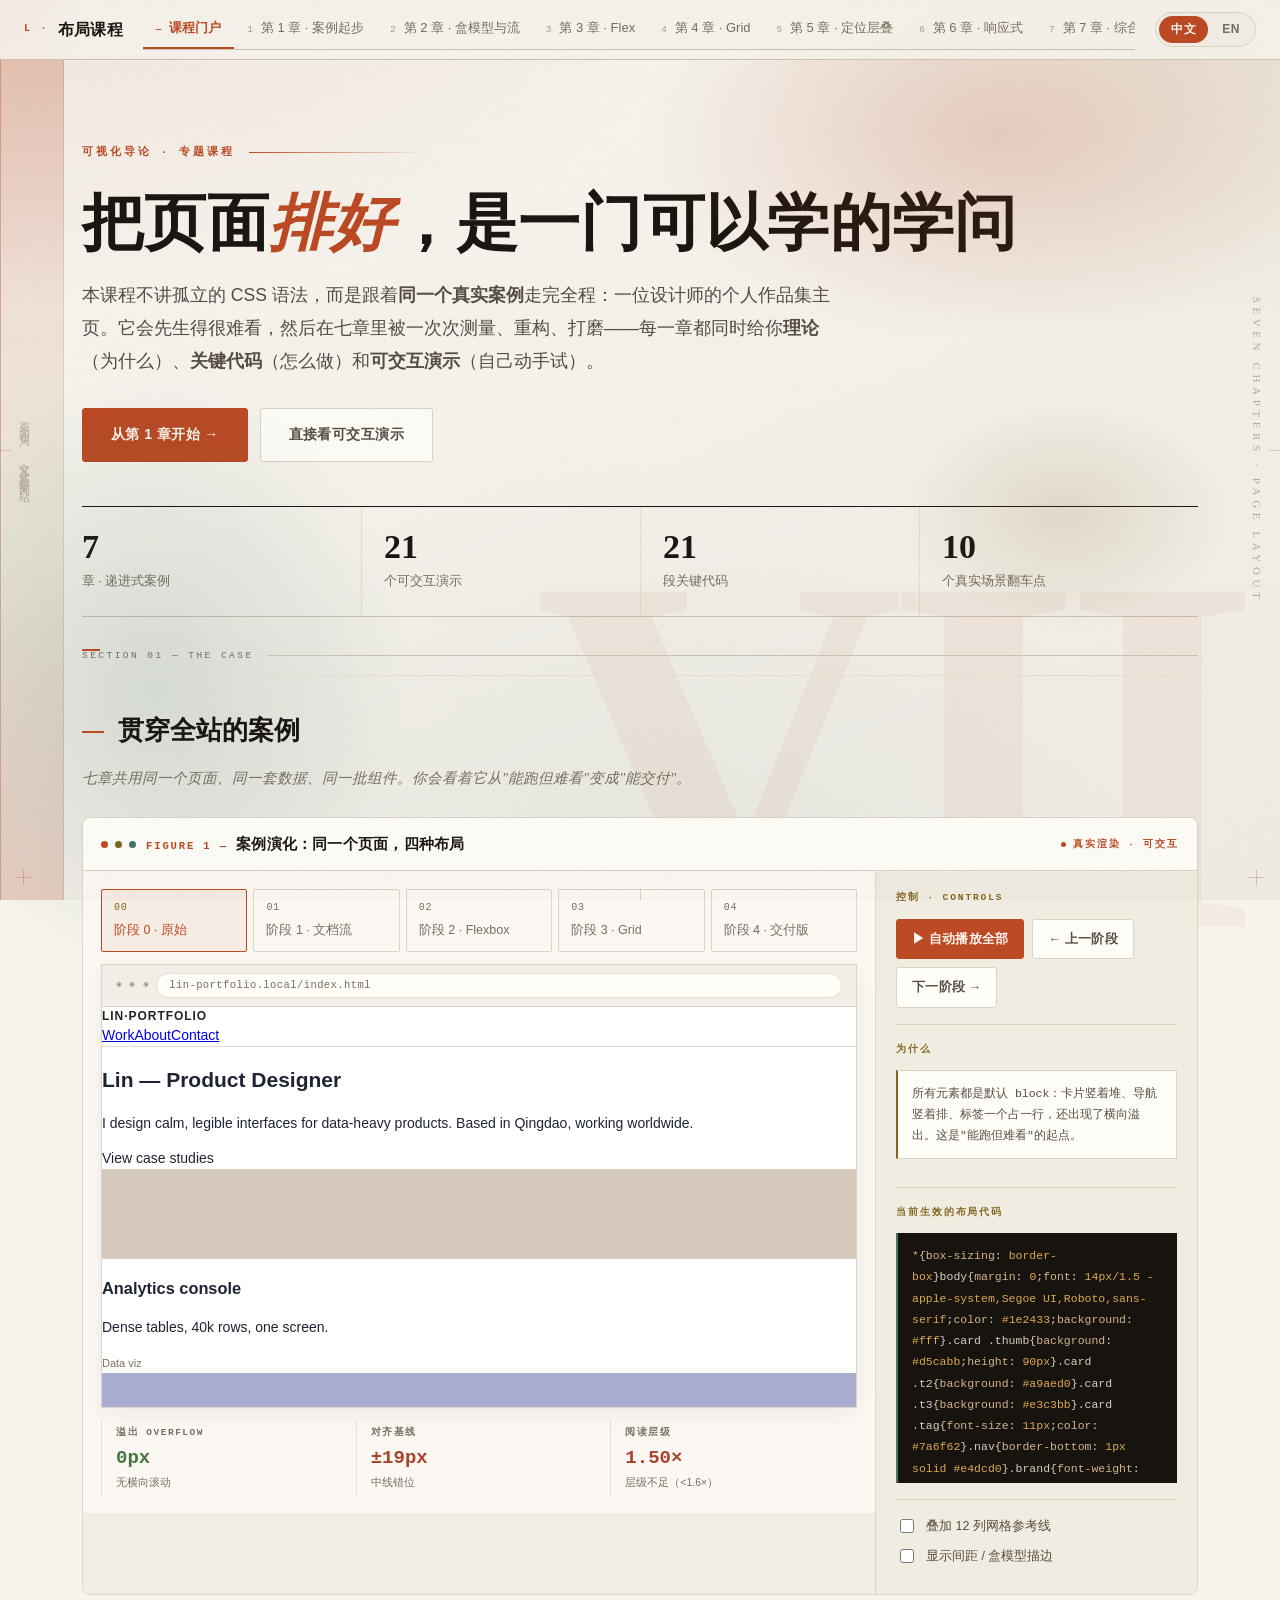
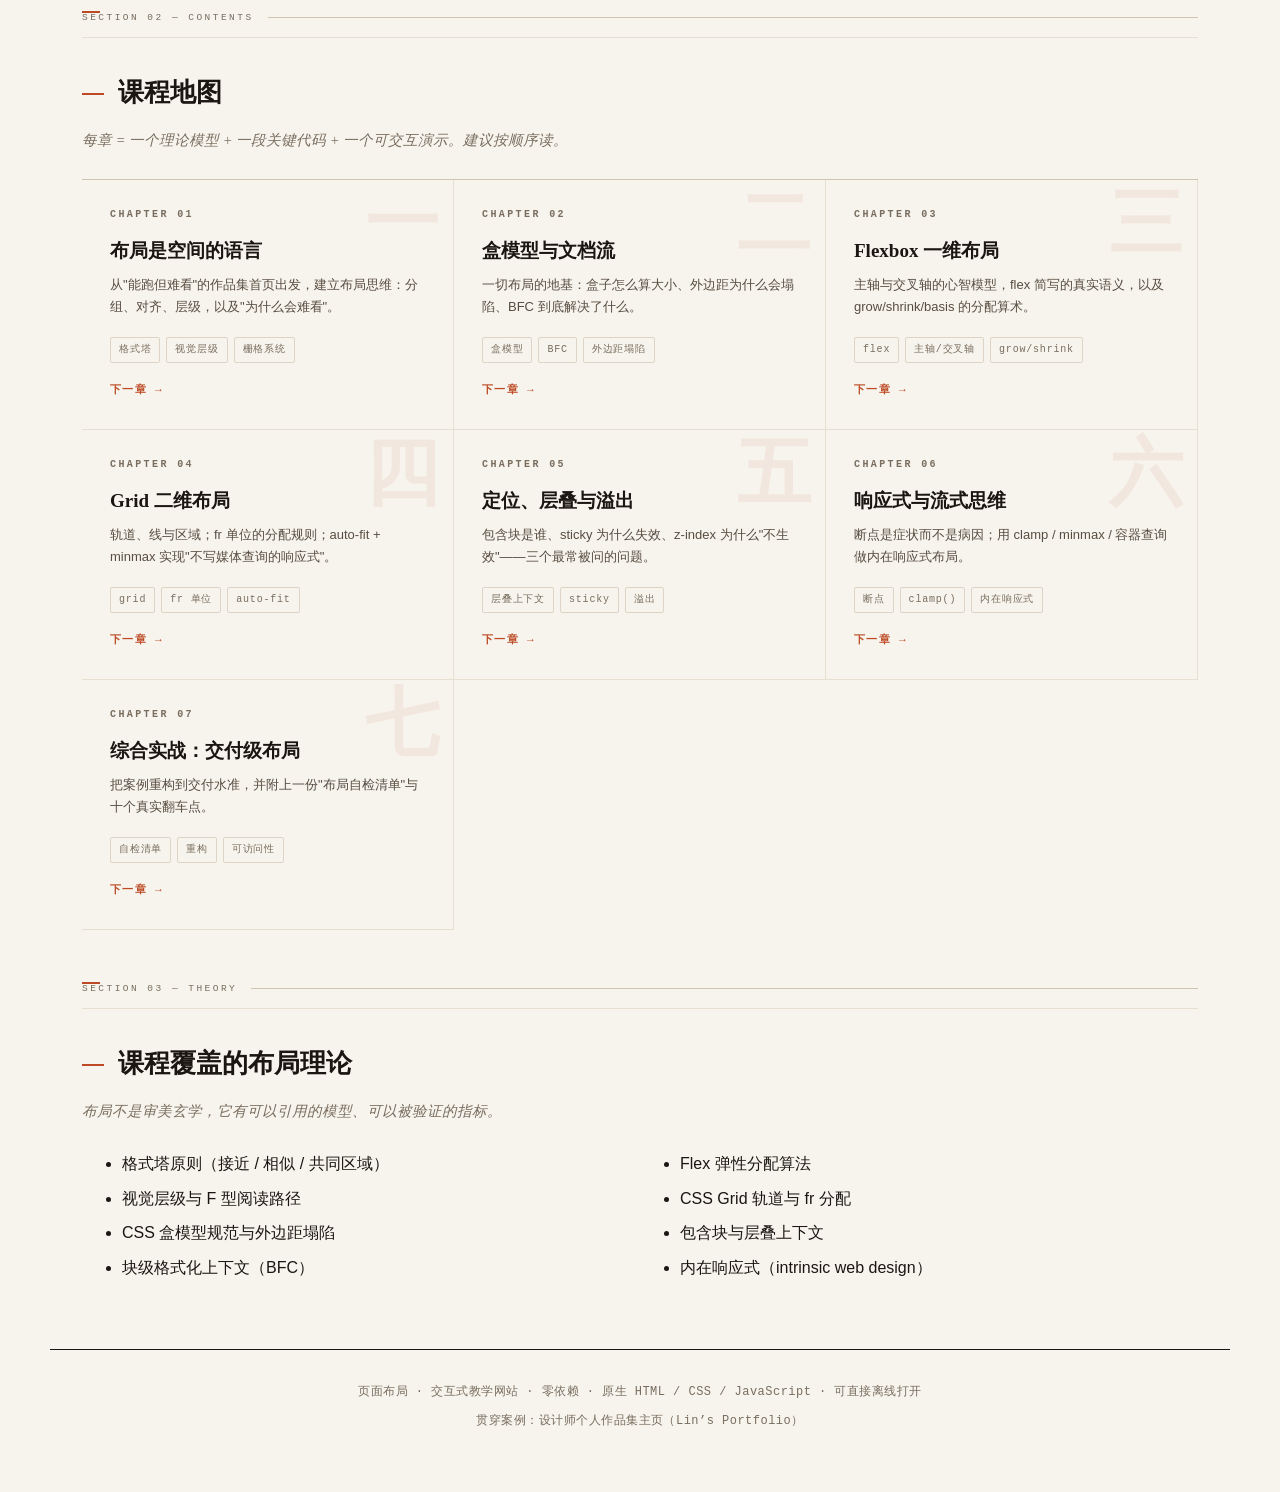
<file: index.html>
<!DOCTYPE html>
<html lang="zh-CN">
<head>
<meta charset="UTF-8" />
<meta name="viewport" content="width=device-width, initial-scale=1.0" />
<title>页面布局 · 交互式教学网站 / Page Layout · Interactive Course</title>
<meta name="description" content="中英双语页面布局课程：理论 + 关键代码 + 可交互演示" />
<link rel="icon" href="data:image/svg+xml,%3Csvg xmlns='http://www.w3.org/2000/svg' viewBox='0 0 64 64'%3E%3Crect width='64' height='64' fill='%23f7f4ed'/%3E%3Ctext x='32' y='45' font-family='Songti SC,Georgia,serif' font-size='44' font-weight='600' fill='%23bc4a24' text-anchor='middle'%3EL%3C/text%3E%3C/svg%3E" />
<link rel="stylesheet" href="./styles.css" />
<style>
  /* 门户页的版式记号：
     ① 段落起点一枚朱砂角标，位置对齐正文左边线
     ② 标题层用一条通栏细线把“页边”框出来
     不再绘制贯穿版面的竖线——它会与课程卡片、数据带的边线打架。 */
  .sheet { position: relative; padding-top: 4px; }
  .sheet::before {
    content: ""; position: absolute; left: 32px; top: 6px;
    width: 18px; height: 2px; background: var(--accent);
    pointer-events: none;
  }
  .sheet::after {
    content: ""; position: absolute; left: 32px; right: 32px; top: 32px;
    height: 1px; background: var(--line-soft); pointer-events: none;
  }
  @media (max-width: 900px) {
    .sheet::before { left: 20px; }
    .sheet::after { left: 20px; right: 20px; }
  }
  .folio-rule {
    display: flex; align-items: center; gap: 14px;
    font-family: var(--mono); font-size: 9.5px; letter-spacing: .26em;
    text-transform: uppercase; color: var(--tx-mute);
    margin: 0 0 18px;
  }
  .folio-rule::after { content: ""; flex: 1; height: 1px; background: var(--rule); }
  /* 门户页专用：案例演化时间轴 */
  .evo { display:grid; grid-template-columns:minmax(0,1fr) 300px; gap:16px; }
  @media (max-width:1080px){ .evo { grid-template-columns:minmax(0,1fr); } }
  .evo-stage { position:relative; }
  .timeline { display:flex; gap:6px; flex-wrap:wrap; margin-bottom:12px; }
  .timeline button {
    flex:1 1 100px; text-align:left; cursor:pointer;
    background:none; border:1px solid var(--line); color:var(--tx-mute);
    border-radius:2px; padding:9px 12px; font:inherit; font-size:12.5px;
    transition:.18s; position:relative;
  }
  .timeline button .st { display:block; font-family:var(--mono); font-size:10px;
    letter-spacing:.08em; color:var(--tx-mute); margin-bottom:2px; }
  .timeline button:hover { color:var(--tx); border-color:var(--accent); }
  .timeline button.on { background:rgba(188,74,36,.07);
    border-color:var(--accent); color:var(--accent); }
  .timeline button.on .st { color:var(--gold); }
  .scoreboard { display:flex; gap:8px; flex-wrap:wrap; margin-top:12px; }
  .score { flex:1 1 130px; background:none; border:0; border-left:1px solid var(--line-soft);
    border-radius:0; padding:4px 14px; }
  .score .lbl { font-family:var(--mono); font-size:9.5px; letter-spacing:.16em;
    text-transform:uppercase; color:var(--tx-mute); font-weight:700; }
  .score .num { font-family:var(--mono); font-size:19px; font-weight:700; }
  .score .num.ok { color:var(--ok); } .score .num.bad { color:var(--bad); }
  .score .num.mid { color:var(--warn); }
  .score .st { font-size:10.5px; color:var(--tx-mute); line-height:1.5; }
</style>
</head>
<body>
<div class="edge-band" aria-hidden="true"></div>
<span class="portal-numeral" aria-hidden="true">VII</span>
<div class="bg-field bg-field--a" aria-hidden="true"></div>
<div class="bg-field bg-field--b" aria-hidden="true"></div>
<div class="bg-field bg-field--c" aria-hidden="true"></div>
<div class="regmark" aria-hidden="true"><i></i><i></i><i></i><i></i><i></i><i></i><i></i><i></i><i></i><i></i><i></i><i></i></div>
<span class="margin-mark" aria-hidden="true">页面布局 · 交互式教学网站</span>
<span class="margin-mark margin-mark--right" aria-hidden="true">SEVEN CHAPTERS · PAGE LAYOUT</span>

<!-- ============ 顶栏 ============ -->
<nav class="course-topbar" data-current="0">
  <a class="brand" href="./index.html">
    <span class="logo-dot">L</span>
    <span data-i18n="nav.home">布局课程</span>
  </a>
  <ul class="tabs">
    <li><a href="./index.html" data-ch="0" data-i18n="common.portal">课程门户</a></li>
    <li><a href="./lesson-01/index.html" data-ch="1" data-i18n="nav.ch1">第 1 章 · 案例起步</a></li>
    <li><a href="./lesson-02/index.html" data-ch="2" data-i18n="nav.ch2">第 2 章 · 盒模型与流</a></li>
    <li><a href="./lesson-03/index.html" data-ch="3" data-i18n="nav.ch3">第 3 章 · Flex</a></li>
    <li><a href="./lesson-04/index.html" data-ch="4" data-i18n="nav.ch4">第 4 章 · Grid</a></li>
    <li><a href="./lesson-05/index.html" data-ch="5" data-i18n="nav.ch5">第 5 章 · 定位层叠</a></li>
    <li><a href="./lesson-06/index.html" data-ch="6" data-i18n="nav.ch6">第 6 章 · 响应式</a></li>
    <li><a href="./lesson-07/index.html" data-ch="7" data-i18n="nav.ch7">第 7 章 · 综合实战</a></li>
  </ul>
  <div class="lang-switch">
    <button data-set-lang="zh-CN" class="active">中文</button>
    <button data-set-lang="en-US">EN</button>
  </div>
</nav>

<!-- ============ Hero ============ -->
<header class="portal-hero">
  <span class="eyebrow" data-i18n="portal.eyebrow">可视化导论 · 专题课程</span>
  <h1>
    <span data-lang="zh-CN">把页面<em class="grad">排好</em>，是一门可以学的学问</span>
    <span data-lang="en-US" hidden>Making a page <em class="grad">make sense</em> is a skill you can learn</span>
  </h1>
  <p class="lead" data-i18n-html="portal.lead"></p>

  <div class="hero-actions">
    <a class="btn btn-lg primary" href="./lesson-01/index.html" data-i18n="portal.cta.start">从第 1 章开始 →</a>
    <a class="btn btn-lg" href="#live" data-i18n="portal.cta.jump">直接看可交互演示</a>
  </div>

  <div class="portal-stats">
    <div class="stat"><b>7</b><span data-i18n="portal.stat1">章 · 递进式案例</span></div>
    <div class="stat"><b>21</b><span data-i18n="portal.stat2">个可交互演示</span></div>
    <div class="stat"><b>21</b><span data-i18n="portal.stat3">段关键代码</span></div>
    <div class="stat"><b>10</b><span data-i18n="portal.stat4">个真实场景翻车点</span></div>
  </div>
</header>

<!-- ============ 案例介绍 ============ -->
<section class="portal-section sheet">
  <p class="folio-rule">Section 01 — The Case</p>
  <h2 data-i18n="portal.case.h">贯穿全站的案例</h2>
  <p class="section-sub" data-i18n="portal.case.sub"></p>

  <div id="live" class="demo-stage">
    <div class="demo-stage-head">
      <span class="dot"></span>
      <span class="demo-name" data-i18n="evo.title"></span>
      <span class="demo-live" data-i18n="evo.live"></span>
    </div>
    <div class="demo-body">
      <div class="demo-canvas">
        <div class="timeline" id="evoTimeline"></div>
        <div class="demo-frame-wrap evo-stage">
          <div class="frame-bar">
            <span>◉</span><span>◉</span><span>◉</span>
            <span class="url" id="evoUrl">lin-portfolio.local/index.html</span>
          </div>
          <iframe id="evoFrame" class="demo-frame" title="portfolio layout evolution"
                  style="height:400px"></iframe>
        </div>
        <div class="scoreboard">
          <div class="score"><div class="lbl" data-i18n="evo.m1"></div>
            <div class="num bad" id="evoScore1">—</div><div class="st" id="evoSt1"></div></div>
          <div class="score"><div class="lbl" data-i18n="evo.m2"></div>
            <div class="num bad" id="evoScore2">—</div><div class="st" id="evoSt2"></div></div>
          <div class="score"><div class="lbl" data-i18n="evo.m3"></div>
            <div class="num bad" id="evoScore3">—</div><div class="st" id="evoSt3"></div></div>
        </div>
      </div>
      <aside class="demo-controls">
        <div class="group">
          <h5 data-i18n="evo.ctl"></h5>
          <div class="demo-actions">
            <button class="primary" id="evoPlay" data-i18n="evo.play"></button>
            <button id="evoPrev" data-i18n="evo.prev"></button>
            <button id="evoNext" data-i18n="evo.next"></button>
          </div>
        </div>
        <div class="group">
          <h5 data-i18n="evo.why"></h5>
          <p class="measure" id="evoWhy" style="white-space:normal"></p>
        </div>
        <div class="group">
          <h5 data-i18n="evo.css"></h5>
          <div class="live-css" id="evoCss"></div>
        </div>
        <div class="group">
          <label class="chk"><input type="checkbox" id="evoGrid" />
            <span data-i18n="evo.overlay"></span></label>
          <label class="chk"><input type="checkbox" id="evoSpacing" />
            <span data-i18n="evo.spacing"></span></label>
        </div>
      </aside>
    </div>
  </div>
</section>

<!-- ============ 课程地图 ============ -->
<section class="portal-section sheet">
  <p class="folio-rule">Section 02 — Contents</p>
  <h2 data-i18n="portal.map.h">课程地图</h2>
  <p class="section-sub" data-i18n="portal.map.sub"></p>

  <div class="lesson-grid">
    <a class="lesson-card" href="./lesson-01/index.html">
      <span class="big-num" aria-hidden="true">一</span>
      <div class="idx">CHAPTER 01</div>
      <h3 data-i18n="portal.l1.t"></h3>
      <div class="desc" data-i18n="portal.l1.d"></div>
      <div class="tags"><span data-i18n="tag.gestalt"></span><span data-i18n="tag.hierarchy"></span><span data-i18n="tag.grid-system"></span></div>
      <div class="go" data-i18n="common.next"></div>
    </a>
    <a class="lesson-card" href="./lesson-02/index.html">
      <span class="big-num" aria-hidden="true">二</span>
      <div class="idx">CHAPTER 02</div>
      <h3 data-i18n="portal.l2.t"></h3>
      <div class="desc" data-i18n="portal.l2.d"></div>
      <div class="tags"><span data-i18n="tag.boxmodel"></span><span data-i18n="tag.bfc"></span><span data-i18n="tag.margin"></span></div>
      <div class="go" data-i18n="common.next"></div>
    </a>
    <a class="lesson-card" href="./lesson-03/index.html">
      <span class="big-num" aria-hidden="true">三</span>
      <div class="idx">CHAPTER 03</div>
      <h3 data-i18n="portal.l3.t"></h3>
      <div class="desc" data-i18n="portal.l3.d"></div>
      <div class="tags"><span data-i18n="tag.flex"></span><span data-i18n="tag.axis"></span><span data-i18n="tag.grow"></span></div>
      <div class="go" data-i18n="common.next"></div>
    </a>
    <a class="lesson-card" href="./lesson-04/index.html">
      <span class="big-num" aria-hidden="true">四</span>
      <div class="idx">CHAPTER 04</div>
      <h3 data-i18n="portal.l4.t"></h3>
      <div class="desc" data-i18n="portal.l4.d"></div>
      <div class="tags"><span data-i18n="tag.grid"></span><span data-i18n="tag.fr"></span><span data-i18n="tag.autofit"></span></div>
      <div class="go" data-i18n="common.next"></div>
    </a>
    <a class="lesson-card" href="./lesson-05/index.html">
      <span class="big-num" aria-hidden="true">五</span>
      <div class="idx">CHAPTER 05</div>
      <h3 data-i18n="portal.l5.t"></h3>
      <div class="desc" data-i18n="portal.l5.d"></div>
      <div class="tags"><span data-i18n="tag.stack"></span><span data-i18n="tag.sticky"></span><span data-i18n="tag.overflow"></span></div>
      <div class="go" data-i18n="common.next"></div>
    </a>
    <a class="lesson-card" href="./lesson-06/index.html">
      <span class="big-num" aria-hidden="true">六</span>
      <div class="idx">CHAPTER 06</div>
      <h3 data-i18n="portal.l6.t"></h3>
      <div class="desc" data-i18n="portal.l6.d"></div>
      <div class="tags"><span data-i18n="tag.breakpoint"></span><span data-i18n="tag.clamp"></span><span data-i18n="tag.intrinsic"></span></div>
      <div class="go" data-i18n="common.next"></div>
    </a>
    <a class="lesson-card" href="./lesson-07/index.html">
      <span class="big-num" aria-hidden="true">七</span>
      <div class="idx">CHAPTER 07</div>
      <h3 data-i18n="portal.l7.t"></h3>
      <div class="desc" data-i18n="portal.l7.d"></div>
      <div class="tags"><span data-i18n="tag.checklist"></span><span data-i18n="tag.refactor"></span><span data-i18n="tag.a11y"></span></div>
      <div class="go" data-i18n="common.next"></div>
    </a>
  </div>
</section>

<!-- ============ 理论覆盖 ============ -->
<section class="portal-section sheet">
  <p class="folio-rule">Section 03 — Theory</p>
  <h2 data-i18n="portal.theory.h">课程覆盖的布局理论</h2>
  <p class="section-sub" data-i18n="portal.theory.sub"></p>
  <ul class="mini-list">
    <li data-i18n="portal.th1"></li>
    <li data-i18n="portal.th2"></li>
    <li data-i18n="portal.th3"></li>
    <li data-i18n="portal.th4"></li>
    <li data-i18n="portal.th5"></li>
    <li data-i18n="portal.th6"></li>
    <li data-i18n="portal.th7"></li>
    <li data-i18n="portal.th8"></li>
  </ul>
</section>

<footer class="portal-footer">
  <p data-i18n="portal.footer"></p>
  <p data-i18n="footer.case"></p>
</footer>

<script src="./i18n.js"></script>
<script src="./extra-content.js"></script>
<script src="./site.js"></script>
<script src="./demos.js"></script>
<script>
/* ============================================================
   门户页：案例演化时间轴（真实 iframe + 真实 CSS 逐步升级）
   ============================================================ */
(function () {
  'use strict';


  /* ---------- 案例页面的公共 HTML（iframe 内真实 DOM） ---------- */
  var CASE_HTML =
    '<body>' +
      '<header class="nav"><div class="brand">LIN·PORTFOLIO</div>' +
        '<nav><a href="#">Work</a><a href="#">About</a><a href="#">Contact</a></nav>' +
      '</header>' +
      '<main>' +
        '<section class="hero">' +
          '<h1>Lin — Product Designer</h1>' +
          '<p>I design calm, legible interfaces for data-heavy products. Based in Qingdao, working worldwide.</p>' +
          '<span class="cta">View case studies</span>' +
        '</section>' +
        '<section class="cards">' +
          '<article class="card"><div class="thumb t1"></div><h3>Analytics console</h3><p>Dense tables, 40k rows, one screen.</p><span class="tag">Data viz</span></article>' +
          '<article class="card"><div class="thumb t2"></div><h3>Clinical timeline</h3><p>Time-series UI for ICU handover.</p><span class="tag">Healthcare</span></article>' +
          '<article class="card"><div class="thumb t3"></div><h3>Reading app</h3><p>Typography-first long-form reader.</p><span class="tag">Editorial</span></article>' +
        '</section>' +
      '</main>' +
      '<footer class="foot">© 2026 Lin · Built with plain CSS</footer>' +
    '</body>';

  /* ---------- 每个阶段的 CSS（真实生效） ---------- */
  var BASE_CSS =
    '*{box-sizing:border-box}' +
    'body{margin:0;font:14px/1.5 -apple-system,Segoe UI,Roboto,sans-serif;color:#1e2433;background:#fff}' +
    '.card .thumb{background:#d5cabb;height:90px}' +
    '.card .t2{background:#a9aed0}.card .t3{background:#e3c3bb}' +
    '.card .tag{font-size:11px;color:#7a6f62}' +
    '.nav{border-bottom:1px solid #e4dcd0}' +
    '.brand{font-weight:800;letter-spacing:.08em;font-size:12px;color:#2a2220}';

  var STAGES = [
    /* 0 原始：几乎不加布局 CSS */
    { css: BASE_CSS },
    /* 1 文档流 + 居中 */
    { css: BASE_CSS +
      'body{font-size:15px;line-height:1.65;padding:0 20px}' +
      '.nav,.hero,.cards,.foot{max-width:860px;margin:0 auto}' +
      '.nav{padding:14px 0;border-bottom:1px solid #e4dcd0}' +
      '.nav a{margin-right:14px;color:#5a5045;text-decoration:none;font-size:13px}' +
      '.hero{padding:48px 0 32px}' +
      '.hero h1{font-size:34px;line-height:1.15;margin:0 0 12px;letter-spacing:-.02em}' +
      '.hero p{font-size:16px;color:#5a5045;max-width:52ch;margin:0 0 20px}' +
      '.cta{display:inline-block;background:#2a2220;color:#fff;padding:10px 20px;border-radius:8px;font-size:14px}' +
      '.card{border:1px solid #e4dcd0;border-radius:12px;padding:14px;margin-bottom:16px}' +
      '.foot{padding:24px 0;border-top:1px solid #e4dcd0;color:#a1958a;font-size:12px}' },
    /* 2 Flex */
    { css: BASE_CSS +
      'body{font-size:15px;line-height:1.65;padding:0 20px}' +
      '.nav{display:flex;align-items:center;justify-content:space-between;padding:14px 0}' +
      '.nav a{margin-left:16px;color:#5a5045;text-decoration:none;font-size:13px}' +
      'main,.nav,.foot{max-width:900px;margin:0 auto}' +
      '.hero{padding:48px 0 32px}' +
      '.hero h1{font-size:34px;line-height:1.15;margin:0 0 12px;letter-spacing:-.02em}' +
      '.hero p{font-size:16px;color:#5a5045;max-width:52ch;margin:0 0 20px}' +
      '.cta{display:inline-block;background:#2a2220;color:#fff;padding:10px 20px;border-radius:8px}' +
      '.cards{display:flex;flex-wrap:wrap;gap:16px;padding-bottom:32px}' +
      '.card{flex:1 1 240px;display:flex;flex-direction:column;border:1px solid #e4dcd0;border-radius:12px;padding:14px}' +
      '.card .tag{margin-top:auto;padding-top:10px}' +
      '.foot{padding:24px 0;border-top:1px solid #e4dcd0;color:#a1958a;font-size:12px}' },
    /* 3 Grid */
    { css: BASE_CSS +
      'body{font-size:15px;line-height:1.65;padding:0 20px}' +
      '.nav{display:flex;align-items:center;justify-content:space-between;padding:14px 0}' +
      '.nav a{margin-left:16px;color:#5a5045;text-decoration:none;font-size:13px}' +
      'main,.nav,.foot{max-width:980px;margin:0 auto}' +
      '.hero{display:grid;grid-template-columns:7fr 5fr;gap:28px;align-items:center;padding:52px 0 40px}' +
      '.hero h1{font-size:36px;line-height:1.12;margin:0 0 12px;letter-spacing:-.02em;grid-column:1}' +
      '.hero p{font-size:16px;color:#5a5045;margin:0 0 20px;grid-column:1}' +
      '.hero .cta{grid-column:1;justify-self:start;display:inline-block;background:#2a2220;color:#fff;padding:10px 20px;border-radius:8px}' +
      '.cards{display:grid;grid-template-columns:repeat(auto-fit,minmax(220px,1fr));gap:16px;padding-bottom:36px}' +
      '.card{display:grid;grid-template-rows:auto auto 1fr auto;border:1px solid #e4dcd0;border-radius:12px;padding:14px}' +
      '.card h3{margin:10px 0 4px;font-size:15px}.card p{margin:0;color:#7a6f62;font-size:13px}' +
      '.foot{padding:24px 0;border-top:1px solid #e4dcd0;color:#a1958a;font-size:12px}' },
    /* 4 交付版 */
    { css: BASE_CSS +
      'html{scroll-behavior:smooth}' +
      'body{font-size:clamp(14px,1.1vw,16px);line-height:1.65;padding:0 20px}' +
      '.nav{position:sticky;top:0;z-index:10;background:rgba(255,255,255,.86);backdrop-filter:blur(10px);' +
        'display:flex;align-items:center;justify-content:space-between;padding:14px 0}' +
      '.nav a{margin-left:18px;color:#5a5045;text-decoration:none;font-size:13px;padding:4px 2px;' +
        'border-bottom:2px solid transparent}' +
      '.nav a:hover,.nav a:focus-visible{border-bottom-color:#2a2220;color:#2a2220;outline:none}' +
      'main,.nav,.foot{max-width:1040px;margin:0 auto}' +
      '.hero{display:grid;grid-template-columns:repeat(12,1fr);gap:20px;align-items:center;padding:56px 0 44px}' +
      '.hero h1{grid-column:1/8;font-size:clamp(28px,4.2vw,44px);line-height:1.1;margin:0 0 14px;letter-spacing:-.025em}' +
      '.hero p{grid-column:1/7;font-size:clamp(14px,1.3vw,17px);color:#5a5045;margin:0 0 22px}' +
      '.hero .cta{grid-column:1/4;justify-self:start;display:inline-block;background:#2a2220;color:#fff;' +
        'padding:12px 22px;border-radius:9px;box-shadow:0 6px 18px rgba(15,23,42,.18)}' +
      '.cards{display:grid;grid-template-columns:repeat(auto-fit,minmax(240px,1fr));gap:20px;padding-bottom:44px}' +
      '.card{display:grid;grid-template-rows:auto auto 1fr auto;border:1px solid #e4dcd0;border-radius:14px;' +
        'padding:16px;transition:transform .2s,box-shadow .2s}' +
      '.card:hover{transform:translateY(-3px);box-shadow:0 12px 26px rgba(15,23,42,.1)}' +
      '.card .thumb{border-radius:9px}' +
      '.card h3{margin:12px 0 4px;font-size:15px;letter-spacing:-.01em}' +
      '.card p{margin:0;color:#7a6f62;font-size:13px}' +
      '.card .tag{margin-top:12px;padding-top:10px;border-top:1px dashed #e4dcd0}' +
      '.foot{padding:26px 0;border-top:1px solid #e4dcd0;color:#a1958a;font-size:12px}' +
      '@media(max-width:640px){.hero h1,.hero p,.hero .cta{grid-column:1/-1}.hero{padding:36px 0 28px}}' }
  ];

  /* ---------- 参考线 / 描边覆盖层 ---------- */
  var OVERLAY_GRID =
    'body::before{content:"";position:fixed;inset:0;z-index:99;pointer-events:none;' +
    'max-width:1040px;margin:0 auto;' +
    'background:repeating-linear-gradient(to right,' +
    'rgba(79,91,138,.14) 0,rgba(79,91,138,.14) calc((100% - 220px)/12),' +
    'transparent calc((100% - 220px)/12),transparent calc((100% - 220px)/12 + 20px))}';

  var OVERLAY_SPACING =
    '*{outline:1px solid rgba(196,85,63,.4)!important}' +
    '.hero,.cards,.nav,.foot{outline:1px dashed rgba(79,91,138,.85)!important;background:rgba(79,91,138,.05)!important}' +
    '.card,.cta{outline:1px solid rgba(79,129,117,.85)!important;background:rgba(79,129,117,.06)!important}';

  var frame = document.getElementById('evoFrame');
  var cssBox = document.getElementById('evoCss');
  var whyBox = document.getElementById('evoWhy');
  var timeline = document.getElementById('evoTimeline');
  var gridChk = document.getElementById('evoGrid');
  var spaceChk = document.getElementById('evoSpacing');
  var stage = 0, timer = null;

  /* 生成时间轴按钮 */
  /* 阶段名的 i18n key 用静态表，便于 tools/check.mjs 静态校验 */
  var STAGE_KEYS = ['evo.s0', 'evo.s1', 'evo.s2', 'evo.s3', 'evo.s4'];

  STAGES.forEach(function (s, i) {
    var b = document.createElement('button');
    b.innerHTML = '<span class="st">' + String(i).padStart(2, '0') + '</span>' +
                  '<span data-i18n="' + STAGE_KEYS[i] + '"></span>';
    b.addEventListener('click', function () { stop(); setStage(i); });
    timeline.appendChild(b);
  });

  function render() {
    var css = STAGES[stage].css;
    if (gridChk.checked) css += OVERLAY_GRID;
    if (spaceChk.checked) css += OVERLAY_SPACING;
    var doc = '<!DOCTYPE html><html><head><meta charset="utf-8"><style>' + css + '</style></head>' +
              CASE_HTML + '</html>';
    frame.srcdoc = doc;
    cssBox.innerHTML = window.LAYOUT_DEMOS
      ? window.LAYOUT_DEMOS.hlCSS(STAGES[stage].css)
      : STAGES[stage].css;
  }

  function setStage(i) {
    stage = Math.max(0, Math.min(STAGES.length - 1, i));
    timeline.querySelectorAll('button').forEach(function (b, k) {
      b.classList.toggle('on', k === stage);
    });
    whyBox.setAttribute('data-i18n', 'evo.w' + stage);
    whyBox.textContent = (window.I18N && window.I18N.t('evo.w' + stage)) || '';
    updateScores();
    render();
  }

  /* 三个客观指标：直接测量 iframe 内真实 DOM */
  function updateScores() {
    var d = frame.contentDocument;
    var s1 = document.getElementById('evoScore1');
    var s2 = document.getElementById('evoScore2');
    var s3 = document.getElementById('evoScore3');
    var st1 = document.getElementById('evoSt1');
    var st2 = document.getElementById('evoSt2');
    var st3 = document.getElementById('evoSt3');
    if (!d || !d.body) return;

    /* ① 横向溢出 */
    var over = d.documentElement.scrollWidth - d.documentElement.clientWidth;
    s1.textContent = over > 1 ? '+' + over + 'px' : '0px';
    s1.className = 'num ' + (over > 1 ? 'bad' : 'ok');
    st1.textContent = t(over > 1 ? 'evo.st.over.bad' : 'evo.st.over.ok');

    /* ② 顶栏中线对齐：品牌与导航项中线差值 */
    var links = d.querySelectorAll('.nav a');
    var brand = d.querySelector('.brand');
    var spread = 0;
    if (links.length && brand) {
      var centers = Array.prototype.map.call(links, function (a) {
        var r = a.getBoundingClientRect(); return r.top + r.height / 2;
      });
      var br = brand.getBoundingClientRect();
      centers.push(br.top + br.height / 2);
      spread = Math.round(Math.max.apply(null, centers) - Math.min.apply(null, centers));
    }
    s2.textContent = spread <= 2 ? 'aligned' : '±' + spread + 'px';
    s2.className = 'num ' + (spread <= 2 ? 'ok' : 'bad');
    st2.textContent = t(spread <= 2 ? 'evo.st.al.ok' : 'evo.st.al.bad');

    /* ③ 层级比：h1 字号 / 正文行高 */
    var h1 = d.querySelector('.hero h1');
    var p = d.querySelector('.hero p');
    if (h1 && p) {
      var hf = parseFloat(d.defaultView.getComputedStyle(h1).fontSize);
      var pf = parseFloat(d.defaultView.getComputedStyle(p).fontSize);
      var ratio = pf ? hf / pf : 1;
      s3.textContent = ratio.toFixed(2) + '×';
      var cls = ratio >= 2 ? 'ok' : ratio >= 1.6 ? 'mid' : 'bad';
      s3.className = 'num ' + cls;
      st3.textContent = t('evo.st.hi.' + cls);
    }
  }

  function stop() { if (timer) { clearInterval(timer); timer = null; document.getElementById('evoPlay').textContent = t('evo.play'); } }
  function t(k) { return (window.I18N && window.I18N.t(k)) || k; }

  document.getElementById('evoPrev').addEventListener('click', function () { stop(); setStage(stage - 1); });
  document.getElementById('evoNext').addEventListener('click', function () { stop(); setStage(stage + 1); });
  document.getElementById('evoPlay').addEventListener('click', function () {
    if (timer) { stop(); return; }
    setStage(0);
    document.getElementById('evoPlay').textContent = '⏸ ' + t('evo.live');
    timer = setInterval(function () {
      if (stage >= STAGES.length - 1) { stop(); return; }
      setStage(stage + 1);
    }, 2200);
  });
  gridChk.addEventListener('change', render);
  spaceChk.addEventListener('change', render);
  frame.addEventListener('load', updateScores);

  /* 浏览器标题跟随语言 */
  function syncTitle() {
    var k = 'doc.portal';
    var v = (window.I18N && window.I18N.translate)
      ? window.I18N.translate(k) : null;
    if (v) document.title = v;
  }
  syncTitle();

  document.addEventListener('langchange', function () {
    syncTitle();
    whyBox.textContent = t('evo.w' + stage);
    if (!timer) document.getElementById('evoPlay').textContent = t('evo.play');
    updateScores();
  });

  setStage(0);
})();
</script>
</body>
</html>
</file>
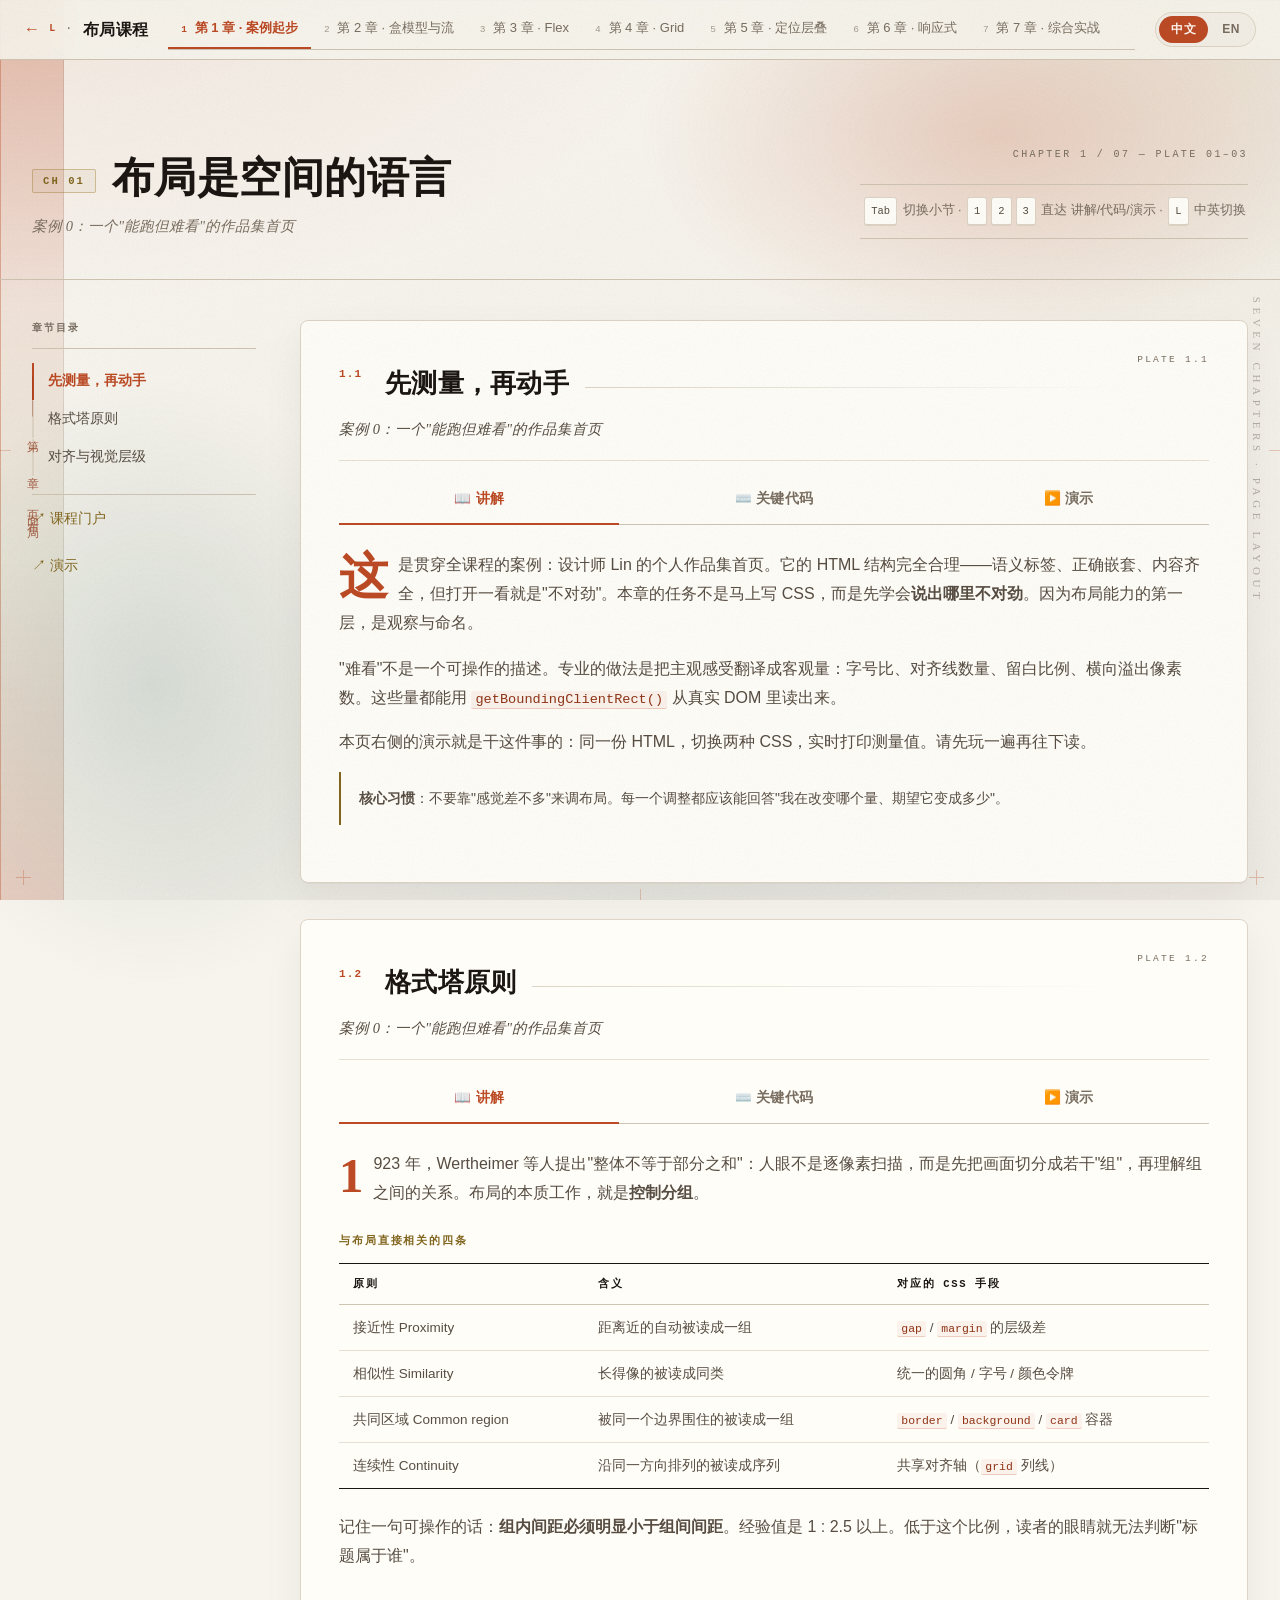
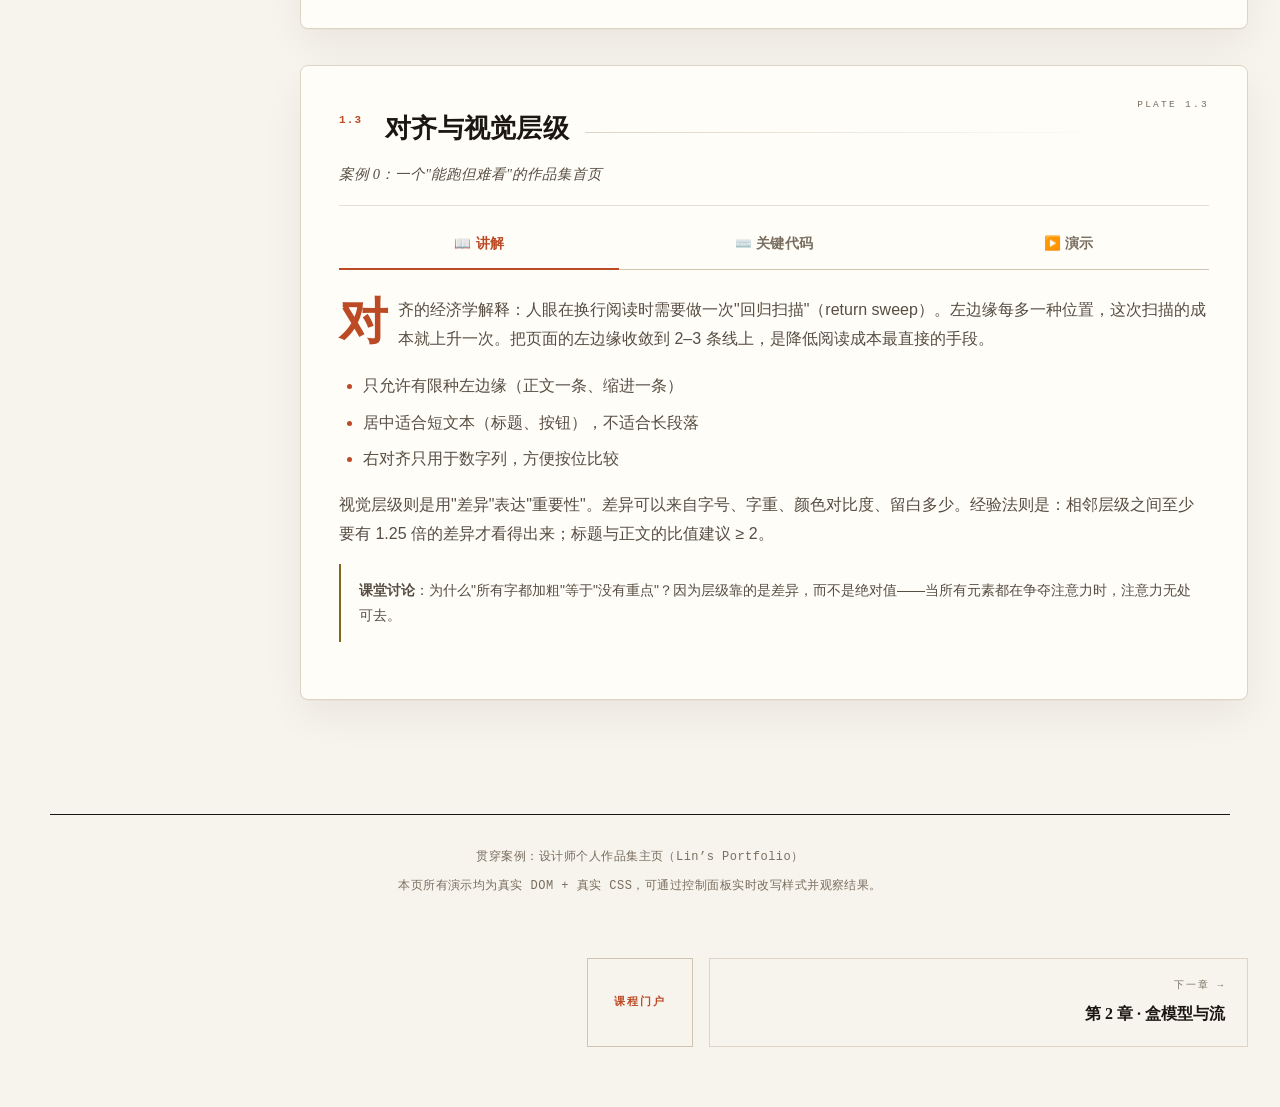
<file: lesson-01/index.html>
<!DOCTYPE html>
<html lang="zh-CN">
<head>
<meta charset="UTF-8" />
<meta name="viewport" content="width=device-width, initial-scale=1.0" />
<title>第 1 章 · 页面布局 / Chapter 1 · Page Layout</title>
<script>
/* 标题跟随语言：
   ① 首屏从 URL 的 ?lang= 读取（localStorage 在 file:// 下不跨页面持久化）
   ② 之后由 langchange 事件驱动，按 L 键或点语言开关也会同步更新 */
(function () {
  var CH = 1;
  function setTitle(lang) {
    document.title = (lang === 'en-US' || lang === 'en')
      ? 'Chapter ' + CH + ' · Page Layout'
      : '第 ' + CH + ' 章 · 页面布局';
  }
  try {
    var m = /[?&]lang=([^&#]+)/.exec(location.search);
    var v = m ? decodeURIComponent(m[1]).toLowerCase() : '';
    if (v) setTitle(v.indexOf('en') === 0 ? 'en-US' : 'zh-CN');
  } catch (e) {}
  document.addEventListener('langchange', function (ev) {
    setTitle(ev.detail && ev.detail.lang);
  });
})();
</script>
<link rel="icon" href="data:image/svg+xml,%3Csvg xmlns='http://www.w3.org/2000/svg' viewBox='0 0 64 64'%3E%3Crect width='64' height='64' fill='%23f7f4ed'/%3E%3Ctext x='32' y='45' font-family='Songti SC,Georgia,serif' font-size='44' font-weight='600' fill='%23bc4a24' text-anchor='middle'%3EL%3C/text%3E%3C/svg%3E" />
<link rel="stylesheet" href="../styles.css" />
</head>
<body>
<div class="edge-band" data-tone="1" aria-hidden="true"></div>
<span class="edge-label" aria-hidden="true">第 1 章 · 页面布局</span>
<div class="bg-field bg-field--a" aria-hidden="true"></div>
<div class="bg-field bg-field--b" aria-hidden="true"></div>
<div class="bg-field bg-field--c" aria-hidden="true"></div>
<div class="regmark" aria-hidden="true"><i></i><i></i><i></i><i></i><i></i><i></i><i></i><i></i><i></i><i></i><i></i><i></i></div>
<span class="margin-mark margin-mark--right" aria-hidden="true">SEVEN CHAPTERS · PAGE LAYOUT</span>

<!-- ============ 顶栏 ============ -->
<nav class="course-topbar" data-current="1">
  <a class="brand" href="../index.html">
    <span class="back">←</span><span class="logo-dot">L</span>
    <span data-i18n="nav.home"></span>
  </a>
  <ul class="tabs">
    <li><a href="../lesson-01/index.html" data-ch="1" data-i18n="nav.ch1"></a></li>
    <li><a href="../lesson-02/index.html" data-ch="2" data-i18n="nav.ch2"></a></li>
    <li><a href="../lesson-03/index.html" data-ch="3" data-i18n="nav.ch3"></a></li>
    <li><a href="../lesson-04/index.html" data-ch="4" data-i18n="nav.ch4"></a></li>
    <li><a href="../lesson-05/index.html" data-ch="5" data-i18n="nav.ch5"></a></li>
    <li><a href="../lesson-06/index.html" data-ch="6" data-i18n="nav.ch6"></a></li>
    <li><a href="../lesson-07/index.html" data-ch="7" data-i18n="nav.ch7"></a></li>
  </ul>
  <div class="lang-switch">
    <button data-set-lang="zh-CN" class="active">中文</button>
    <button data-set-lang="en-US">EN</button>
  </div>
</nav>

<!-- ============ 章节头 ============ -->
<header class="lesson-header" data-folio="Chapter 1 / 07 — Plate 01–03">
  <div>
    <h1><span class="chip">CH 01</span><span data-i18n="L1.title"></span></h1>
    <p class="subtitle" data-i18n="L1.subtitle"></p>
  </div>
  <div class="header-tip">
    <span class="kbd">Tab</span> <span data-i18n="tip.tab"></span> ·
    <span class="kbd">1</span><span class="kbd">2</span><span class="kbd">3</span>
    <span data-i18n="tip.tabs"></span> ·
    <span class="kbd">L</span> <span data-i18n="tip.lang"></span>
  </div>
</header>

<main class="lesson-main">
  <!-- 左侧章节目录 -->
  <aside class="chapter-nav">
    <h3 data-i18n="common.chapter"></h3>
    <ul>
        <li><a href="#ch-1-1" data-chapter="ch-1-1" class="active" data-i18n="L1.sec1.h"></a></li>
        <li><a href="#ch-1-2" data-chapter="ch-1-2" data-i18n="L1.sec2.h"></a></li>
        <li><a href="#ch-1-3" data-chapter="ch-1-3" data-i18n="L1.sec3.h"></a></li>
    </ul>
    <div class="nav-tip">
      <a href="../index.html">↗ <span data-i18n="common.portal"></span></a><br>
      <a href="../index.html#live">↗ <span data-i18n="common.demo"></span></a>
    </div>
  </aside>

  <!-- 章节内容 -->
  <section class="chapter-content">

      <!-- ============= 1.1 ============= -->
      <article class="chapter active" id="ch-1-1"
               data-plate="Plate 1.1">
        <h2><span class="num" data-i18n="L1.sec1.num"></span><span class="ttl" data-i18n="L1.sec1.h"></span></h2>
        <p class="chapter-subtitle" data-i18n="L1.subtitle"></p>

        <div class="tabs" data-tabs>
          <button class="tab-btn active" data-tab="explain" data-i18n="tab.explain"></button>
          <button class="tab-btn" data-tab="code" data-i18n="tab.code"></button>
          <button class="tab-btn" data-tab="demo" data-i18n="tab.demo"></button>
        </div>

        <div class="tab-panels">
          <!-- 讲解 -->
          <div class="tab-panel active" data-panel="explain">
              <p data-i18n-html="L1.intro.p"></p>
              <p data-i18n-html="L1.sec1.p1"></p>
              <p data-i18n-html="L1.sec1.p2"></p>
              <p class="note" data-i18n-html="L1.sec1.note"></p>
          </div>

          <!-- 关键代码 -->
          <div class="tab-panel" data-panel="code">
            <h3 data-i18n="L1.code1.t"></h3>
            <p class="code-purpose" data-i18n-html="L1.code1.p"></p>
            <pre><code class="lang-css">// 把“难看”翻译成四个可测量的数字
function auditLayout(root = document) {
  const box = (el) =&gt; el.getBoundingClientRect();

  // ① 横向溢出：&gt; 0 说明有东西顶破了容器
  const de = root.documentElement;
  const overflowX = de.scrollWidth - de.clientWidth;

  // ② 层级比：标题字号 ÷ 正文字号，建议 &gt;= 2
  const h1 = root.querySelector('h1');
  const p  = root.querySelector('p');
  const ratio = parseFloat(getComputedStyle(h1).fontSize)
              / parseFloat(getComputedStyle(p).fontSize);

  // ③ 对齐质量：左边缘有几种不同的 x 值
  const lefts = [...root.querySelectorAll('h1, p, .card')]
    .map(el =&gt; Math.round(box(el).left));
  const edges = new Set(lefts).size;

  // ④ 组内 vs 组间间距：比例低于 2.5 就会分组错乱
  const cards = [...root.querySelectorAll('.card')];
  const outer = cards.length &gt; 1
    ? box(cards[1]).top - box(cards[0]).bottom : 0;
  const inner = box(cards[0].querySelector('p')).top
              - box(cards[0].querySelector('h3')).bottom;

  return { overflowX, ratio: +ratio.toFixed(2), edges,
           spacingRatio: inner &gt; 0 ? +(outer / inner).toFixed(2) : null };
}

// 在控制台里随时调用：auditLayout()
// → { overflowX: 0, ratio: 2.13, edges: 3, spacingRatio: 3.25 }</code></pre>
            <p class="key-point" data-i18n-html="L1.code1.k"></p>
          </div>

          <!-- 演示 -->
          <div class="tab-panel" data-panel="demo">
            <p class="demo-hint" data-i18n="L1.demo1.hint"></p>
            <div class="demo-mount" data-demo="d1-case"></div>
          </div>
        </div>
      </article>
      <!-- ============= 1.2 ============= -->
      <article class="chapter" id="ch-1-2"
               data-plate="Plate 1.2">
        <h2><span class="num" data-i18n="L1.sec2.num"></span><span class="ttl" data-i18n="L1.sec2.h"></span></h2>
        <p class="chapter-subtitle" data-i18n="L1.subtitle"></p>

        <div class="tabs" data-tabs>
          <button class="tab-btn active" data-tab="explain" data-i18n="tab.explain"></button>
          <button class="tab-btn" data-tab="code" data-i18n="tab.code"></button>
          <button class="tab-btn" data-tab="demo" data-i18n="tab.demo"></button>
        </div>

        <div class="tab-panels">
          <!-- 讲解 -->
          <div class="tab-panel active" data-panel="explain">
              <p data-i18n-html="L1.sec2.p1"></p>
              <h4 data-i18n="L1.sec2.table"></h4><table class="theory-table"><thead><tr><th data-i18n="L1.sec2.th1"></th><th data-i18n="L1.sec2.th2"></th><th data-i18n="L1.sec2.th3"></th></tr></thead><tbody><tr><td data-i18n-html="L1.sec2.r1a"></td><td data-i18n-html="L1.sec2.r1b"></td><td data-i18n-html="L1.sec2.r1c"></td></tr><tr><td data-i18n-html="L1.sec2.r2a"></td><td data-i18n-html="L1.sec2.r2b"></td><td data-i18n-html="L1.sec2.r2c"></td></tr><tr><td data-i18n-html="L1.sec2.r3a"></td><td data-i18n-html="L1.sec2.r3b"></td><td data-i18n-html="L1.sec2.r3c"></td></tr><tr><td data-i18n-html="L1.sec2.r4a"></td><td data-i18n-html="L1.sec2.r4b"></td><td data-i18n-html="L1.sec2.r4c"></td></tr></tbody></table>
              <p data-i18n-html="L1.sec2.p2"></p>
          </div>

          <!-- 关键代码 -->
          <div class="tab-panel" data-panel="code">
            <h3 data-i18n="L1.code2.t"></h3>
            <p class="code-purpose" data-i18n-html="L1.code2.p"></p>
            <pre><code class="lang-css">/* 间距阶梯：4px 基准 × 约 1.5 比例
   只用这几个值，且“组内”永远取比“组间”小的档位 */
:root {
  --sp-1: 4px;    /* 图标与文字之间 */
  --sp-2: 8px;
  --sp-3: 12px;   /* 组内：标题 ↔ 正文 */
  --sp-4: 20px;   /* 组间最小值 */
  --sp-5: 32px;   /* 区块之间 */
  --sp-6: 48px;   /* 章节之间 */
}

/* ✅ 正确的分组：组内 12px &lt; 组间 32px，比例 2.7 */
.section { display: grid; gap: var(--sp-5); }
.card h3 { margin: 0 0 var(--sp-3); }
.card p  { margin: 0; }

/* ❌ 错误示范：组内比组间还大，标题会被读成“下一段的一部分” */
.card--bad h3 { margin-bottom: 28px; }
.card--bad    { margin-bottom: 16px; }</code></pre>
            <p class="key-point" data-i18n-html="L1.code2.k"></p>
          </div>

          <!-- 演示 -->
          <div class="tab-panel" data-panel="demo">
            <p class="demo-hint" data-i18n="L1.demo2.hint"></p>
            <div class="demo-mount" data-demo="d1-gestalt"></div>
          </div>
        </div>
      </article>
      <!-- ============= 1.3 ============= -->
      <article class="chapter" id="ch-1-3"
               data-plate="Plate 1.3">
        <h2><span class="num" data-i18n="L1.sec3.num"></span><span class="ttl" data-i18n="L1.sec3.h"></span></h2>
        <p class="chapter-subtitle" data-i18n="L1.subtitle"></p>

        <div class="tabs" data-tabs>
          <button class="tab-btn active" data-tab="explain" data-i18n="tab.explain"></button>
          <button class="tab-btn" data-tab="code" data-i18n="tab.code"></button>
          <button class="tab-btn" data-tab="demo" data-i18n="tab.demo"></button>
        </div>

        <div class="tab-panels">
          <!-- 讲解 -->
          <div class="tab-panel active" data-panel="explain">
              <p data-i18n-html="L1.sec3.p1"></p>
              <ul><li data-i18n-html="L1.sec3.ul1"></li><li data-i18n-html="L1.sec3.ul2"></li><li data-i18n-html="L1.sec3.ul3"></li></ul>
              <p data-i18n-html="L1.sec3.p2"></p>
              <p class="note" data-i18n-html="L1.sec3.note"></p>
          </div>

          <!-- 关键代码 -->
          <div class="tab-panel" data-panel="code">
            <h3 data-i18n="L1.code3.t"></h3>
            <p class="code-purpose" data-i18n-html="L1.code3.p"></p>
            <pre><code class="lang-css">/* 字号阶梯：比例 1.25（大三度）
   相邻层级差异 &gt;= 1.25 倍才可感知；
   标题与正文建议 &gt;= 2 倍，用 clamp() 让比值保持不变 */
:root {
  --fs-base: clamp(15px, 0.9rem + 0.25vw, 17px);
}

h1 { font-size: clamp(30px, 4.4vw, 44px); }  /* ≈ 2.6 × base */
h2 { font-size: clamp(22px, 2.6vw, 30px); }  /* ≈ 1.8 × base */
h3 { font-size: clamp(17px, 1.6vw, 20px); }  /* ≈ 1.2 × base */
p  { font-size: var(--fs-base); line-height: 1.65; }

/* 验证：把窗口从 320px 拖到 1440px，
   字号在变，但 h1 : p 的比值始终 ≈ 2.6 —— 层级不会因屏幕而瓦解 */</code></pre>
            <p class="key-point" data-i18n-html="L1.code3.k"></p>
          </div>

          <!-- 演示 -->
          <div class="tab-panel" data-panel="demo">
            <p class="demo-hint" data-i18n="L1.demo3.hint"></p>
            <div class="demo-mount" data-demo="d1-align"></div>
          </div>
        </div>
      </article>
  </section>
</main>

<footer class="lesson-footer">
  <p data-i18n="footer.case"></p>
  <p data-i18n="footer.note"></p>
</footer>

<nav class="chapter-pager">
  <span class="pager-prev empty"></span>
  <a class="pager-portal" href="../index.html" data-i18n="common.portal"></a>
  <a class="pager-next" href="../lesson-02/index.html"><span class="pager-dir" data-i18n="common.next"></span><span class="pager-title" data-i18n="nav.ch2"></span></a>
</nav>

<script src="../i18n.js"></script>
<script src="../lesson-content.js"></script>
<script src="../site.js"></script>
<script src="../demos.js"></script>
</body>
</html>
</file>
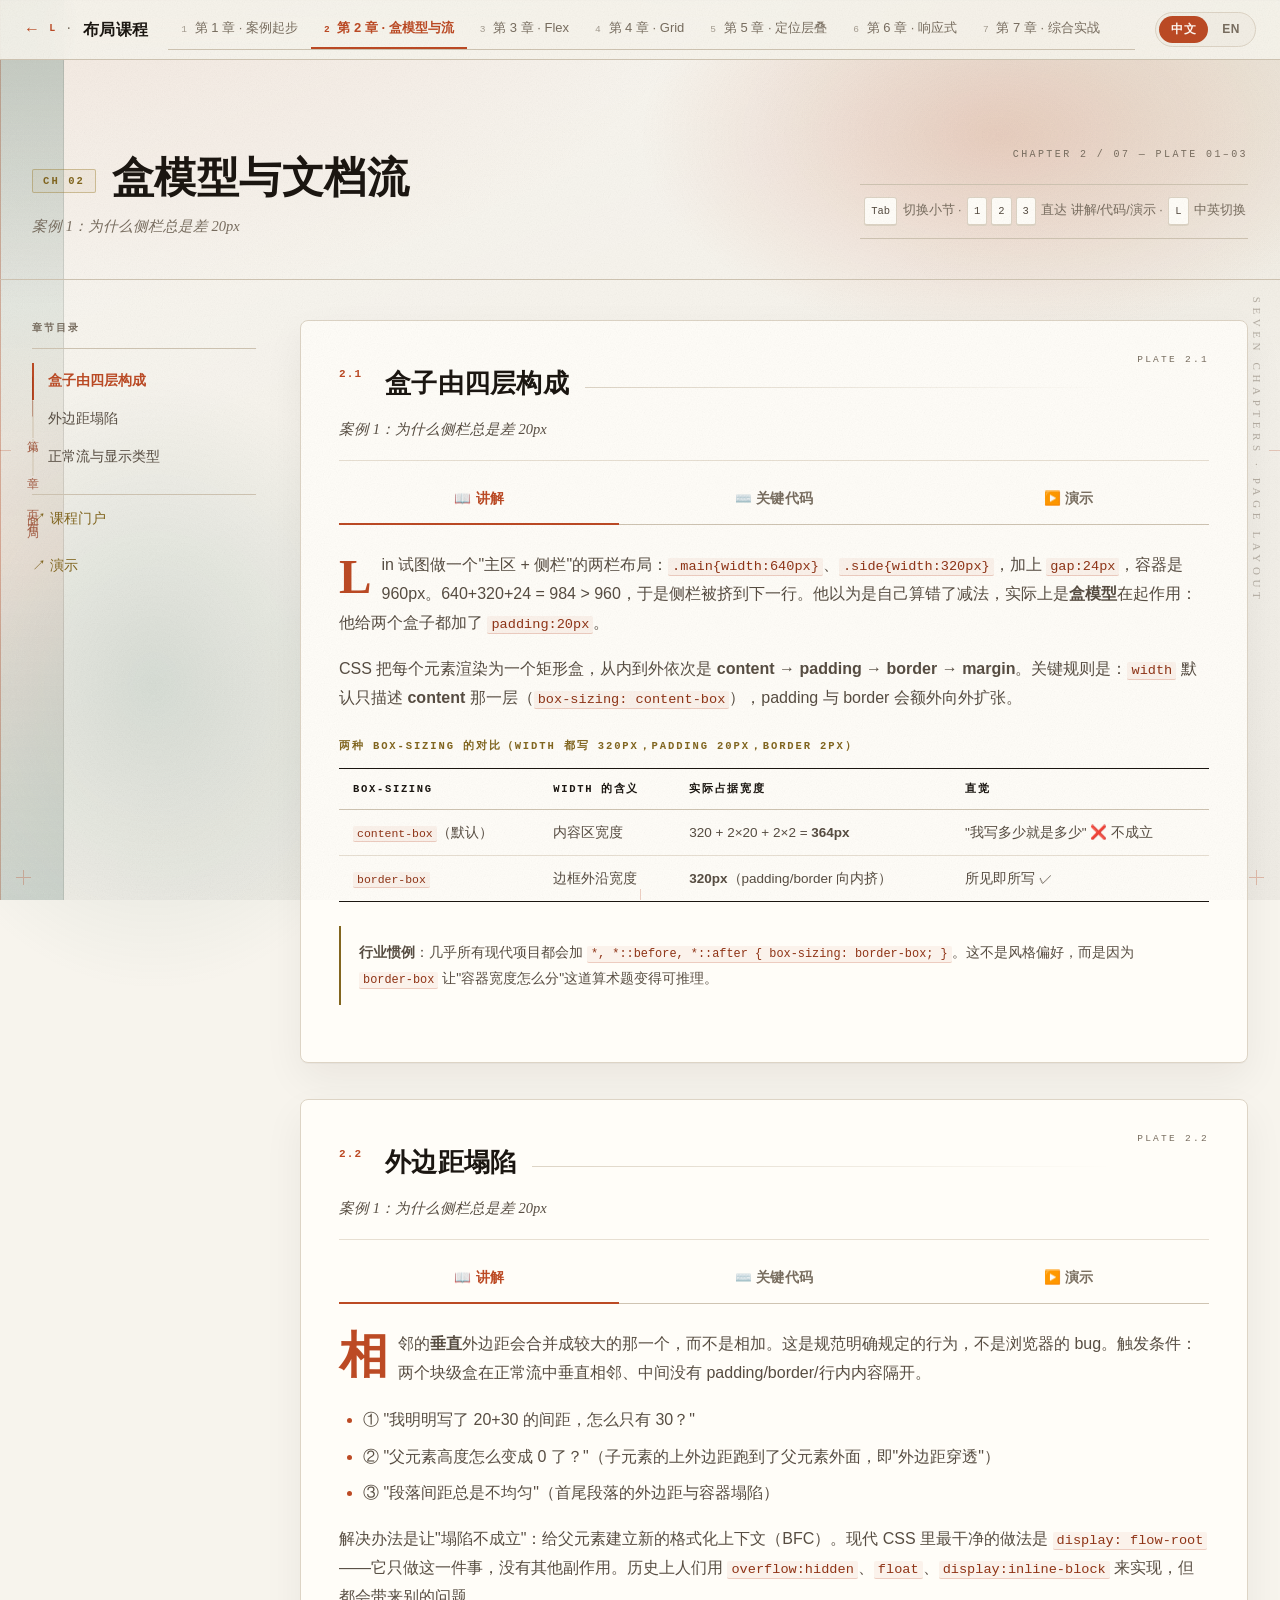
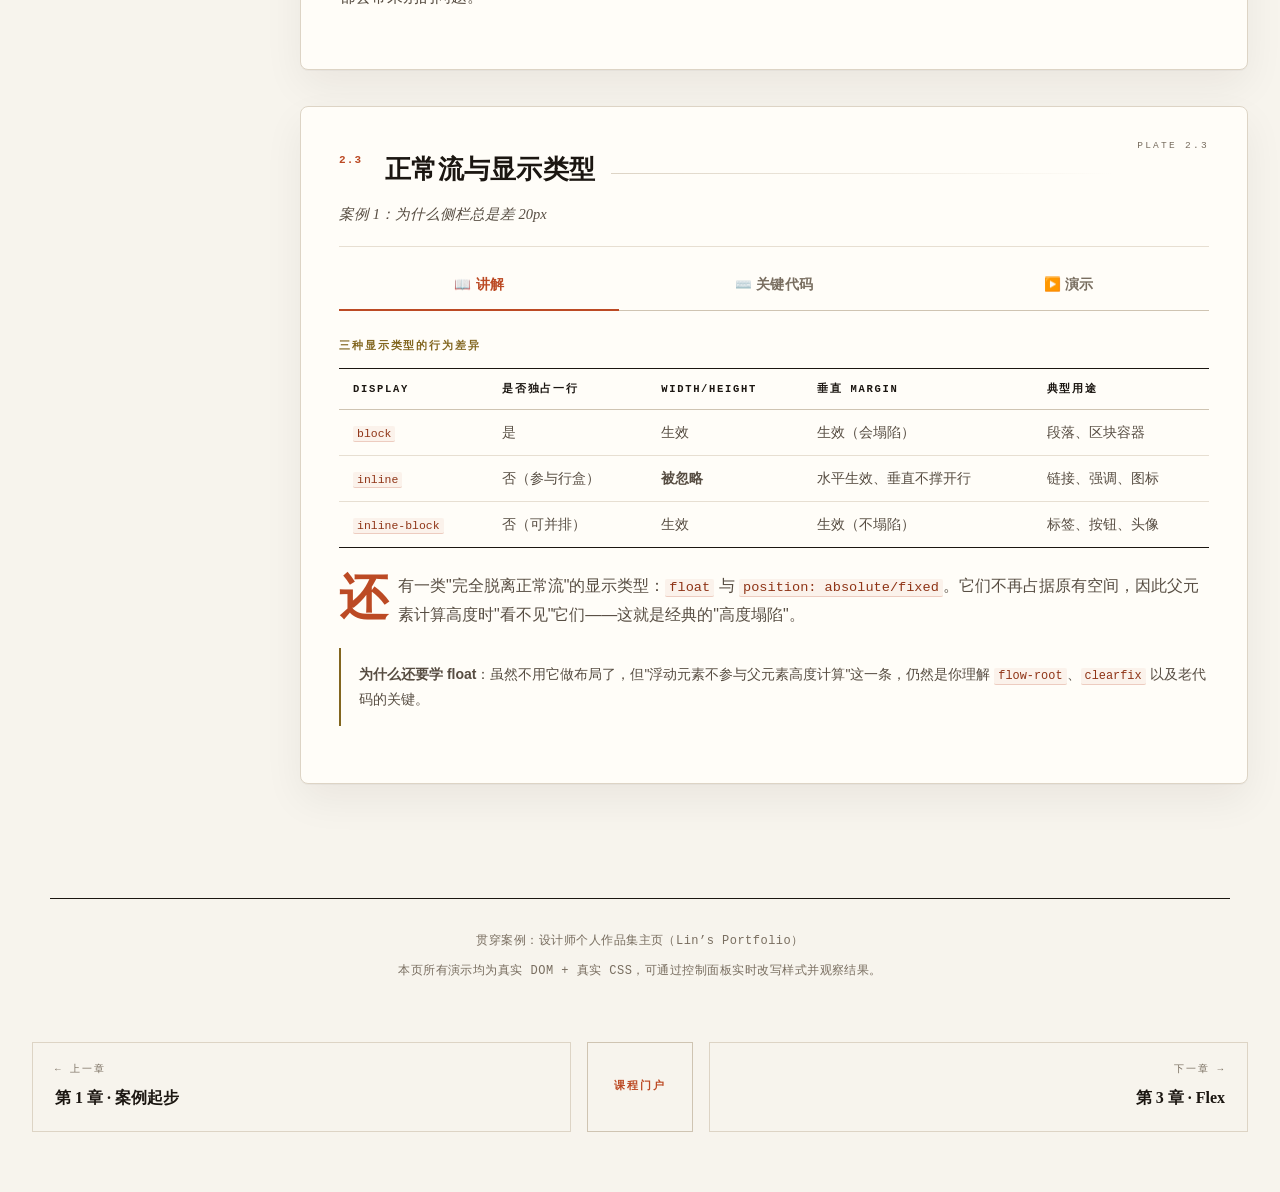
<file: lesson-02/index.html>
<!DOCTYPE html>
<html lang="zh-CN">
<head>
<meta charset="UTF-8" />
<meta name="viewport" content="width=device-width, initial-scale=1.0" />
<title>第 2 章 · 页面布局 / Chapter 2 · Page Layout</title>
<script>
/* 标题跟随语言：
   ① 首屏从 URL 的 ?lang= 读取（localStorage 在 file:// 下不跨页面持久化）
   ② 之后由 langchange 事件驱动，按 L 键或点语言开关也会同步更新 */
(function () {
  var CH = 2;
  function setTitle(lang) {
    document.title = (lang === 'en-US' || lang === 'en')
      ? 'Chapter ' + CH + ' · Page Layout'
      : '第 ' + CH + ' 章 · 页面布局';
  }
  try {
    var m = /[?&]lang=([^&#]+)/.exec(location.search);
    var v = m ? decodeURIComponent(m[1]).toLowerCase() : '';
    if (v) setTitle(v.indexOf('en') === 0 ? 'en-US' : 'zh-CN');
  } catch (e) {}
  document.addEventListener('langchange', function (ev) {
    setTitle(ev.detail && ev.detail.lang);
  });
})();
</script>
<link rel="icon" href="data:image/svg+xml,%3Csvg xmlns='http://www.w3.org/2000/svg' viewBox='0 0 64 64'%3E%3Crect width='64' height='64' fill='%23f7f4ed'/%3E%3Ctext x='32' y='45' font-family='Songti SC,Georgia,serif' font-size='44' font-weight='600' fill='%23bc4a24' text-anchor='middle'%3EL%3C/text%3E%3C/svg%3E" />
<link rel="stylesheet" href="../styles.css" />
</head>
<body>
<div class="edge-band" data-tone="2" aria-hidden="true"></div>
<span class="edge-label" aria-hidden="true">第 2 章 · 页面布局</span>
<div class="bg-field bg-field--a" aria-hidden="true"></div>
<div class="bg-field bg-field--b" aria-hidden="true"></div>
<div class="bg-field bg-field--c" aria-hidden="true"></div>
<div class="regmark" aria-hidden="true"><i></i><i></i><i></i><i></i><i></i><i></i><i></i><i></i><i></i><i></i><i></i><i></i></div>
<span class="margin-mark margin-mark--right" aria-hidden="true">SEVEN CHAPTERS · PAGE LAYOUT</span>

<!-- ============ 顶栏 ============ -->
<nav class="course-topbar" data-current="2">
  <a class="brand" href="../index.html">
    <span class="back">←</span><span class="logo-dot">L</span>
    <span data-i18n="nav.home"></span>
  </a>
  <ul class="tabs">
    <li><a href="../lesson-01/index.html" data-ch="1" data-i18n="nav.ch1"></a></li>
    <li><a href="../lesson-02/index.html" data-ch="2" data-i18n="nav.ch2"></a></li>
    <li><a href="../lesson-03/index.html" data-ch="3" data-i18n="nav.ch3"></a></li>
    <li><a href="../lesson-04/index.html" data-ch="4" data-i18n="nav.ch4"></a></li>
    <li><a href="../lesson-05/index.html" data-ch="5" data-i18n="nav.ch5"></a></li>
    <li><a href="../lesson-06/index.html" data-ch="6" data-i18n="nav.ch6"></a></li>
    <li><a href="../lesson-07/index.html" data-ch="7" data-i18n="nav.ch7"></a></li>
  </ul>
  <div class="lang-switch">
    <button data-set-lang="zh-CN" class="active">中文</button>
    <button data-set-lang="en-US">EN</button>
  </div>
</nav>

<!-- ============ 章节头 ============ -->
<header class="lesson-header" data-folio="Chapter 2 / 07 — Plate 01–03">
  <div>
    <h1><span class="chip">CH 02</span><span data-i18n="L2.title"></span></h1>
    <p class="subtitle" data-i18n="L2.subtitle"></p>
  </div>
  <div class="header-tip">
    <span class="kbd">Tab</span> <span data-i18n="tip.tab"></span> ·
    <span class="kbd">1</span><span class="kbd">2</span><span class="kbd">3</span>
    <span data-i18n="tip.tabs"></span> ·
    <span class="kbd">L</span> <span data-i18n="tip.lang"></span>
  </div>
</header>

<main class="lesson-main">
  <!-- 左侧章节目录 -->
  <aside class="chapter-nav">
    <h3 data-i18n="common.chapter"></h3>
    <ul>
        <li><a href="#ch-2-1" data-chapter="ch-2-1" class="active" data-i18n="L2.sec1.h"></a></li>
        <li><a href="#ch-2-2" data-chapter="ch-2-2" data-i18n="L2.sec2.h"></a></li>
        <li><a href="#ch-2-3" data-chapter="ch-2-3" data-i18n="L2.sec3.h"></a></li>
    </ul>
    <div class="nav-tip">
      <a href="../index.html">↗ <span data-i18n="common.portal"></span></a><br>
      <a href="../index.html#live">↗ <span data-i18n="common.demo"></span></a>
    </div>
  </aside>

  <!-- 章节内容 -->
  <section class="chapter-content">

      <!-- ============= 2.1 ============= -->
      <article class="chapter active" id="ch-2-1"
               data-plate="Plate 2.1">
        <h2><span class="num" data-i18n="L2.sec1.num"></span><span class="ttl" data-i18n="L2.sec1.h"></span></h2>
        <p class="chapter-subtitle" data-i18n="L2.subtitle"></p>

        <div class="tabs" data-tabs>
          <button class="tab-btn active" data-tab="explain" data-i18n="tab.explain"></button>
          <button class="tab-btn" data-tab="code" data-i18n="tab.code"></button>
          <button class="tab-btn" data-tab="demo" data-i18n="tab.demo"></button>
        </div>

        <div class="tab-panels">
          <!-- 讲解 -->
          <div class="tab-panel active" data-panel="explain">
              <p data-i18n-html="L2.intro.p"></p>
              <p data-i18n-html="L2.sec1.p1"></p>
              <h4 data-i18n="L2.sec1.table"></h4><table class="theory-table"><thead><tr><th data-i18n="L2.sec1.th1"></th><th data-i18n="L2.sec1.th2"></th><th data-i18n="L2.sec1.th3"></th><th data-i18n="L2.sec1.th4"></th></tr></thead><tbody><tr><td data-i18n-html="L2.sec1.r1a"></td><td data-i18n-html="L2.sec1.r1b"></td><td data-i18n-html="L2.sec1.r1c"></td><td data-i18n-html="L2.sec1.r1d"></td></tr><tr><td data-i18n-html="L2.sec1.r2a"></td><td data-i18n-html="L2.sec1.r2b"></td><td data-i18n-html="L2.sec1.r2c"></td><td data-i18n-html="L2.sec1.r2d"></td></tr></tbody></table>
              <p class="note" data-i18n-html="L2.sec1.note"></p>
          </div>

          <!-- 关键代码 -->
          <div class="tab-panel" data-panel="code">
            <h3 data-i18n="L2.code1.t"></h3>
            <p class="code-purpose" data-i18n-html="L2.code1.p"></p>
            <pre><code class="lang-css">/* ① 全局 border-box：让“宽度怎么分”变成可推理的算术题 */
*, *::before, *::after { box-sizing: border-box; }

/* ② 主区 + 侧栏：容器 960px、间距 24px
   ❌ 错误：.main{width:640px} + .side{width:320px} + padding:20px
            → 实际占用 (640+40) + (320+40) = 1040px，侧栏被挤下去
   ✅ 正确：只描述“怎么分”，不描述“各占多少像素” */
.layout {
  display: grid;
  grid-template-columns: minmax(0, 1fr) 320px;  /* 主区吸收剩余空间 */
  gap: 24px;
  max-width: 960px;
  margin-inline: auto;
}

/* ③ 需要固定宽度的元素，用 flex-basis 而不是 width */
.side { flex: 0 0 320px; }</code></pre>
            <p class="key-point" data-i18n-html="L2.code1.k"></p>
          </div>

          <!-- 演示 -->
          <div class="tab-panel" data-panel="demo">
            <p class="demo-hint" data-i18n="L2.demo1.hint"></p>
            <div class="demo-mount" data-demo="d2-boxmodel"></div>
          </div>
        </div>
      </article>
      <!-- ============= 2.2 ============= -->
      <article class="chapter" id="ch-2-2"
               data-plate="Plate 2.2">
        <h2><span class="num" data-i18n="L2.sec2.num"></span><span class="ttl" data-i18n="L2.sec2.h"></span></h2>
        <p class="chapter-subtitle" data-i18n="L2.subtitle"></p>

        <div class="tabs" data-tabs>
          <button class="tab-btn active" data-tab="explain" data-i18n="tab.explain"></button>
          <button class="tab-btn" data-tab="code" data-i18n="tab.code"></button>
          <button class="tab-btn" data-tab="demo" data-i18n="tab.demo"></button>
        </div>

        <div class="tab-panels">
          <!-- 讲解 -->
          <div class="tab-panel active" data-panel="explain">
              <p data-i18n-html="L2.sec2.p1"></p>
              <ul><li data-i18n-html="L2.sec2.ul1"></li><li data-i18n-html="L2.sec2.ul2"></li><li data-i18n-html="L2.sec2.ul3"></li></ul>
              <p data-i18n-html="L2.sec2.p2"></p>
          </div>

          <!-- 关键代码 -->
          <div class="tab-panel" data-panel="code">
            <h3 data-i18n="L2.code2.t"></h3>
            <p class="code-purpose" data-i18n-html="L2.code2.p"></p>
            <pre><code class="lang-css">/* 现象：两个块的外边距“消失了”
   A: margin-bottom: 20px
   B: margin-top:    30px
   实测间隙 = 30px，而不是 50px —— 相邻外边距发生了塌陷 */

/* ❌ 反面写法：overflow:hidden 会裁剪内容、破坏内部 sticky */
.parent--bad  { overflow: hidden; }

/* △ 能用但有副作用：加 padding / border 会改变视觉尺寸 */
.parent--ok   { padding-block: 1px; }

/* ✅ 推荐：flow-root 建立 BFC，且不改变元素的外部表现 */
.parent--good { display: flow-root; }

/* 同样的思路也用于“父元素包住浮动子元素” */
.clearfix-self { display: flow-root; }

/* 更彻底的办法：用 gap 管理间距，从根上避开塌陷 */
.stack { display: flex; flex-direction: column; gap: 30px; }</code></pre>
            <p class="key-point" data-i18n-html="L2.code2.k"></p>
          </div>

          <!-- 演示 -->
          <div class="tab-panel" data-panel="demo">
            <p class="demo-hint" data-i18n="L2.demo2.hint"></p>
            <div class="demo-mount" data-demo="d2-collapse"></div>
          </div>
        </div>
      </article>
      <!-- ============= 2.3 ============= -->
      <article class="chapter" id="ch-2-3"
               data-plate="Plate 2.3">
        <h2><span class="num" data-i18n="L2.sec3.num"></span><span class="ttl" data-i18n="L2.sec3.h"></span></h2>
        <p class="chapter-subtitle" data-i18n="L2.subtitle"></p>

        <div class="tabs" data-tabs>
          <button class="tab-btn active" data-tab="explain" data-i18n="tab.explain"></button>
          <button class="tab-btn" data-tab="code" data-i18n="tab.code"></button>
          <button class="tab-btn" data-tab="demo" data-i18n="tab.demo"></button>
        </div>

        <div class="tab-panels">
          <!-- 讲解 -->
          <div class="tab-panel active" data-panel="explain">
              <h4 data-i18n="L2.sec3.table"></h4><table class="theory-table"><thead><tr><th data-i18n="L2.sec3.th1"></th><th data-i18n="L2.sec3.th2"></th><th data-i18n="L2.sec3.th3"></th><th data-i18n="L2.sec3.th4"></th><th data-i18n="L2.sec3.th5"></th></tr></thead><tbody><tr><td data-i18n-html="L2.sec3.r1a"></td><td data-i18n-html="L2.sec3.r1b"></td><td data-i18n-html="L2.sec3.r1c"></td><td data-i18n-html="L2.sec3.r1d"></td><td data-i18n-html="L2.sec3.r1e"></td></tr><tr><td data-i18n-html="L2.sec3.r2a"></td><td data-i18n-html="L2.sec3.r2b"></td><td data-i18n-html="L2.sec3.r2c"></td><td data-i18n-html="L2.sec3.r2d"></td><td data-i18n-html="L2.sec3.r2e"></td></tr><tr><td data-i18n-html="L2.sec3.r3a"></td><td data-i18n-html="L2.sec3.r3b"></td><td data-i18n-html="L2.sec3.r3c"></td><td data-i18n-html="L2.sec3.r3d"></td><td data-i18n-html="L2.sec3.r3e"></td></tr></tbody></table>
              <p data-i18n-html="L2.sec3.p1"></p>
              <p class="note" data-i18n-html="L2.sec3.note"></p>
          </div>

          <!-- 关键代码 -->
          <div class="tab-panel" data-panel="code">
            <h3 data-i18n="L2.code3.t"></h3>
            <p class="code-purpose" data-i18n-html="L2.code3.p"></p>
            <pre><code class="lang-css">/* 三种显示类型的边界：inline 不接受宽高 */
.tag   { display: inline-block; padding: 2px 10px; }  /* 可设宽高，且能并排 */

.label { display: inline; }        /* width / height 被忽略 */
.label { padding: 12px 0; }        /* 垂直 padding 溢出到相邻行，但不撑开行高 */

/* 长内容兜底：横向滚动条最常见的来源 */
.prose {
  overflow-wrap: anywhere;   /* ✅ 必要时才断行 */
  /* word-break: break-all;  ❌ 会无差别切断所有单词 */
}

/* 表格 / 代码块等真正需要横向滚动的元素：
   把滚动限制在元素内部，而不是让整页滚动 */
.table-scroll {
  overflow-x: auto;
  max-width: 100%;
  -webkit-overflow-scrolling: touch;
}</code></pre>
            <p class="key-point" data-i18n-html="L2.code3.k"></p>
          </div>

          <!-- 演示 -->
          <div class="tab-panel" data-panel="demo">
            <p class="demo-hint" data-i18n="L2.demo3.hint"></p>
            <div class="demo-mount" data-demo="d2-display"></div>
          </div>
        </div>
      </article>
  </section>
</main>

<footer class="lesson-footer">
  <p data-i18n="footer.case"></p>
  <p data-i18n="footer.note"></p>
</footer>

<nav class="chapter-pager">
  <a class="pager-prev" href="../lesson-01/index.html"><span class="pager-dir" data-i18n="common.prev"></span><span class="pager-title" data-i18n="nav.ch1"></span></a>
  <a class="pager-portal" href="../index.html" data-i18n="common.portal"></a>
  <a class="pager-next" href="../lesson-03/index.html"><span class="pager-dir" data-i18n="common.next"></span><span class="pager-title" data-i18n="nav.ch3"></span></a>
</nav>

<script src="../i18n.js"></script>
<script src="../lesson-content.js"></script>
<script src="../site.js"></script>
<script src="../demos.js"></script>
</body>
</html>
</file>
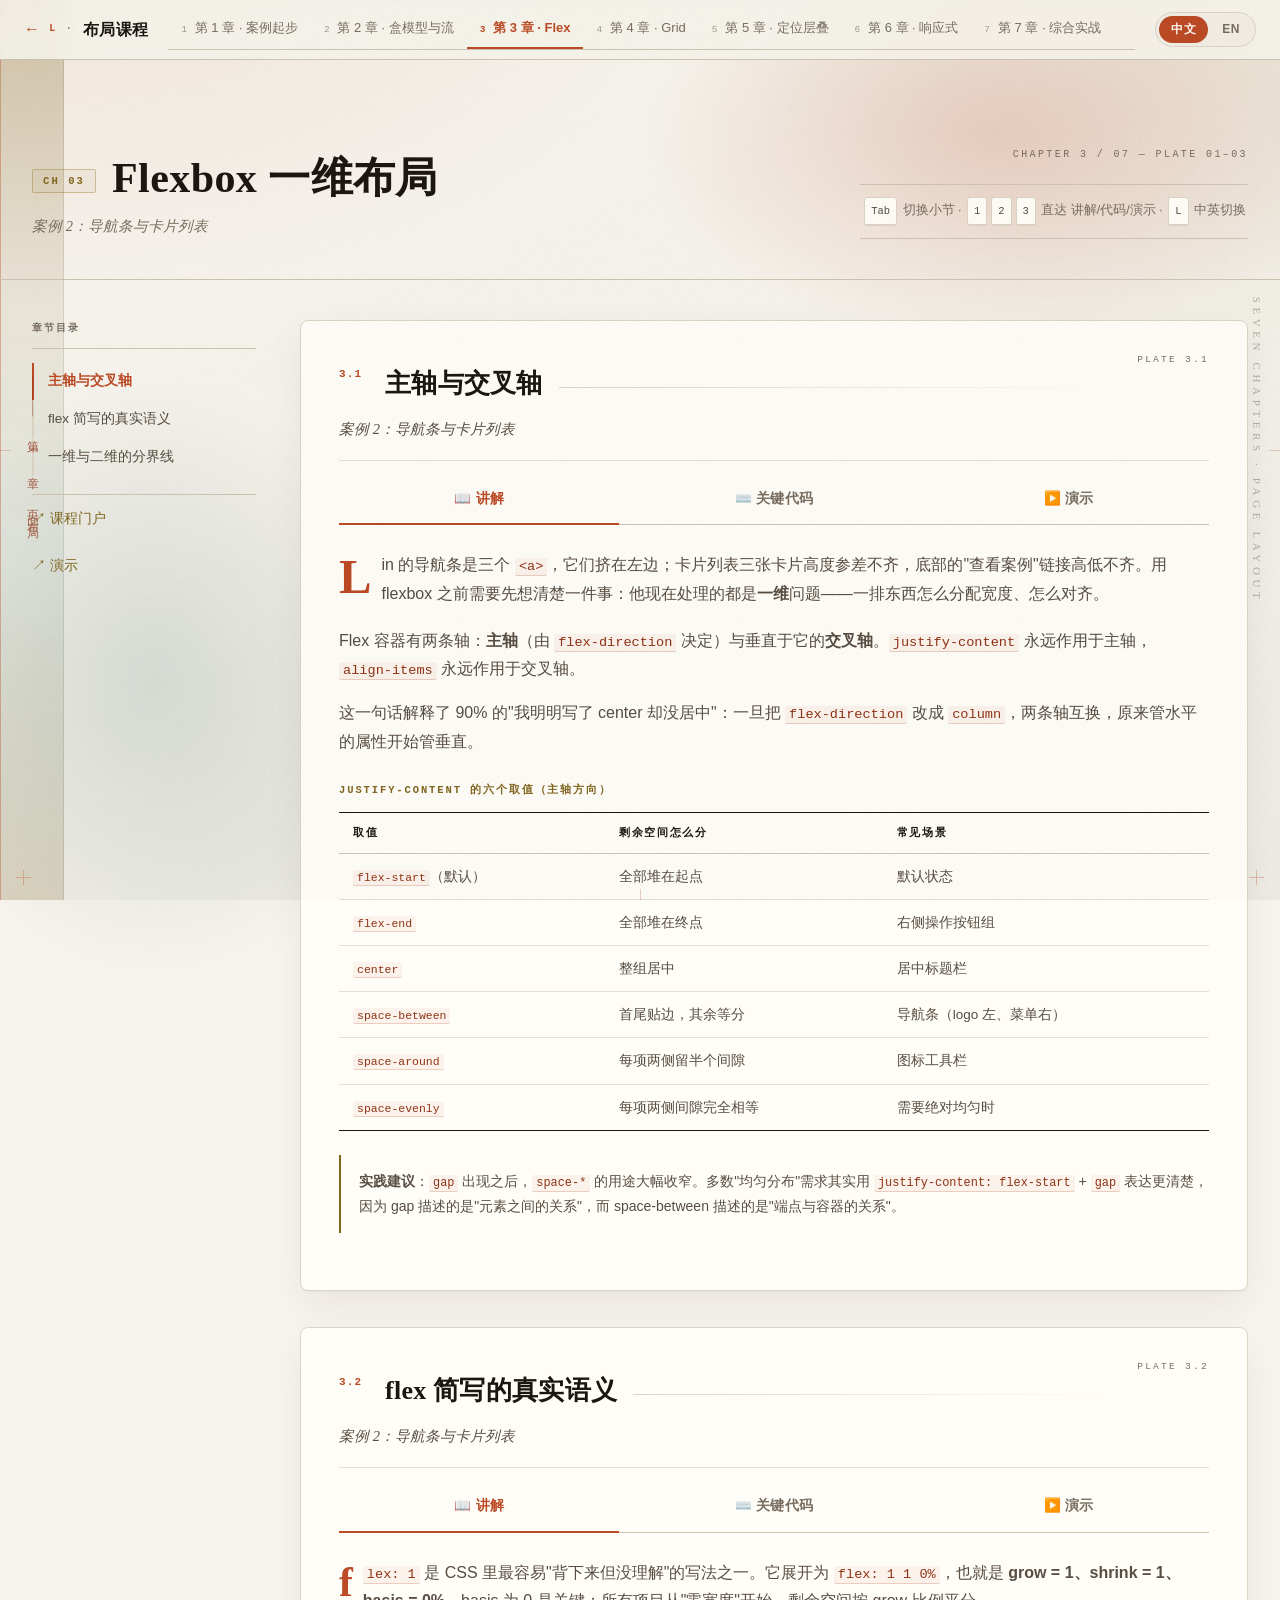
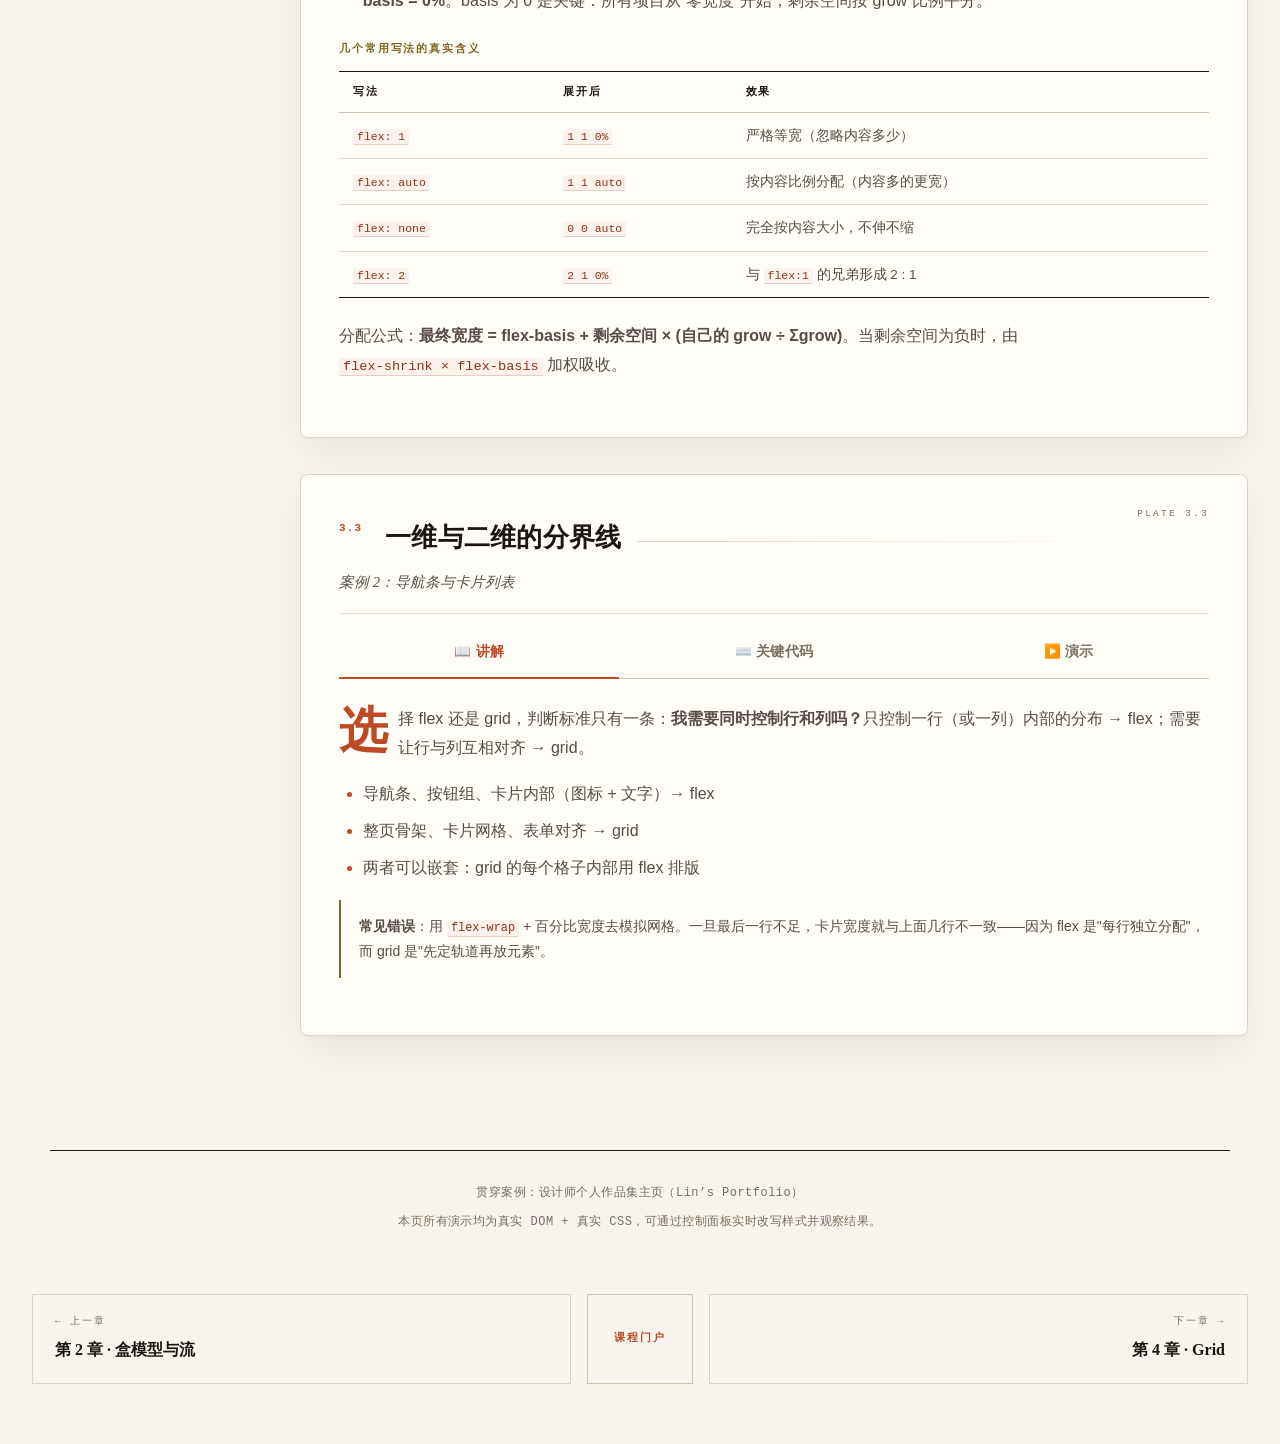
<file: lesson-03/index.html>
<!DOCTYPE html>
<html lang="zh-CN">
<head>
<meta charset="UTF-8" />
<meta name="viewport" content="width=device-width, initial-scale=1.0" />
<title>第 3 章 · 页面布局 / Chapter 3 · Page Layout</title>
<script>
/* 标题跟随语言：
   ① 首屏从 URL 的 ?lang= 读取（localStorage 在 file:// 下不跨页面持久化）
   ② 之后由 langchange 事件驱动，按 L 键或点语言开关也会同步更新 */
(function () {
  var CH = 3;
  function setTitle(lang) {
    document.title = (lang === 'en-US' || lang === 'en')
      ? 'Chapter ' + CH + ' · Page Layout'
      : '第 ' + CH + ' 章 · 页面布局';
  }
  try {
    var m = /[?&]lang=([^&#]+)/.exec(location.search);
    var v = m ? decodeURIComponent(m[1]).toLowerCase() : '';
    if (v) setTitle(v.indexOf('en') === 0 ? 'en-US' : 'zh-CN');
  } catch (e) {}
  document.addEventListener('langchange', function (ev) {
    setTitle(ev.detail && ev.detail.lang);
  });
})();
</script>
<link rel="icon" href="data:image/svg+xml,%3Csvg xmlns='http://www.w3.org/2000/svg' viewBox='0 0 64 64'%3E%3Crect width='64' height='64' fill='%23f7f4ed'/%3E%3Ctext x='32' y='45' font-family='Songti SC,Georgia,serif' font-size='44' font-weight='600' fill='%23bc4a24' text-anchor='middle'%3EL%3C/text%3E%3C/svg%3E" />
<link rel="stylesheet" href="../styles.css" />
</head>
<body>
<div class="edge-band" data-tone="3" aria-hidden="true"></div>
<span class="edge-label" aria-hidden="true">第 3 章 · 页面布局</span>
<div class="bg-field bg-field--a" aria-hidden="true"></div>
<div class="bg-field bg-field--b" aria-hidden="true"></div>
<div class="bg-field bg-field--c" aria-hidden="true"></div>
<div class="regmark" aria-hidden="true"><i></i><i></i><i></i><i></i><i></i><i></i><i></i><i></i><i></i><i></i><i></i><i></i></div>
<span class="margin-mark margin-mark--right" aria-hidden="true">SEVEN CHAPTERS · PAGE LAYOUT</span>

<!-- ============ 顶栏 ============ -->
<nav class="course-topbar" data-current="3">
  <a class="brand" href="../index.html">
    <span class="back">←</span><span class="logo-dot">L</span>
    <span data-i18n="nav.home"></span>
  </a>
  <ul class="tabs">
    <li><a href="../lesson-01/index.html" data-ch="1" data-i18n="nav.ch1"></a></li>
    <li><a href="../lesson-02/index.html" data-ch="2" data-i18n="nav.ch2"></a></li>
    <li><a href="../lesson-03/index.html" data-ch="3" data-i18n="nav.ch3"></a></li>
    <li><a href="../lesson-04/index.html" data-ch="4" data-i18n="nav.ch4"></a></li>
    <li><a href="../lesson-05/index.html" data-ch="5" data-i18n="nav.ch5"></a></li>
    <li><a href="../lesson-06/index.html" data-ch="6" data-i18n="nav.ch6"></a></li>
    <li><a href="../lesson-07/index.html" data-ch="7" data-i18n="nav.ch7"></a></li>
  </ul>
  <div class="lang-switch">
    <button data-set-lang="zh-CN" class="active">中文</button>
    <button data-set-lang="en-US">EN</button>
  </div>
</nav>

<!-- ============ 章节头 ============ -->
<header class="lesson-header" data-folio="Chapter 3 / 07 — Plate 01–03">
  <div>
    <h1><span class="chip">CH 03</span><span data-i18n="L3.title"></span></h1>
    <p class="subtitle" data-i18n="L3.subtitle"></p>
  </div>
  <div class="header-tip">
    <span class="kbd">Tab</span> <span data-i18n="tip.tab"></span> ·
    <span class="kbd">1</span><span class="kbd">2</span><span class="kbd">3</span>
    <span data-i18n="tip.tabs"></span> ·
    <span class="kbd">L</span> <span data-i18n="tip.lang"></span>
  </div>
</header>

<main class="lesson-main">
  <!-- 左侧章节目录 -->
  <aside class="chapter-nav">
    <h3 data-i18n="common.chapter"></h3>
    <ul>
        <li><a href="#ch-3-1" data-chapter="ch-3-1" class="active" data-i18n="L3.sec1.h"></a></li>
        <li><a href="#ch-3-2" data-chapter="ch-3-2" data-i18n="L3.sec2.h"></a></li>
        <li><a href="#ch-3-3" data-chapter="ch-3-3" data-i18n="L3.sec3.h"></a></li>
    </ul>
    <div class="nav-tip">
      <a href="../index.html">↗ <span data-i18n="common.portal"></span></a><br>
      <a href="../index.html#live">↗ <span data-i18n="common.demo"></span></a>
    </div>
  </aside>

  <!-- 章节内容 -->
  <section class="chapter-content">

      <!-- ============= 3.1 ============= -->
      <article class="chapter active" id="ch-3-1"
               data-plate="Plate 3.1">
        <h2><span class="num" data-i18n="L3.sec1.num"></span><span class="ttl" data-i18n="L3.sec1.h"></span></h2>
        <p class="chapter-subtitle" data-i18n="L3.subtitle"></p>

        <div class="tabs" data-tabs>
          <button class="tab-btn active" data-tab="explain" data-i18n="tab.explain"></button>
          <button class="tab-btn" data-tab="code" data-i18n="tab.code"></button>
          <button class="tab-btn" data-tab="demo" data-i18n="tab.demo"></button>
        </div>

        <div class="tab-panels">
          <!-- 讲解 -->
          <div class="tab-panel active" data-panel="explain">
              <p data-i18n-html="L3.intro.p"></p>
              <p data-i18n-html="L3.sec1.p1"></p>
              <p data-i18n-html="L3.sec1.p2"></p>
              <h4 data-i18n="L3.sec1.table"></h4><table class="theory-table"><thead><tr><th data-i18n="L3.sec1.th1"></th><th data-i18n="L3.sec1.th2"></th><th data-i18n="L3.sec1.th3"></th></tr></thead><tbody><tr><td data-i18n-html="L3.sec1.r1a"></td><td data-i18n-html="L3.sec1.r1b"></td><td data-i18n-html="L3.sec1.r1c"></td></tr><tr><td data-i18n-html="L3.sec1.r2a"></td><td data-i18n-html="L3.sec1.r2b"></td><td data-i18n-html="L3.sec1.r2c"></td></tr><tr><td data-i18n-html="L3.sec1.r3a"></td><td data-i18n-html="L3.sec1.r3b"></td><td data-i18n-html="L3.sec1.r3c"></td></tr><tr><td data-i18n-html="L3.sec1.r4a"></td><td data-i18n-html="L3.sec1.r4b"></td><td data-i18n-html="L3.sec1.r4c"></td></tr><tr><td data-i18n-html="L3.sec1.r5a"></td><td data-i18n-html="L3.sec1.r5b"></td><td data-i18n-html="L3.sec1.r5c"></td></tr><tr><td data-i18n-html="L3.sec1.r6a"></td><td data-i18n-html="L3.sec1.r6b"></td><td data-i18n-html="L3.sec1.r6c"></td></tr></tbody></table>
              <p class="note" data-i18n-html="L3.sec1.note"></p>
          </div>

          <!-- 关键代码 -->
          <div class="tab-panel" data-panel="code">
            <h3 data-i18n="L3.code1.t"></h3>
            <p class="code-purpose" data-i18n-html="L3.code1.p"></p>
            <pre><code class="lang-css">/* 导航条：两端对齐 + 垂直居中，各一行 */
.nav {
  display: flex;
  align-items: center;            /* 交叉轴：中线对齐 */
  justify-content: space-between; /* 主轴：首尾贴边 */
  gap: 16px;
  padding: 12px 20px;
}

/* 左右字号不同时，基线对齐往往比中线对齐更“正” */
.nav--baseline { align-items: baseline; }

/* 按钮组内部的间距用 gap，而不是给每个按钮加 margin */
.nav__links { display: flex; align-items: center; gap: 18px; }

/* 不要用 space-between 做“均匀分布”：
   它描述的是端点与容器的关系，gap 描述的才是元素之间的关系 */
.toolbar     { display: flex; gap: 8px; }                       /* ✅ */
.toolbar--bad{ display: flex; justify-content: space-around; }  /* △ 语义含糊 */</code></pre>
            <p class="key-point" data-i18n-html="L3.code1.k"></p>
          </div>

          <!-- 演示 -->
          <div class="tab-panel" data-panel="demo">
            <p class="demo-hint" data-i18n="L3.demo1.hint"></p>
            <div class="demo-mount" data-demo="d3-axis"></div>
          </div>
        </div>
      </article>
      <!-- ============= 3.2 ============= -->
      <article class="chapter" id="ch-3-2"
               data-plate="Plate 3.2">
        <h2><span class="num" data-i18n="L3.sec2.num"></span><span class="ttl" data-i18n="L3.sec2.h"></span></h2>
        <p class="chapter-subtitle" data-i18n="L3.subtitle"></p>

        <div class="tabs" data-tabs>
          <button class="tab-btn active" data-tab="explain" data-i18n="tab.explain"></button>
          <button class="tab-btn" data-tab="code" data-i18n="tab.code"></button>
          <button class="tab-btn" data-tab="demo" data-i18n="tab.demo"></button>
        </div>

        <div class="tab-panels">
          <!-- 讲解 -->
          <div class="tab-panel active" data-panel="explain">
              <p data-i18n-html="L3.sec2.p1"></p>
              <h4 data-i18n="L3.sec2.table"></h4><table class="theory-table"><thead><tr><th data-i18n="L3.sec2.th1"></th><th data-i18n="L3.sec2.th2"></th><th data-i18n="L3.sec2.th3"></th></tr></thead><tbody><tr><td data-i18n-html="L3.sec2.r1a"></td><td data-i18n-html="L3.sec2.r1b"></td><td data-i18n-html="L3.sec2.r1c"></td></tr><tr><td data-i18n-html="L3.sec2.r2a"></td><td data-i18n-html="L3.sec2.r2b"></td><td data-i18n-html="L3.sec2.r2c"></td></tr><tr><td data-i18n-html="L3.sec2.r3a"></td><td data-i18n-html="L3.sec2.r3b"></td><td data-i18n-html="L3.sec2.r3c"></td></tr><tr><td data-i18n-html="L3.sec2.r4a"></td><td data-i18n-html="L3.sec2.r4b"></td><td data-i18n-html="L3.sec2.r4c"></td></tr></tbody></table>
              <p data-i18n-html="L3.sec2.p2"></p>
          </div>

          <!-- 关键代码 -->
          <div class="tab-panel" data-panel="code">
            <h3 data-i18n="L3.code2.t"></h3>
            <p class="code-purpose" data-i18n-html="L3.code2.p"></p>
            <pre><code class="lang-css">/* 卡片底部对齐：让“查看案例”链接永远贴底 */
.card {
  display: flex;
  flex-direction: column;   /* 主轴变成纵向 */
  gap: 8px;
  padding: 16px;
}

.card__thumb { aspect-ratio: 16 / 10; border-radius: 10px; }

/* margin-top:auto 会吃掉所有剩余空间，把链接推到底部 ——
   这是 flex 容器里 margin:auto 的特殊语义 */
.card__cta { margin-top: auto; }

/* 同一个技巧也用于水平居中 */
.center-x { margin-inline: auto; }

/* ⚠️ 只在 flex / grid 容器里有效；
   普通块布局中 margin:auto 不会吸收剩余空间 */</code></pre>
            <p class="key-point" data-i18n-html="L3.code2.k"></p>
          </div>

          <!-- 演示 -->
          <div class="tab-panel" data-panel="demo">
            <p class="demo-hint" data-i18n="L3.demo2.hint"></p>
            <div class="demo-mount" data-demo="d3-grow"></div>
          </div>
        </div>
      </article>
      <!-- ============= 3.3 ============= -->
      <article class="chapter" id="ch-3-3"
               data-plate="Plate 3.3">
        <h2><span class="num" data-i18n="L3.sec3.num"></span><span class="ttl" data-i18n="L3.sec3.h"></span></h2>
        <p class="chapter-subtitle" data-i18n="L3.subtitle"></p>

        <div class="tabs" data-tabs>
          <button class="tab-btn active" data-tab="explain" data-i18n="tab.explain"></button>
          <button class="tab-btn" data-tab="code" data-i18n="tab.code"></button>
          <button class="tab-btn" data-tab="demo" data-i18n="tab.demo"></button>
        </div>

        <div class="tab-panels">
          <!-- 讲解 -->
          <div class="tab-panel active" data-panel="explain">
              <p data-i18n-html="L3.sec3.p1"></p>
              <ul><li data-i18n-html="L3.sec3.ul1"></li><li data-i18n-html="L3.sec3.ul2"></li><li data-i18n-html="L3.sec3.ul3"></li></ul>
              <p class="note" data-i18n-html="L3.sec3.note"></p>
          </div>

          <!-- 关键代码 -->
          <div class="tab-panel" data-panel="code">
            <h3 data-i18n="L3.code3.t"></h3>
            <p class="code-purpose" data-i18n-html="L3.code3.p"></p>
            <pre><code class="lang-css">/* flex: 1    = 1 1 0%   → 严格等宽（忽略内容多少）
   flex: auto = 1 1 auto → 按内容比例分配（内容多的更宽） */

/* ✅ 等宽三栏 */
.grid-3 &gt; * { flex: 1; }

/* ✅ 侧栏固定 + 主区自适应 */
.layout { display: flex; gap: 24px; }
.layout__side { flex: 0 0 280px; }        /* 不伸不缩，固定 280px */
.layout__main { flex: 1; min-width: 0; }  /* 吸收剩余；min-width 必须显式写 0 */

/* ✅ 2 : 1 比例 */
.split &gt; :first-child { flex: 2; }
.split &gt; :last-child  { flex: 1; }

/* 分配公式：
   最终宽度 = flex-basis + 剩余空间 × (自己的 grow ÷ Σgrow)
   剩余为负时，按 flex-shrink × flex-basis 加权吸收

   ⚠️ flex 项目的默认最小尺寸是 auto（不小于内容宽度），
      长内容会把它顶宽并产生横向滚动条 */</code></pre>
            <p class="key-point" data-i18n-html="L3.code3.k"></p>
          </div>

          <!-- 演示 -->
          <div class="tab-panel" data-panel="demo">
            <p class="demo-hint" data-i18n="L3.demo3.hint"></p>
            <div class="demo-mount" data-demo="d3-navbar"></div>
          </div>
        </div>
      </article>
  </section>
</main>

<footer class="lesson-footer">
  <p data-i18n="footer.case"></p>
  <p data-i18n="footer.note"></p>
</footer>

<nav class="chapter-pager">
  <a class="pager-prev" href="../lesson-02/index.html"><span class="pager-dir" data-i18n="common.prev"></span><span class="pager-title" data-i18n="nav.ch2"></span></a>
  <a class="pager-portal" href="../index.html" data-i18n="common.portal"></a>
  <a class="pager-next" href="../lesson-04/index.html"><span class="pager-dir" data-i18n="common.next"></span><span class="pager-title" data-i18n="nav.ch4"></span></a>
</nav>

<script src="../i18n.js"></script>
<script src="../lesson-content.js"></script>
<script src="../site.js"></script>
<script src="../demos.js"></script>
</body>
</html>
</file>
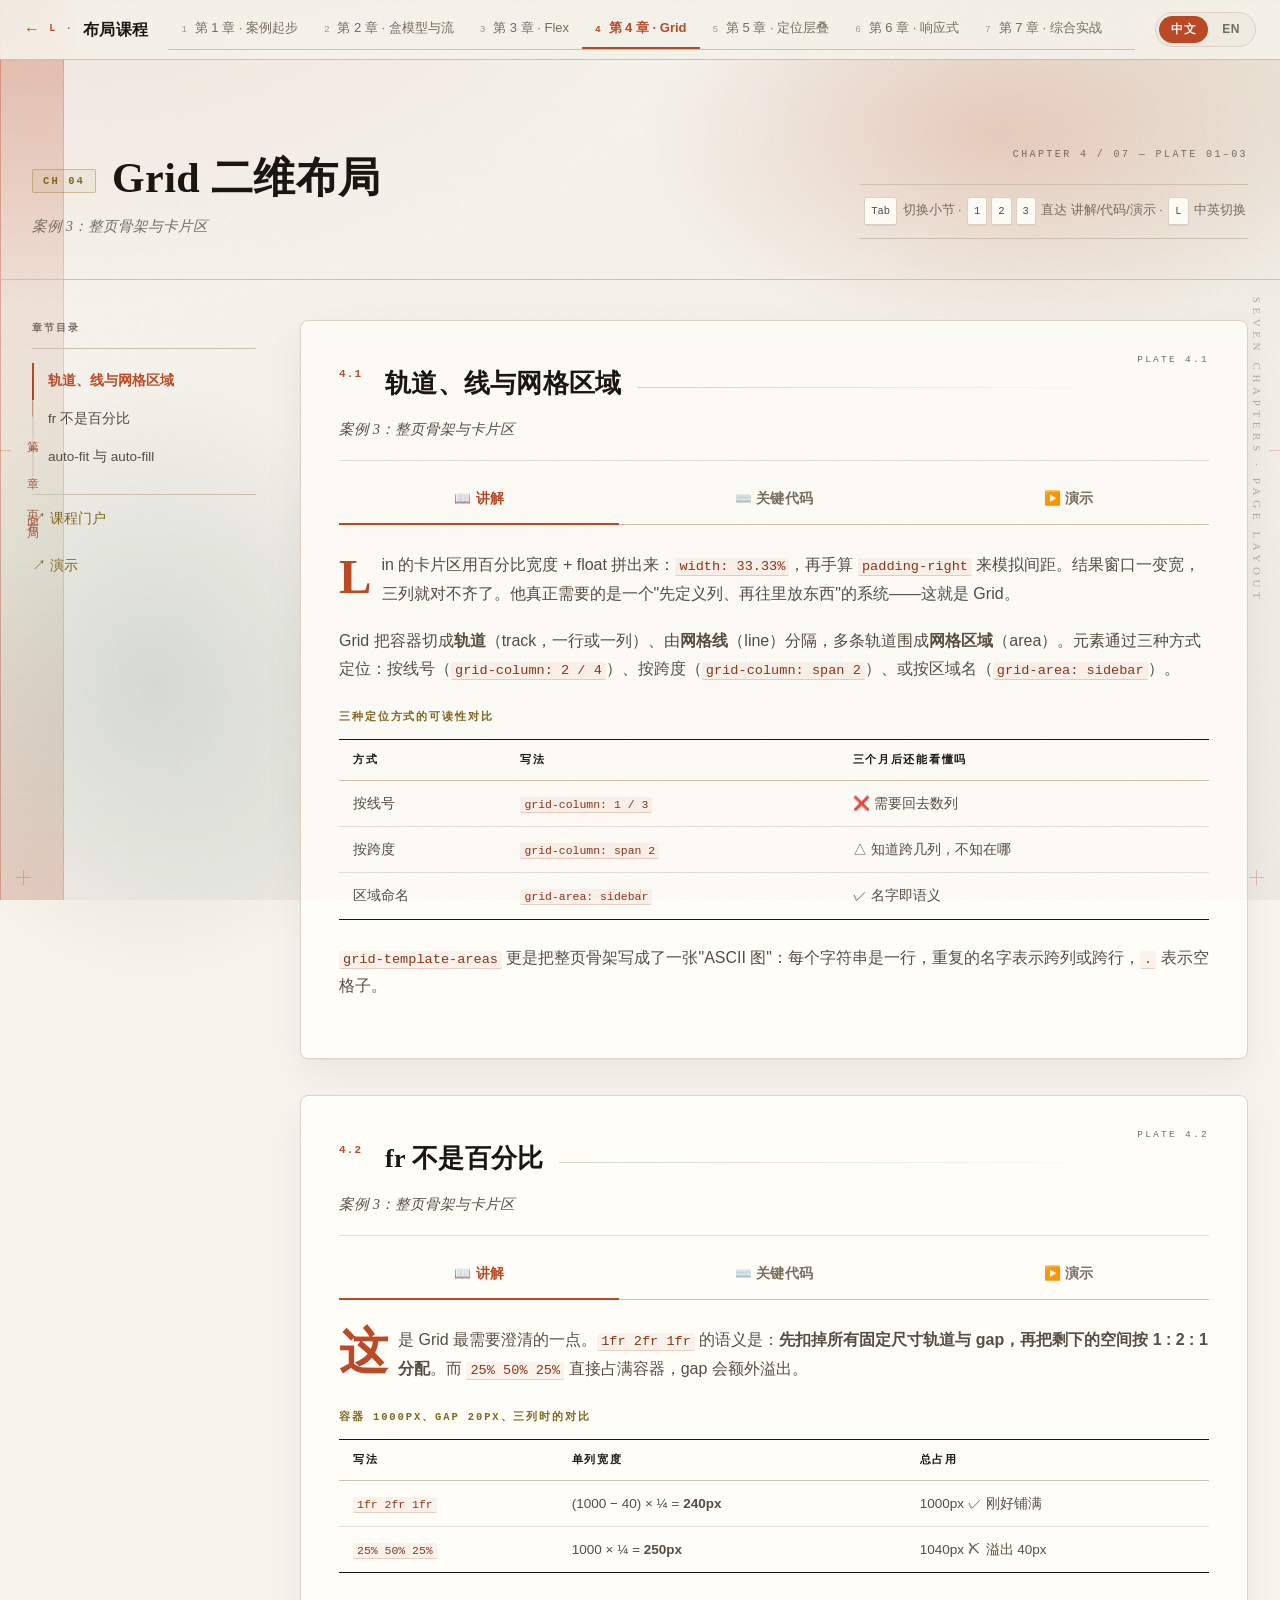
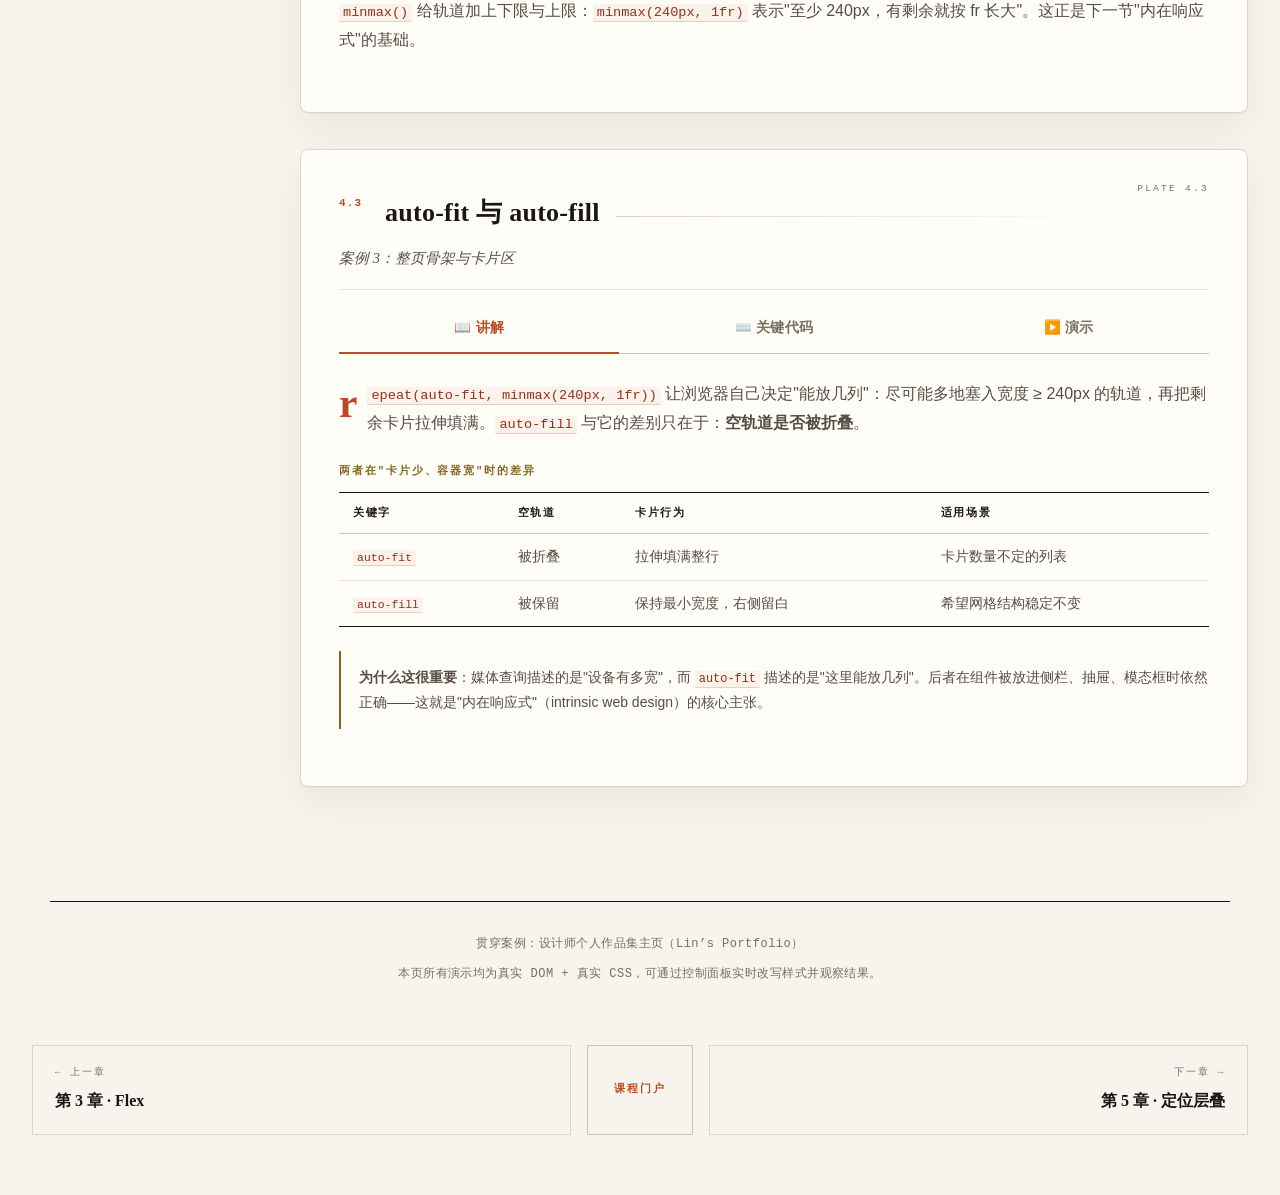
<file: lesson-04/index.html>
<!DOCTYPE html>
<html lang="zh-CN">
<head>
<meta charset="UTF-8" />
<meta name="viewport" content="width=device-width, initial-scale=1.0" />
<title>第 4 章 · 页面布局 / Chapter 4 · Page Layout</title>
<script>
/* 标题跟随语言：
   ① 首屏从 URL 的 ?lang= 读取（localStorage 在 file:// 下不跨页面持久化）
   ② 之后由 langchange 事件驱动，按 L 键或点语言开关也会同步更新 */
(function () {
  var CH = 4;
  function setTitle(lang) {
    document.title = (lang === 'en-US' || lang === 'en')
      ? 'Chapter ' + CH + ' · Page Layout'
      : '第 ' + CH + ' 章 · 页面布局';
  }
  try {
    var m = /[?&]lang=([^&#]+)/.exec(location.search);
    var v = m ? decodeURIComponent(m[1]).toLowerCase() : '';
    if (v) setTitle(v.indexOf('en') === 0 ? 'en-US' : 'zh-CN');
  } catch (e) {}
  document.addEventListener('langchange', function (ev) {
    setTitle(ev.detail && ev.detail.lang);
  });
})();
</script>
<link rel="icon" href="data:image/svg+xml,%3Csvg xmlns='http://www.w3.org/2000/svg' viewBox='0 0 64 64'%3E%3Crect width='64' height='64' fill='%23f7f4ed'/%3E%3Ctext x='32' y='45' font-family='Songti SC,Georgia,serif' font-size='44' font-weight='600' fill='%23bc4a24' text-anchor='middle'%3EL%3C/text%3E%3C/svg%3E" />
<link rel="stylesheet" href="../styles.css" />
</head>
<body>
<div class="edge-band" data-tone="1" aria-hidden="true"></div>
<span class="edge-label" aria-hidden="true">第 4 章 · 页面布局</span>
<div class="bg-field bg-field--a" aria-hidden="true"></div>
<div class="bg-field bg-field--b" aria-hidden="true"></div>
<div class="bg-field bg-field--c" aria-hidden="true"></div>
<div class="regmark" aria-hidden="true"><i></i><i></i><i></i><i></i><i></i><i></i><i></i><i></i><i></i><i></i><i></i><i></i></div>
<span class="margin-mark margin-mark--right" aria-hidden="true">SEVEN CHAPTERS · PAGE LAYOUT</span>

<!-- ============ 顶栏 ============ -->
<nav class="course-topbar" data-current="4">
  <a class="brand" href="../index.html">
    <span class="back">←</span><span class="logo-dot">L</span>
    <span data-i18n="nav.home"></span>
  </a>
  <ul class="tabs">
    <li><a href="../lesson-01/index.html" data-ch="1" data-i18n="nav.ch1"></a></li>
    <li><a href="../lesson-02/index.html" data-ch="2" data-i18n="nav.ch2"></a></li>
    <li><a href="../lesson-03/index.html" data-ch="3" data-i18n="nav.ch3"></a></li>
    <li><a href="../lesson-04/index.html" data-ch="4" data-i18n="nav.ch4"></a></li>
    <li><a href="../lesson-05/index.html" data-ch="5" data-i18n="nav.ch5"></a></li>
    <li><a href="../lesson-06/index.html" data-ch="6" data-i18n="nav.ch6"></a></li>
    <li><a href="../lesson-07/index.html" data-ch="7" data-i18n="nav.ch7"></a></li>
  </ul>
  <div class="lang-switch">
    <button data-set-lang="zh-CN" class="active">中文</button>
    <button data-set-lang="en-US">EN</button>
  </div>
</nav>

<!-- ============ 章节头 ============ -->
<header class="lesson-header" data-folio="Chapter 4 / 07 — Plate 01–03">
  <div>
    <h1><span class="chip">CH 04</span><span data-i18n="L4.title"></span></h1>
    <p class="subtitle" data-i18n="L4.subtitle"></p>
  </div>
  <div class="header-tip">
    <span class="kbd">Tab</span> <span data-i18n="tip.tab"></span> ·
    <span class="kbd">1</span><span class="kbd">2</span><span class="kbd">3</span>
    <span data-i18n="tip.tabs"></span> ·
    <span class="kbd">L</span> <span data-i18n="tip.lang"></span>
  </div>
</header>

<main class="lesson-main">
  <!-- 左侧章节目录 -->
  <aside class="chapter-nav">
    <h3 data-i18n="common.chapter"></h3>
    <ul>
        <li><a href="#ch-4-1" data-chapter="ch-4-1" class="active" data-i18n="L4.sec1.h"></a></li>
        <li><a href="#ch-4-2" data-chapter="ch-4-2" data-i18n="L4.sec2.h"></a></li>
        <li><a href="#ch-4-3" data-chapter="ch-4-3" data-i18n="L4.sec3.h"></a></li>
    </ul>
    <div class="nav-tip">
      <a href="../index.html">↗ <span data-i18n="common.portal"></span></a><br>
      <a href="../index.html#live">↗ <span data-i18n="common.demo"></span></a>
    </div>
  </aside>

  <!-- 章节内容 -->
  <section class="chapter-content">

      <!-- ============= 4.1 ============= -->
      <article class="chapter active" id="ch-4-1"
               data-plate="Plate 4.1">
        <h2><span class="num" data-i18n="L4.sec1.num"></span><span class="ttl" data-i18n="L4.sec1.h"></span></h2>
        <p class="chapter-subtitle" data-i18n="L4.subtitle"></p>

        <div class="tabs" data-tabs>
          <button class="tab-btn active" data-tab="explain" data-i18n="tab.explain"></button>
          <button class="tab-btn" data-tab="code" data-i18n="tab.code"></button>
          <button class="tab-btn" data-tab="demo" data-i18n="tab.demo"></button>
        </div>

        <div class="tab-panels">
          <!-- 讲解 -->
          <div class="tab-panel active" data-panel="explain">
              <p data-i18n-html="L4.intro.p"></p>
              <p data-i18n-html="L4.sec1.p1"></p>
              <h4 data-i18n="L4.sec1.table"></h4><table class="theory-table"><thead><tr><th data-i18n="L4.sec1.th1"></th><th data-i18n="L4.sec1.th2"></th><th data-i18n="L4.sec1.th3"></th></tr></thead><tbody><tr><td data-i18n-html="L4.sec1.r1a"></td><td data-i18n-html="L4.sec1.r1b"></td><td data-i18n-html="L4.sec1.r1c"></td></tr><tr><td data-i18n-html="L4.sec1.r2a"></td><td data-i18n-html="L4.sec1.r2b"></td><td data-i18n-html="L4.sec1.r2c"></td></tr><tr><td data-i18n-html="L4.sec1.r3a"></td><td data-i18n-html="L4.sec1.r3b"></td><td data-i18n-html="L4.sec1.r3c"></td></tr></tbody></table>
              <p data-i18n-html="L4.sec1.p2"></p>
          </div>

          <!-- 关键代码 -->
          <div class="tab-panel" data-panel="code">
            <h3 data-i18n="L4.code1.t"></h3>
            <p class="code-purpose" data-i18n-html="L4.code1.p"></p>
            <pre><code class="lang-css">/* 用“画图”的方式写整页骨架：代码可读性 = 视觉结构 */
.page {
  display: grid;
  grid-template-areas:
    "header header header"
    "side   main   main"
    "footer footer footer";
  grid-template-columns: 220px minmax(0, 1fr) minmax(0, 1fr);
  grid-template-rows: auto 1fr auto;
  gap: 20px;
  min-height: 100dvh;
}

.header { grid-area: header; }
.side   { grid-area: side;   }
.main   { grid-area: main;   }
.footer { grid-area: footer; }

/* 相邻格子写同一个名字 = 自动合并成一个跨列区域；
   用 . 表示空格子；不需要为每个元素算线号 */

/* 响应式：只改这张“图”，其他规则一行都不用动 */
@media (max-width: 640px) {
  .page {
    grid-template-areas: "header" "main" "side" "footer";
    grid-template-columns: minmax(0, 1fr);
  }
}</code></pre>
            <p class="key-point" data-i18n-html="L4.code1.k"></p>
          </div>

          <!-- 演示 -->
          <div class="tab-panel" data-panel="demo">
            <p class="demo-hint" data-i18n="L4.demo1.hint"></p>
            <div class="demo-mount" data-demo="d4-grid"></div>
          </div>
        </div>
      </article>
      <!-- ============= 4.2 ============= -->
      <article class="chapter" id="ch-4-2"
               data-plate="Plate 4.2">
        <h2><span class="num" data-i18n="L4.sec2.num"></span><span class="ttl" data-i18n="L4.sec2.h"></span></h2>
        <p class="chapter-subtitle" data-i18n="L4.subtitle"></p>

        <div class="tabs" data-tabs>
          <button class="tab-btn active" data-tab="explain" data-i18n="tab.explain"></button>
          <button class="tab-btn" data-tab="code" data-i18n="tab.code"></button>
          <button class="tab-btn" data-tab="demo" data-i18n="tab.demo"></button>
        </div>

        <div class="tab-panels">
          <!-- 讲解 -->
          <div class="tab-panel active" data-panel="explain">
              <p data-i18n-html="L4.sec2.p1"></p>
              <h4 data-i18n="L4.sec2.table"></h4><table class="theory-table"><thead><tr><th data-i18n="L4.sec2.th1"></th><th data-i18n="L4.sec2.th2"></th><th data-i18n="L4.sec2.th3"></th></tr></thead><tbody><tr><td data-i18n-html="L4.sec2.r1a"></td><td data-i18n-html="L4.sec2.r1b"></td><td data-i18n-html="L4.sec2.r1c"></td></tr><tr><td data-i18n-html="L4.sec2.r2a"></td><td data-i18n-html="L4.sec2.r2b"></td><td data-i18n-html="L4.sec2.r2c"></td></tr></tbody></table>
              <p data-i18n-html="L4.sec2.p2"></p>
          </div>

          <!-- 关键代码 -->
          <div class="tab-panel" data-panel="code">
            <h3 data-i18n="L4.code2.t"></h3>
            <p class="code-purpose" data-i18n-html="L4.code2.p"></p>
            <pre><code class="lang-css">/* 一行 CSS 取代三到四个断点：不写媒体查询的响应式卡片区 */
.cards {
  display: grid;
  grid-template-columns: repeat(auto-fit, minmax(240px, 1fr));
  gap: 20px;
}

/* minmax 的最小值由“内容”决定，而不是由设备型号决定：
   240px = 卡片里最长那行文字不换行所需的宽度 */

/* auto-fit vs auto-fill：差别只在空轨道是否被折叠 */
.cards--fit  { grid-template-columns: repeat(auto-fit,  minmax(240px, 1fr)); }
/* auto-fit  ：空轨道折叠，剩余卡片拉伸填满整行
   auto-fill ：空轨道保留，卡片保持最小宽度，右侧留白 */

/* 传统写法（对比用）：三个断点 + 手算百分比宽度 */
@media (min-width: 768px)  { .cards { grid-template-columns: repeat(2, 1fr); } }
@media (min-width: 1100px) { .cards { grid-template-columns: repeat(3, 1fr); } }
/* 问题：768–1100px 之间是死区；组件放进窄侧栏时完全不适用 */</code></pre>
            <p class="key-point" data-i18n-html="L4.code2.k"></p>
          </div>

          <!-- 演示 -->
          <div class="tab-panel" data-panel="demo">
            <p class="demo-hint" data-i18n="L4.demo2.hint"></p>
            <div class="demo-mount" data-demo="d4-autofit"></div>
          </div>
        </div>
      </article>
      <!-- ============= 4.3 ============= -->
      <article class="chapter" id="ch-4-3"
               data-plate="Plate 4.3">
        <h2><span class="num" data-i18n="L4.sec3.num"></span><span class="ttl" data-i18n="L4.sec3.h"></span></h2>
        <p class="chapter-subtitle" data-i18n="L4.subtitle"></p>

        <div class="tabs" data-tabs>
          <button class="tab-btn active" data-tab="explain" data-i18n="tab.explain"></button>
          <button class="tab-btn" data-tab="code" data-i18n="tab.code"></button>
          <button class="tab-btn" data-tab="demo" data-i18n="tab.demo"></button>
        </div>

        <div class="tab-panels">
          <!-- 讲解 -->
          <div class="tab-panel active" data-panel="explain">
              <p data-i18n-html="L4.sec3.p1"></p>
              <h4 data-i18n="L4.sec3.table"></h4><table class="theory-table"><thead><tr><th data-i18n="L4.sec3.th1"></th><th data-i18n="L4.sec3.th2"></th><th data-i18n="L4.sec3.th3"></th><th data-i18n="L4.sec3.th4"></th></tr></thead><tbody><tr><td data-i18n-html="L4.sec3.r1a"></td><td data-i18n-html="L4.sec3.r1b"></td><td data-i18n-html="L4.sec3.r1c"></td><td data-i18n-html="L4.sec3.r1d"></td></tr><tr><td data-i18n-html="L4.sec3.r2a"></td><td data-i18n-html="L4.sec3.r2b"></td><td data-i18n-html="L4.sec3.r2c"></td><td data-i18n-html="L4.sec3.r2d"></td></tr></tbody></table>
              <p class="note" data-i18n-html="L4.sec3.note"></p>
          </div>

          <!-- 关键代码 -->
          <div class="tab-panel" data-panel="code">
            <h3 data-i18n="L4.code3.t"></h3>
            <p class="code-purpose" data-i18n-html="L4.code3.p"></p>
            <pre><code class="lang-css">/* 1fr 的最小值是 auto，不保证收缩。
   含长 URL / &lt;pre&gt; / 宽表格的网格项目会把轨道顶宽 */

/* ❌ 长内容会把轨道顶宽，出现横向滚动条 */
.grid--bad  { grid-template-columns: 200px 1fr; }

/* ✅ 显式允许缩到 0 */
.grid--good { grid-template-columns: 200px minmax(0, 1fr); }

/* 同样的规则适用于 flex 项目 */
.flex--good &gt; * { min-width: 0; }

/* 再把不可避免的滚动限制在元素内部 */
.grid--good &gt; * { overflow-x: auto; }

/* 完整的三件套：
   ① minmax(0, 1fr)  允许轨道收缩
   ② min-width: 0    允许 flex 项目收缩
   ③ overflow-x: auto 把滚动限制在元素内部
   缺任何一件，横向滚动条都会跑到整页上 */</code></pre>
            <p class="key-point" data-i18n-html="L4.code3.k"></p>
          </div>

          <!-- 演示 -->
          <div class="tab-panel" data-panel="demo">
            <p class="demo-hint" data-i18n="L4.demo3.hint"></p>
            <div class="demo-mount" data-demo="d4-areas"></div>
          </div>
        </div>
      </article>
  </section>
</main>

<footer class="lesson-footer">
  <p data-i18n="footer.case"></p>
  <p data-i18n="footer.note"></p>
</footer>

<nav class="chapter-pager">
  <a class="pager-prev" href="../lesson-03/index.html"><span class="pager-dir" data-i18n="common.prev"></span><span class="pager-title" data-i18n="nav.ch3"></span></a>
  <a class="pager-portal" href="../index.html" data-i18n="common.portal"></a>
  <a class="pager-next" href="../lesson-05/index.html"><span class="pager-dir" data-i18n="common.next"></span><span class="pager-title" data-i18n="nav.ch5"></span></a>
</nav>

<script src="../i18n.js"></script>
<script src="../lesson-content.js"></script>
<script src="../site.js"></script>
<script src="../demos.js"></script>
</body>
</html>
</file>
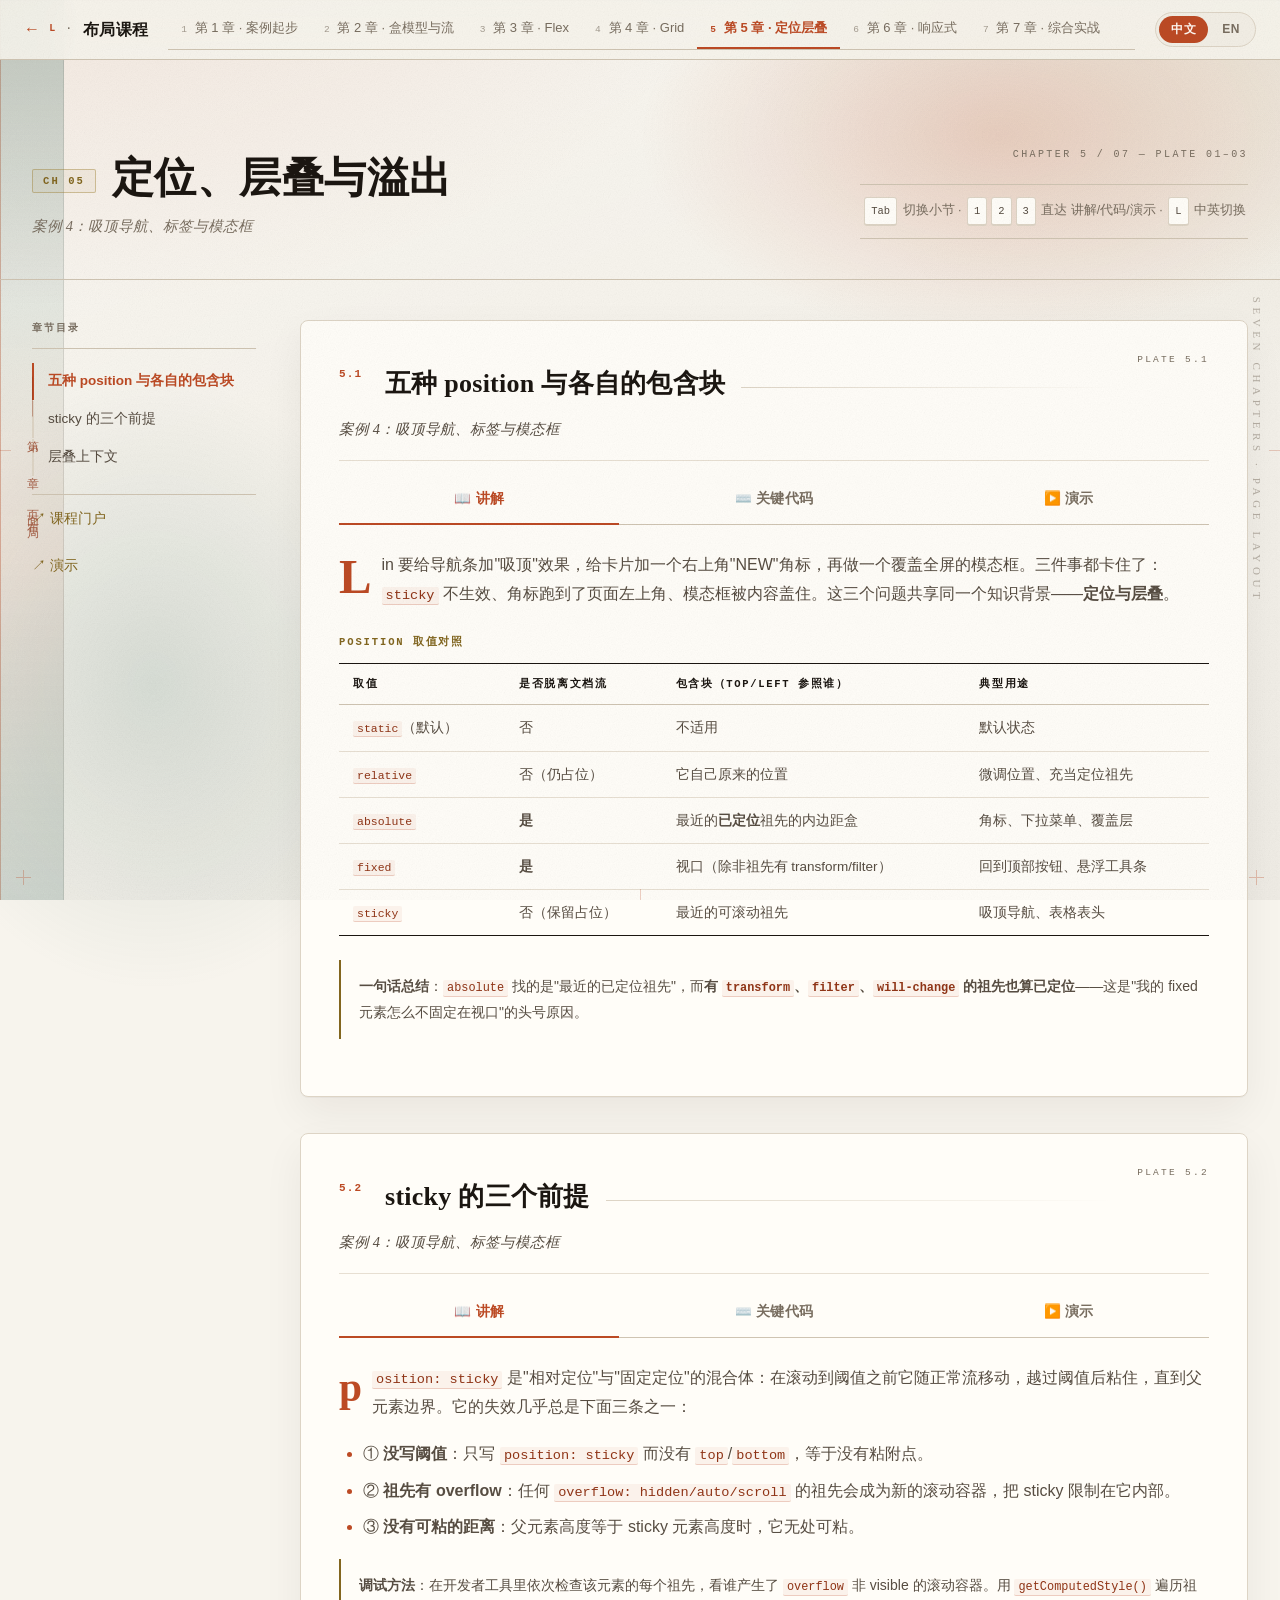
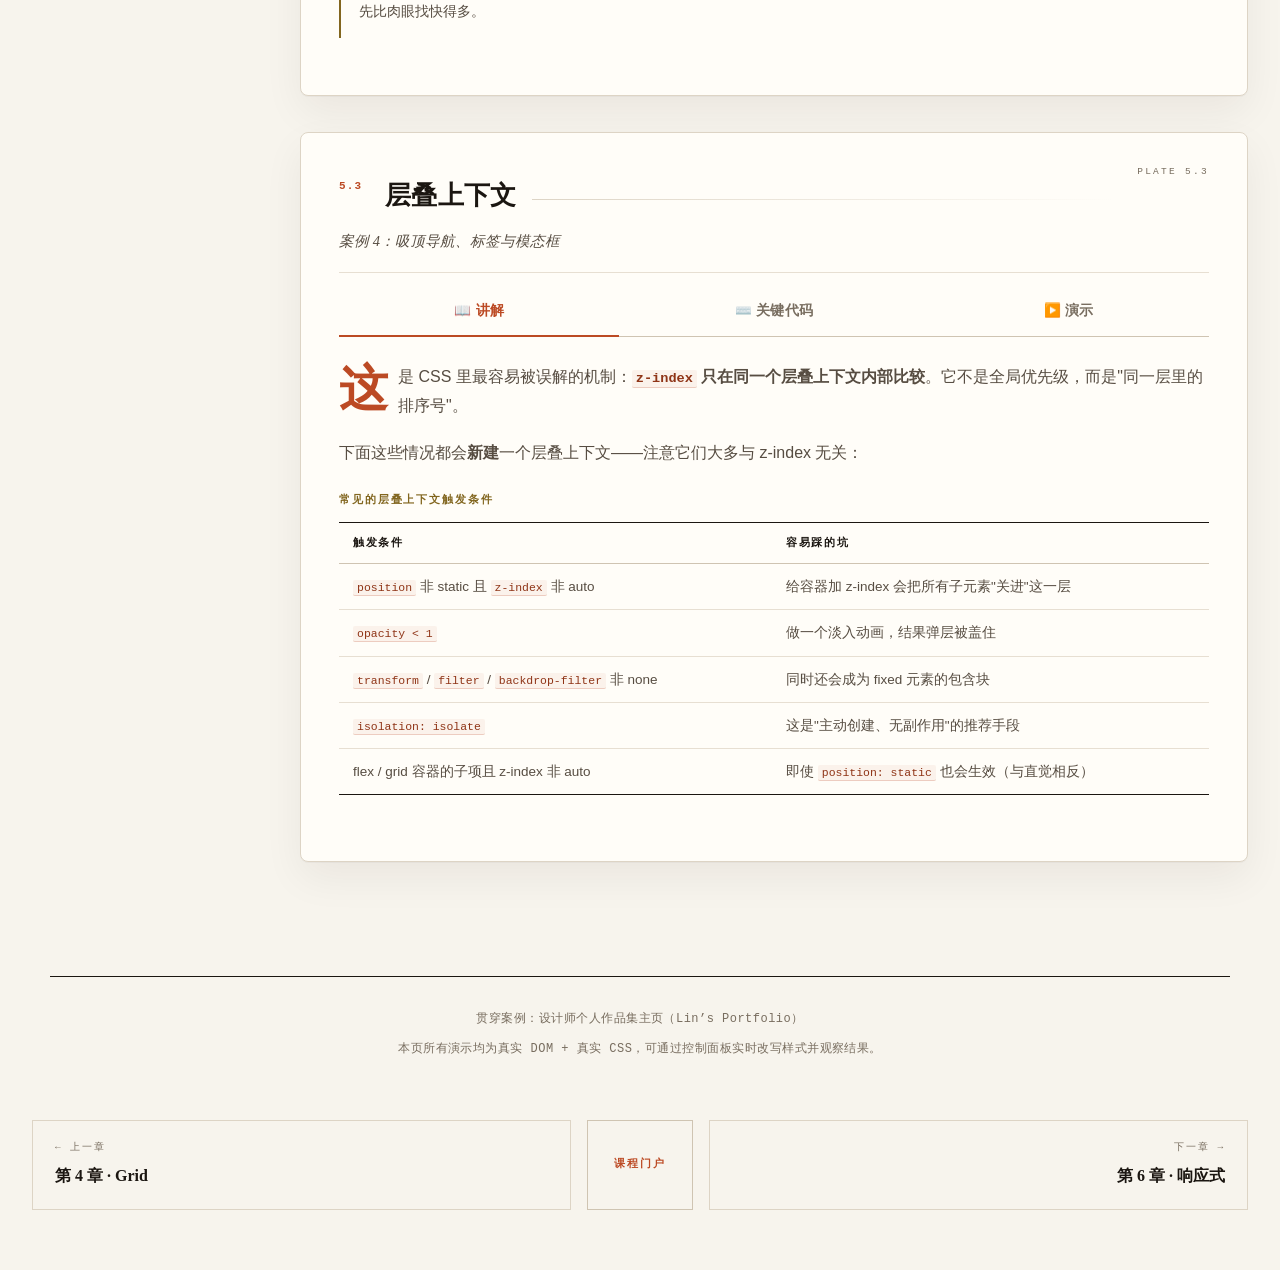
<file: lesson-05/index.html>
<!DOCTYPE html>
<html lang="zh-CN">
<head>
<meta charset="UTF-8" />
<meta name="viewport" content="width=device-width, initial-scale=1.0" />
<title>第 5 章 · 页面布局 / Chapter 5 · Page Layout</title>
<script>
/* 标题跟随语言：
   ① 首屏从 URL 的 ?lang= 读取（localStorage 在 file:// 下不跨页面持久化）
   ② 之后由 langchange 事件驱动，按 L 键或点语言开关也会同步更新 */
(function () {
  var CH = 5;
  function setTitle(lang) {
    document.title = (lang === 'en-US' || lang === 'en')
      ? 'Chapter ' + CH + ' · Page Layout'
      : '第 ' + CH + ' 章 · 页面布局';
  }
  try {
    var m = /[?&]lang=([^&#]+)/.exec(location.search);
    var v = m ? decodeURIComponent(m[1]).toLowerCase() : '';
    if (v) setTitle(v.indexOf('en') === 0 ? 'en-US' : 'zh-CN');
  } catch (e) {}
  document.addEventListener('langchange', function (ev) {
    setTitle(ev.detail && ev.detail.lang);
  });
})();
</script>
<link rel="icon" href="data:image/svg+xml,%3Csvg xmlns='http://www.w3.org/2000/svg' viewBox='0 0 64 64'%3E%3Crect width='64' height='64' fill='%23f7f4ed'/%3E%3Ctext x='32' y='45' font-family='Songti SC,Georgia,serif' font-size='44' font-weight='600' fill='%23bc4a24' text-anchor='middle'%3EL%3C/text%3E%3C/svg%3E" />
<link rel="stylesheet" href="../styles.css" />
</head>
<body>
<div class="edge-band" data-tone="2" aria-hidden="true"></div>
<span class="edge-label" aria-hidden="true">第 5 章 · 页面布局</span>
<div class="bg-field bg-field--a" aria-hidden="true"></div>
<div class="bg-field bg-field--b" aria-hidden="true"></div>
<div class="bg-field bg-field--c" aria-hidden="true"></div>
<div class="regmark" aria-hidden="true"><i></i><i></i><i></i><i></i><i></i><i></i><i></i><i></i><i></i><i></i><i></i><i></i></div>
<span class="margin-mark margin-mark--right" aria-hidden="true">SEVEN CHAPTERS · PAGE LAYOUT</span>

<!-- ============ 顶栏 ============ -->
<nav class="course-topbar" data-current="5">
  <a class="brand" href="../index.html">
    <span class="back">←</span><span class="logo-dot">L</span>
    <span data-i18n="nav.home"></span>
  </a>
  <ul class="tabs">
    <li><a href="../lesson-01/index.html" data-ch="1" data-i18n="nav.ch1"></a></li>
    <li><a href="../lesson-02/index.html" data-ch="2" data-i18n="nav.ch2"></a></li>
    <li><a href="../lesson-03/index.html" data-ch="3" data-i18n="nav.ch3"></a></li>
    <li><a href="../lesson-04/index.html" data-ch="4" data-i18n="nav.ch4"></a></li>
    <li><a href="../lesson-05/index.html" data-ch="5" data-i18n="nav.ch5"></a></li>
    <li><a href="../lesson-06/index.html" data-ch="6" data-i18n="nav.ch6"></a></li>
    <li><a href="../lesson-07/index.html" data-ch="7" data-i18n="nav.ch7"></a></li>
  </ul>
  <div class="lang-switch">
    <button data-set-lang="zh-CN" class="active">中文</button>
    <button data-set-lang="en-US">EN</button>
  </div>
</nav>

<!-- ============ 章节头 ============ -->
<header class="lesson-header" data-folio="Chapter 5 / 07 — Plate 01–03">
  <div>
    <h1><span class="chip">CH 05</span><span data-i18n="L5.title"></span></h1>
    <p class="subtitle" data-i18n="L5.subtitle"></p>
  </div>
  <div class="header-tip">
    <span class="kbd">Tab</span> <span data-i18n="tip.tab"></span> ·
    <span class="kbd">1</span><span class="kbd">2</span><span class="kbd">3</span>
    <span data-i18n="tip.tabs"></span> ·
    <span class="kbd">L</span> <span data-i18n="tip.lang"></span>
  </div>
</header>

<main class="lesson-main">
  <!-- 左侧章节目录 -->
  <aside class="chapter-nav">
    <h3 data-i18n="common.chapter"></h3>
    <ul>
        <li><a href="#ch-5-1" data-chapter="ch-5-1" class="active" data-i18n="L5.sec1.h"></a></li>
        <li><a href="#ch-5-2" data-chapter="ch-5-2" data-i18n="L5.sec2.h"></a></li>
        <li><a href="#ch-5-3" data-chapter="ch-5-3" data-i18n="L5.sec3.h"></a></li>
    </ul>
    <div class="nav-tip">
      <a href="../index.html">↗ <span data-i18n="common.portal"></span></a><br>
      <a href="../index.html#live">↗ <span data-i18n="common.demo"></span></a>
    </div>
  </aside>

  <!-- 章节内容 -->
  <section class="chapter-content">

      <!-- ============= 5.1 ============= -->
      <article class="chapter active" id="ch-5-1"
               data-plate="Plate 5.1">
        <h2><span class="num" data-i18n="L5.sec1.num"></span><span class="ttl" data-i18n="L5.sec1.h"></span></h2>
        <p class="chapter-subtitle" data-i18n="L5.subtitle"></p>

        <div class="tabs" data-tabs>
          <button class="tab-btn active" data-tab="explain" data-i18n="tab.explain"></button>
          <button class="tab-btn" data-tab="code" data-i18n="tab.code"></button>
          <button class="tab-btn" data-tab="demo" data-i18n="tab.demo"></button>
        </div>

        <div class="tab-panels">
          <!-- 讲解 -->
          <div class="tab-panel active" data-panel="explain">
              <p data-i18n-html="L5.intro.p"></p>
              <h4 data-i18n="L5.sec1.table"></h4><table class="theory-table"><thead><tr><th data-i18n="L5.sec1.th1"></th><th data-i18n="L5.sec1.th2"></th><th data-i18n="L5.sec1.th3"></th><th data-i18n="L5.sec1.th4"></th></tr></thead><tbody><tr><td data-i18n-html="L5.sec1.r1a"></td><td data-i18n-html="L5.sec1.r1b"></td><td data-i18n-html="L5.sec1.r1c"></td><td data-i18n-html="L5.sec1.r1d"></td></tr><tr><td data-i18n-html="L5.sec1.r2a"></td><td data-i18n-html="L5.sec1.r2b"></td><td data-i18n-html="L5.sec1.r2c"></td><td data-i18n-html="L5.sec1.r2d"></td></tr><tr><td data-i18n-html="L5.sec1.r3a"></td><td data-i18n-html="L5.sec1.r3b"></td><td data-i18n-html="L5.sec1.r3c"></td><td data-i18n-html="L5.sec1.r3d"></td></tr><tr><td data-i18n-html="L5.sec1.r4a"></td><td data-i18n-html="L5.sec1.r4b"></td><td data-i18n-html="L5.sec1.r4c"></td><td data-i18n-html="L5.sec1.r4d"></td></tr><tr><td data-i18n-html="L5.sec1.r5a"></td><td data-i18n-html="L5.sec1.r5b"></td><td data-i18n-html="L5.sec1.r5c"></td><td data-i18n-html="L5.sec1.r5d"></td></tr></tbody></table>
              <p class="note" data-i18n-html="L5.sec1.note"></p>
          </div>

          <!-- 关键代码 -->
          <div class="tab-panel" data-panel="code">
            <h3 data-i18n="L5.code1.t"></h3>
            <p class="code-purpose" data-i18n-html="L5.code1.p"></p>
            <pre><code class="lang-css">/* 可用的吸顶导航：三件事缺一不可 */
.nav {
  position: sticky;
  top: 0;                             /* ① 必须有阈值，否则等于没写 */
  z-index: var(--z-sticky);           /* ② 必须抬高层级 */
  background: rgba(255,255,255,.86);  /* ③ 必须有背景，否则内容会透出来 */
  backdrop-filter: blur(12px);
  border-bottom: 1px solid #e2e8f0;
}

/* ⚠️ sticky 失效的三大原因
   ① 没写 top / bottom                → 没有粘附点
   ② 祖先有 overflow: hidden/auto/scroll → 被限制在那个容器内
   ③ 父元素高度 = 自身高度             → 没有可粘的距离 */

/* 用脚本一次性找出“吃掉 sticky”的祖先 */
[...document.querySelectorAll('.nav')].forEach(el =&gt; {
  for (let p = el.parentElement; p; p = p.parentElement) {
    const ov = getComputedStyle(p).overflow;
    if (ov !== 'visible') console.warn('sticky 被限制在：', p, ov);
  }
});</code></pre>
            <p class="key-point" data-i18n-html="L5.code1.k"></p>
          </div>

          <!-- 演示 -->
          <div class="tab-panel" data-panel="demo">
            <p class="demo-hint" data-i18n="L5.demo1.hint"></p>
            <div class="demo-mount" data-demo="d5-position"></div>
          </div>
        </div>
      </article>
      <!-- ============= 5.2 ============= -->
      <article class="chapter" id="ch-5-2"
               data-plate="Plate 5.2">
        <h2><span class="num" data-i18n="L5.sec2.num"></span><span class="ttl" data-i18n="L5.sec2.h"></span></h2>
        <p class="chapter-subtitle" data-i18n="L5.subtitle"></p>

        <div class="tabs" data-tabs>
          <button class="tab-btn active" data-tab="explain" data-i18n="tab.explain"></button>
          <button class="tab-btn" data-tab="code" data-i18n="tab.code"></button>
          <button class="tab-btn" data-tab="demo" data-i18n="tab.demo"></button>
        </div>

        <div class="tab-panels">
          <!-- 讲解 -->
          <div class="tab-panel active" data-panel="explain">
              <p data-i18n-html="L5.sec2.p1"></p>
              <ul><li data-i18n-html="L5.sec2.ul1"></li><li data-i18n-html="L5.sec2.ul2"></li><li data-i18n-html="L5.sec2.ul3"></li></ul>
              <p class="note" data-i18n-html="L5.sec2.note"></p>
          </div>

          <!-- 关键代码 -->
          <div class="tab-panel" data-panel="code">
            <h3 data-i18n="L5.code2.t"></h3>
            <p class="code-purpose" data-i18n-html="L5.code2.p"></p>
            <pre><code class="lang-css">/* 卡片角标：relative 最重要的用途是“给子元素提供包含块” */
.card {
  position: relative;   /* 本身不移动，只是定义坐标系 */
  /* ⚠️ 不要顺手加 z-index！那会建立层叠上下文，
        把角标的 z-index 关进这一层里 */
}

.card__badge {
  position: absolute;
  top: 12px;
  right: 12px;          /* 参照最近的“已定位”祖先 = .card */
  padding: 2px 8px;
  border-radius: 999px;
  background: #f43f5e;
  color: #fff;
  font-size: 11px;
}

/* ❌ 反例：父元素没有 position，角标会跑到“初始包含块”（页面左上角） */
.card--bad { position: static; }

/* ⚠️ 祖先有 transform / filter / will-change 时，fixed 元素
      也会以它为包含块 —— “fixed 不固定在视口”的头号原因 */</code></pre>
            <p class="key-point" data-i18n-html="L5.code2.k"></p>
          </div>

          <!-- 演示 -->
          <div class="tab-panel" data-panel="demo">
            <p class="demo-hint" data-i18n="L5.demo2.hint"></p>
            <div class="demo-mount" data-demo="d5-stack"></div>
          </div>
        </div>
      </article>
      <!-- ============= 5.3 ============= -->
      <article class="chapter" id="ch-5-3"
               data-plate="Plate 5.3">
        <h2><span class="num" data-i18n="L5.sec3.num"></span><span class="ttl" data-i18n="L5.sec3.h"></span></h2>
        <p class="chapter-subtitle" data-i18n="L5.subtitle"></p>

        <div class="tabs" data-tabs>
          <button class="tab-btn active" data-tab="explain" data-i18n="tab.explain"></button>
          <button class="tab-btn" data-tab="code" data-i18n="tab.code"></button>
          <button class="tab-btn" data-tab="demo" data-i18n="tab.demo"></button>
        </div>

        <div class="tab-panels">
          <!-- 讲解 -->
          <div class="tab-panel active" data-panel="explain">
              <p data-i18n-html="L5.sec3.p1"></p>
              <p data-i18n-html="L5.sec3.p2"></p>
              <h4 data-i18n="L5.sec3.table"></h4><table class="theory-table"><thead><tr><th data-i18n="L5.sec3.th1"></th><th data-i18n="L5.sec3.th2"></th></tr></thead><tbody><tr><td data-i18n-html="L5.sec3.r1a"></td><td data-i18n-html="L5.sec3.r1b"></td></tr><tr><td data-i18n-html="L5.sec3.r2a"></td><td data-i18n-html="L5.sec3.r2b"></td></tr><tr><td data-i18n-html="L5.sec3.r3a"></td><td data-i18n-html="L5.sec3.r3b"></td></tr><tr><td data-i18n-html="L5.sec3.r4a"></td><td data-i18n-html="L5.sec3.r4b"></td></tr><tr><td data-i18n-html="L5.sec3.r5a"></td><td data-i18n-html="L5.sec3.r5b"></td></tr></tbody></table>
          </div>

          <!-- 关键代码 -->
          <div class="tab-panel" data-panel="code">
            <h3 data-i18n="L5.code3.t"></h3>
            <p class="code-purpose" data-i18n-html="L5.code3.p"></p>
            <pre><code class="lang-css">/* ❌ 不要靠“把数字写大”解决层叠问题 */
.popover--bad { z-index: 99999; }   /* 下一个开发者会写 999999 */

/* ✅ 正确做法：给页面划分有限的几层，写进设计令牌 */
:root {
  --z-base:     0;
  --z-dropdown: 100;
  --z-sticky:   200;
  --z-overlay:  300;
  --z-modal:    400;
  --z-toast:    500;
}

.nav      { position: sticky; top: 0;  z-index: var(--z-sticky); }
.dropdown { position: absolute;        z-index: var(--z-dropdown); }
.modal    { position: fixed; inset: 0; z-index: var(--z-modal); }

/* 关键：模态框最好渲染在 &lt;body&gt; 的直接子级，
   这样它不会落进任何祖先的层叠上下文
   （UI 库把弹层挂到 body 就是这个原因）
   z-index 只在同一个层叠上下文内部比较，它不是全局优先级 */

/* 需要主动建立层叠上下文时，用无副作用的 isolation */
.card--isolated { isolation: isolate; }</code></pre>
            <p class="key-point" data-i18n-html="L5.code3.k"></p>
          </div>

          <!-- 演示 -->
          <div class="tab-panel" data-panel="demo">
            <p class="demo-hint" data-i18n="L5.demo3.hint"></p>
            <div class="demo-mount" data-demo="d5-overflow"></div>
          </div>
        </div>
      </article>
  </section>
</main>

<footer class="lesson-footer">
  <p data-i18n="footer.case"></p>
  <p data-i18n="footer.note"></p>
</footer>

<nav class="chapter-pager">
  <a class="pager-prev" href="../lesson-04/index.html"><span class="pager-dir" data-i18n="common.prev"></span><span class="pager-title" data-i18n="nav.ch4"></span></a>
  <a class="pager-portal" href="../index.html" data-i18n="common.portal"></a>
  <a class="pager-next" href="../lesson-06/index.html"><span class="pager-dir" data-i18n="common.next"></span><span class="pager-title" data-i18n="nav.ch6"></span></a>
</nav>

<script src="../i18n.js"></script>
<script src="../lesson-content.js"></script>
<script src="../site.js"></script>
<script src="../demos.js"></script>
</body>
</html>
</file>
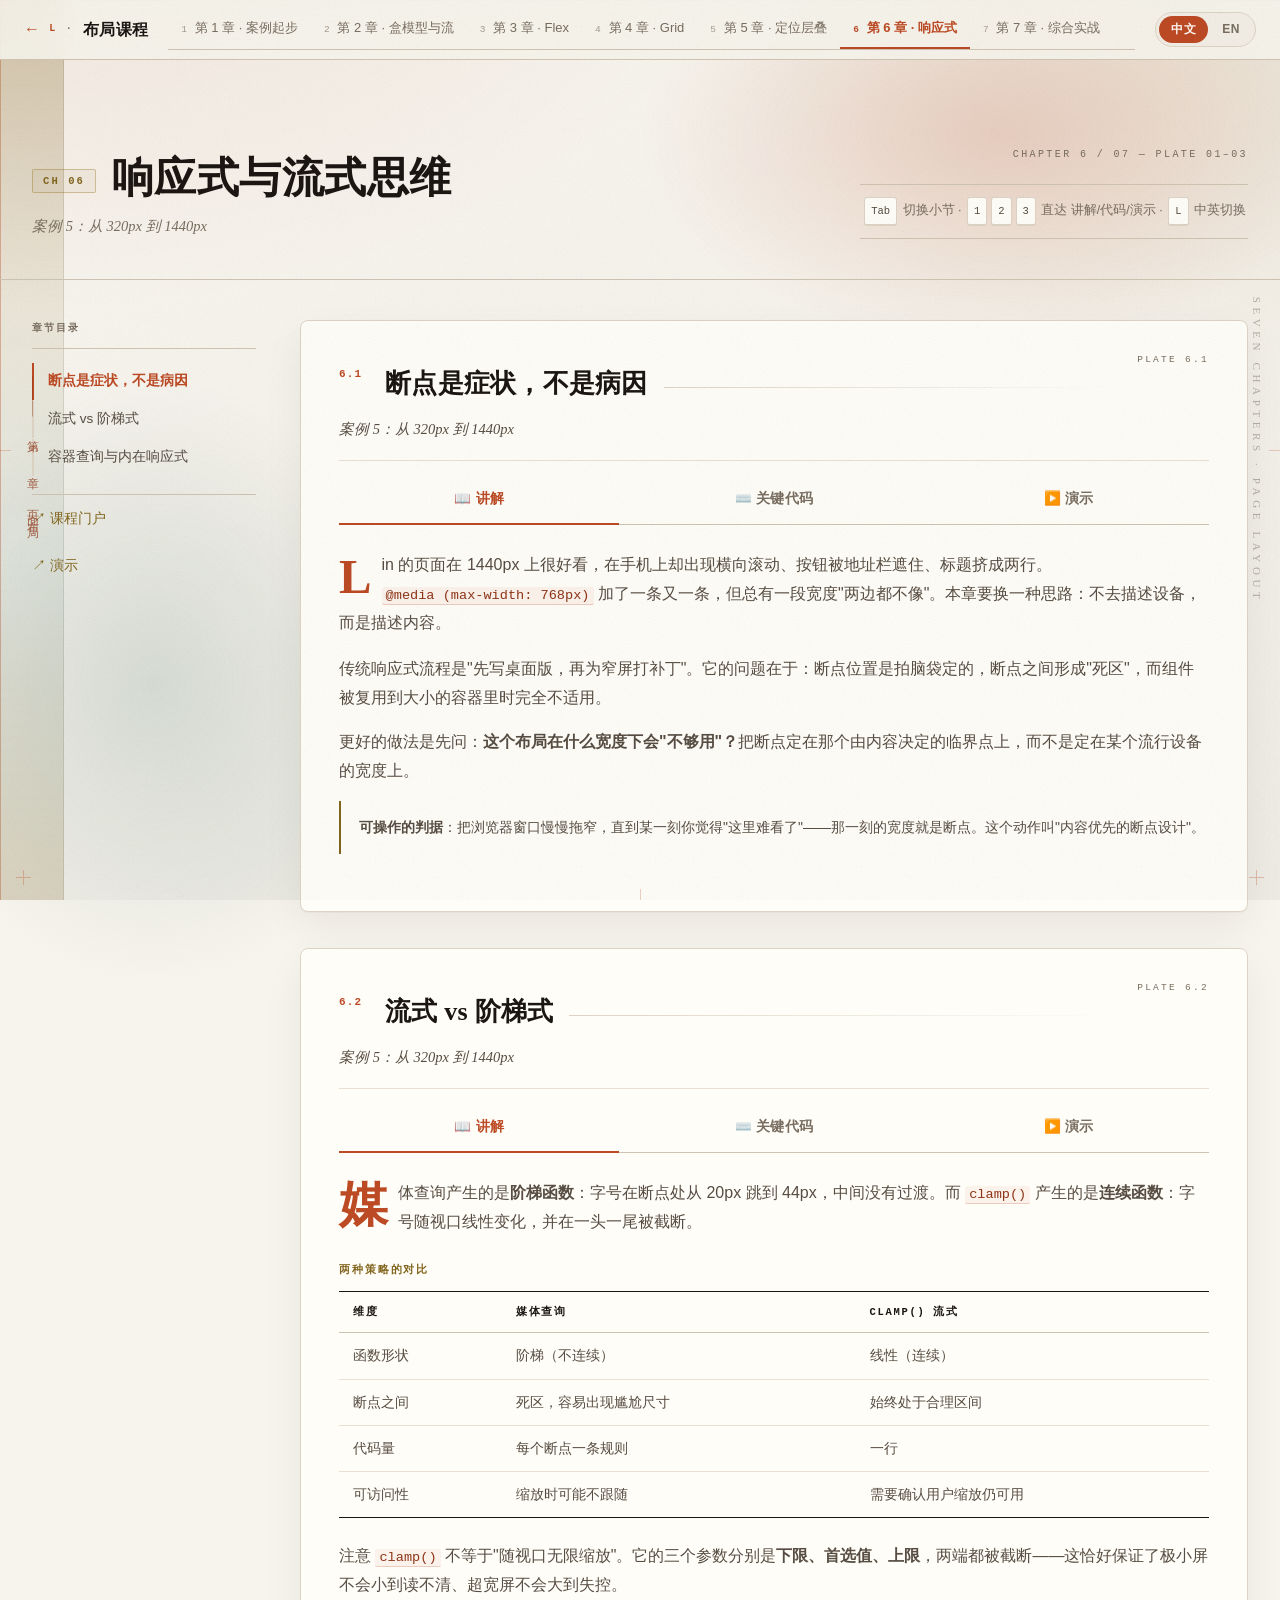
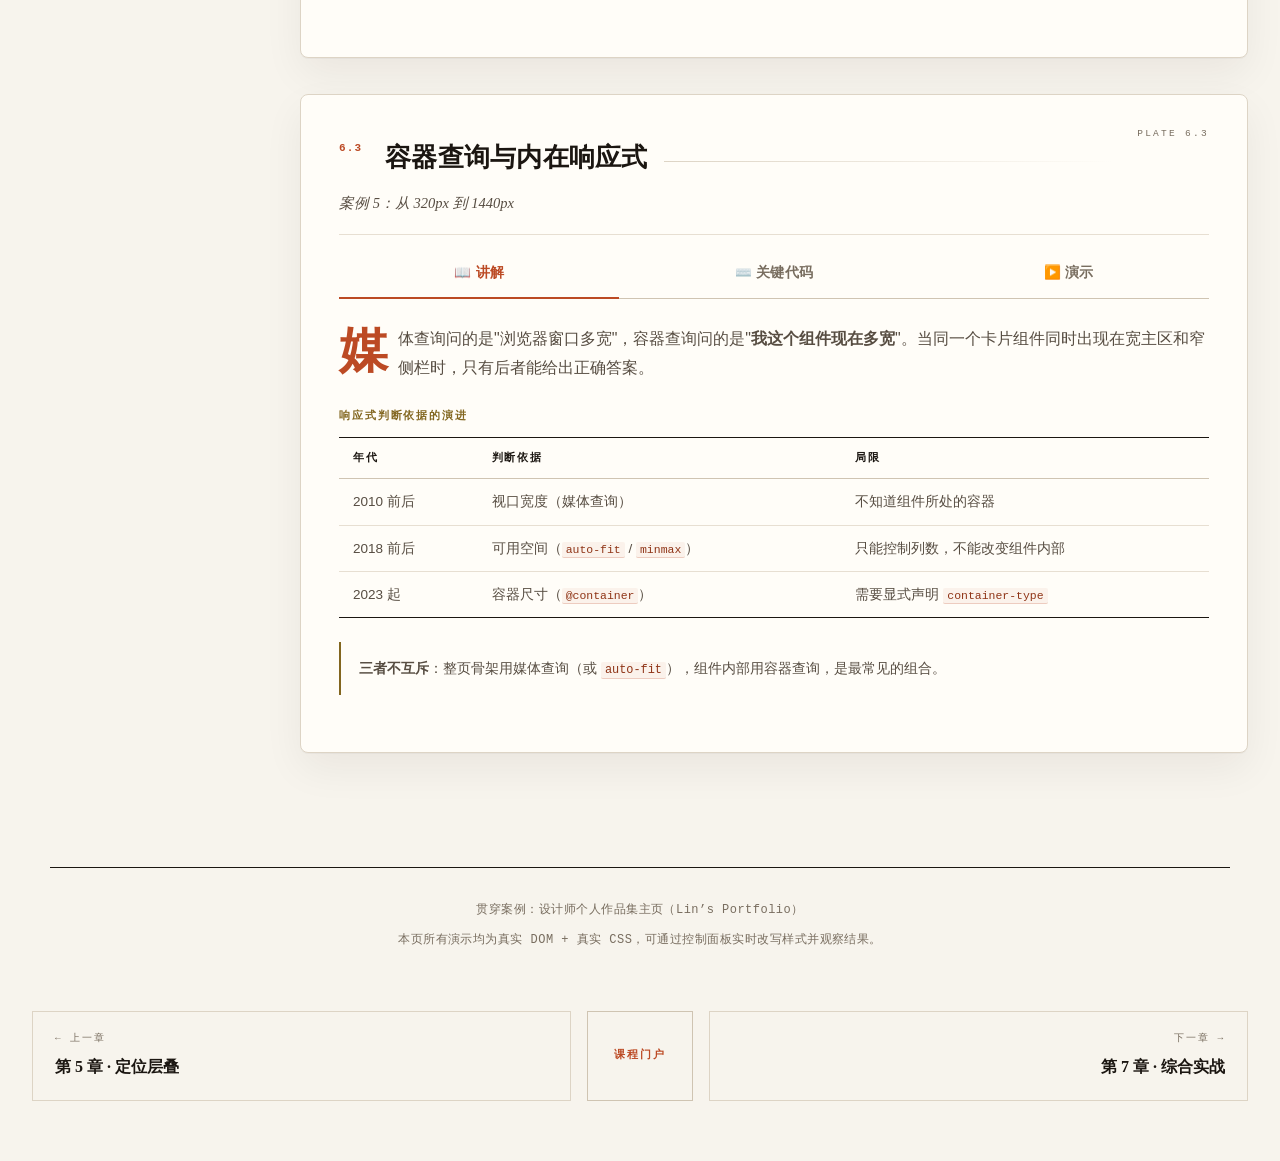
<file: lesson-06/index.html>
<!DOCTYPE html>
<html lang="zh-CN">
<head>
<meta charset="UTF-8" />
<meta name="viewport" content="width=device-width, initial-scale=1.0" />
<title>第 6 章 · 页面布局 / Chapter 6 · Page Layout</title>
<script>
/* 标题跟随语言：
   ① 首屏从 URL 的 ?lang= 读取（localStorage 在 file:// 下不跨页面持久化）
   ② 之后由 langchange 事件驱动，按 L 键或点语言开关也会同步更新 */
(function () {
  var CH = 6;
  function setTitle(lang) {
    document.title = (lang === 'en-US' || lang === 'en')
      ? 'Chapter ' + CH + ' · Page Layout'
      : '第 ' + CH + ' 章 · 页面布局';
  }
  try {
    var m = /[?&]lang=([^&#]+)/.exec(location.search);
    var v = m ? decodeURIComponent(m[1]).toLowerCase() : '';
    if (v) setTitle(v.indexOf('en') === 0 ? 'en-US' : 'zh-CN');
  } catch (e) {}
  document.addEventListener('langchange', function (ev) {
    setTitle(ev.detail && ev.detail.lang);
  });
})();
</script>
<link rel="icon" href="data:image/svg+xml,%3Csvg xmlns='http://www.w3.org/2000/svg' viewBox='0 0 64 64'%3E%3Crect width='64' height='64' fill='%23f7f4ed'/%3E%3Ctext x='32' y='45' font-family='Songti SC,Georgia,serif' font-size='44' font-weight='600' fill='%23bc4a24' text-anchor='middle'%3EL%3C/text%3E%3C/svg%3E" />
<link rel="stylesheet" href="../styles.css" />
</head>
<body>
<div class="edge-band" data-tone="3" aria-hidden="true"></div>
<span class="edge-label" aria-hidden="true">第 6 章 · 页面布局</span>
<div class="bg-field bg-field--a" aria-hidden="true"></div>
<div class="bg-field bg-field--b" aria-hidden="true"></div>
<div class="bg-field bg-field--c" aria-hidden="true"></div>
<div class="regmark" aria-hidden="true"><i></i><i></i><i></i><i></i><i></i><i></i><i></i><i></i><i></i><i></i><i></i><i></i></div>
<span class="margin-mark margin-mark--right" aria-hidden="true">SEVEN CHAPTERS · PAGE LAYOUT</span>

<!-- ============ 顶栏 ============ -->
<nav class="course-topbar" data-current="6">
  <a class="brand" href="../index.html">
    <span class="back">←</span><span class="logo-dot">L</span>
    <span data-i18n="nav.home"></span>
  </a>
  <ul class="tabs">
    <li><a href="../lesson-01/index.html" data-ch="1" data-i18n="nav.ch1"></a></li>
    <li><a href="../lesson-02/index.html" data-ch="2" data-i18n="nav.ch2"></a></li>
    <li><a href="../lesson-03/index.html" data-ch="3" data-i18n="nav.ch3"></a></li>
    <li><a href="../lesson-04/index.html" data-ch="4" data-i18n="nav.ch4"></a></li>
    <li><a href="../lesson-05/index.html" data-ch="5" data-i18n="nav.ch5"></a></li>
    <li><a href="../lesson-06/index.html" data-ch="6" data-i18n="nav.ch6"></a></li>
    <li><a href="../lesson-07/index.html" data-ch="7" data-i18n="nav.ch7"></a></li>
  </ul>
  <div class="lang-switch">
    <button data-set-lang="zh-CN" class="active">中文</button>
    <button data-set-lang="en-US">EN</button>
  </div>
</nav>

<!-- ============ 章节头 ============ -->
<header class="lesson-header" data-folio="Chapter 6 / 07 — Plate 01–03">
  <div>
    <h1><span class="chip">CH 06</span><span data-i18n="L6.title"></span></h1>
    <p class="subtitle" data-i18n="L6.subtitle"></p>
  </div>
  <div class="header-tip">
    <span class="kbd">Tab</span> <span data-i18n="tip.tab"></span> ·
    <span class="kbd">1</span><span class="kbd">2</span><span class="kbd">3</span>
    <span data-i18n="tip.tabs"></span> ·
    <span class="kbd">L</span> <span data-i18n="tip.lang"></span>
  </div>
</header>

<main class="lesson-main">
  <!-- 左侧章节目录 -->
  <aside class="chapter-nav">
    <h3 data-i18n="common.chapter"></h3>
    <ul>
        <li><a href="#ch-6-1" data-chapter="ch-6-1" class="active" data-i18n="L6.sec1.h"></a></li>
        <li><a href="#ch-6-2" data-chapter="ch-6-2" data-i18n="L6.sec2.h"></a></li>
        <li><a href="#ch-6-3" data-chapter="ch-6-3" data-i18n="L6.sec3.h"></a></li>
    </ul>
    <div class="nav-tip">
      <a href="../index.html">↗ <span data-i18n="common.portal"></span></a><br>
      <a href="../index.html#live">↗ <span data-i18n="common.demo"></span></a>
    </div>
  </aside>

  <!-- 章节内容 -->
  <section class="chapter-content">

      <!-- ============= 6.1 ============= -->
      <article class="chapter active" id="ch-6-1"
               data-plate="Plate 6.1">
        <h2><span class="num" data-i18n="L6.sec1.num"></span><span class="ttl" data-i18n="L6.sec1.h"></span></h2>
        <p class="chapter-subtitle" data-i18n="L6.subtitle"></p>

        <div class="tabs" data-tabs>
          <button class="tab-btn active" data-tab="explain" data-i18n="tab.explain"></button>
          <button class="tab-btn" data-tab="code" data-i18n="tab.code"></button>
          <button class="tab-btn" data-tab="demo" data-i18n="tab.demo"></button>
        </div>

        <div class="tab-panels">
          <!-- 讲解 -->
          <div class="tab-panel active" data-panel="explain">
              <p data-i18n-html="L6.intro.p"></p>
              <p data-i18n-html="L6.sec1.p1"></p>
              <p data-i18n-html="L6.sec1.p2"></p>
              <p class="note" data-i18n-html="L6.sec1.note"></p>
          </div>

          <!-- 关键代码 -->
          <div class="tab-panel" data-panel="code">
            <h3 data-i18n="L6.code1.t"></h3>
            <p class="code-purpose" data-i18n-html="L6.code1.p"></p>
            <pre><code class="lang-css">/* 流式字号：把设计语言直接翻译成一个表达式
   “360px 宽时 20px，1100px 宽时 44px，两端截断” */
h1 {
  font-size: clamp(20px, 0.9rem + 3.2vw, 44px);
}

/* 展开成等价的可读形式：
   clamp(min, preferred, max)
   preferred = min + (max − min) × (100vw − vwMin) / (vwMax − vwMin) */

/* 对比：媒体查询产生阶梯函数，断点之间是死区 */
h1 { font-size: 20px; }
@media (min-width: 1100px) { h1 { font-size: 44px; } }
/* 问题：760px 时仍然是 20px —— 半大不小的尴尬尺寸 */

/* ⚠️ 千万不要只写 vw：小屏上会小到无法阅读 */
h1 { font-size: 4vw; }        /* ❌ 320px 时只有 12.8px */

/* clamp 不影响浏览器缩放；但正文最小不要低于 15–16px */</code></pre>
            <p class="key-point" data-i18n-html="L6.code1.k"></p>
          </div>

          <!-- 演示 -->
          <div class="tab-panel" data-panel="demo">
            <p class="demo-hint" data-i18n="L6.demo1.hint"></p>
            <div class="demo-mount" data-demo="d6-breakpoint"></div>
          </div>
        </div>
      </article>
      <!-- ============= 6.2 ============= -->
      <article class="chapter" id="ch-6-2"
               data-plate="Plate 6.2">
        <h2><span class="num" data-i18n="L6.sec2.num"></span><span class="ttl" data-i18n="L6.sec2.h"></span></h2>
        <p class="chapter-subtitle" data-i18n="L6.subtitle"></p>

        <div class="tabs" data-tabs>
          <button class="tab-btn active" data-tab="explain" data-i18n="tab.explain"></button>
          <button class="tab-btn" data-tab="code" data-i18n="tab.code"></button>
          <button class="tab-btn" data-tab="demo" data-i18n="tab.demo"></button>
        </div>

        <div class="tab-panels">
          <!-- 讲解 -->
          <div class="tab-panel active" data-panel="explain">
              <p data-i18n-html="L6.sec2.p1"></p>
              <h4 data-i18n="L6.sec2.table"></h4><table class="theory-table"><thead><tr><th data-i18n="L6.sec2.th1"></th><th data-i18n="L6.sec2.th2"></th><th data-i18n="L6.sec2.th3"></th></tr></thead><tbody><tr><td data-i18n-html="L6.sec2.r1a"></td><td data-i18n-html="L6.sec2.r1b"></td><td data-i18n-html="L6.sec2.r1c"></td></tr><tr><td data-i18n-html="L6.sec2.r2a"></td><td data-i18n-html="L6.sec2.r2b"></td><td data-i18n-html="L6.sec2.r2c"></td></tr><tr><td data-i18n-html="L6.sec2.r3a"></td><td data-i18n-html="L6.sec2.r3b"></td><td data-i18n-html="L6.sec2.r3c"></td></tr><tr><td data-i18n-html="L6.sec2.r4a"></td><td data-i18n-html="L6.sec2.r4b"></td><td data-i18n-html="L6.sec2.r4c"></td></tr></tbody></table>
              <p data-i18n-html="L6.sec2.p2"></p>
          </div>

          <!-- 关键代码 -->
          <div class="tab-panel" data-panel="code">
            <h3 data-i18n="L6.code2.t"></h3>
            <p class="code-purpose" data-i18n-html="L6.code2.p"></p>
            <pre><code class="lang-css">/* 容器查询：让组件看“自己的宽度”，而不是视口宽度 */

/* ① 在父元素上声明查询容器 */
.sidebar, .main-column {
  container-type: inline-size;   /* 行内方向成为查询容器 */
  container-name: card-host;     /* 可选：命名，便于精确查询 */
}

/* ② 在子元素上按容器宽度改变内部布局 */
.card { display: flex; flex-direction: column; gap: 8px; }

@container card-host (min-width: 420px) {
  .card { flex-direction: row; align-items: center; }
  .card__thumb { width: 72px; height: 72px; }
  .card h4 { font-size: 1.05rem; }
}

/* 效果：同一个卡片组件，在宽主区里横排、在窄侧栏里竖排，
   两种形态可以在同一屏内同时存在 */

/* 代价：container-type: inline-size 会让该元素在行内方向上的
   尺寸不再由内容决定（width:auto 变为占满可用宽度） */

/* 三者不互斥：整页骨架用媒体查询 / auto-fit，组件内部用容器查询 */</code></pre>
            <p class="key-point" data-i18n-html="L6.code2.k"></p>
          </div>

          <!-- 演示 -->
          <div class="tab-panel" data-panel="demo">
            <p class="demo-hint" data-i18n="L6.demo2.hint"></p>
            <div class="demo-mount" data-demo="d6-clamp"></div>
          </div>
        </div>
      </article>
      <!-- ============= 6.3 ============= -->
      <article class="chapter" id="ch-6-3"
               data-plate="Plate 6.3">
        <h2><span class="num" data-i18n="L6.sec3.num"></span><span class="ttl" data-i18n="L6.sec3.h"></span></h2>
        <p class="chapter-subtitle" data-i18n="L6.subtitle"></p>

        <div class="tabs" data-tabs>
          <button class="tab-btn active" data-tab="explain" data-i18n="tab.explain"></button>
          <button class="tab-btn" data-tab="code" data-i18n="tab.code"></button>
          <button class="tab-btn" data-tab="demo" data-i18n="tab.demo"></button>
        </div>

        <div class="tab-panels">
          <!-- 讲解 -->
          <div class="tab-panel active" data-panel="explain">
              <p data-i18n-html="L6.sec3.p1"></p>
              <h4 data-i18n="L6.sec3.table"></h4><table class="theory-table"><thead><tr><th data-i18n="L6.sec3.th1"></th><th data-i18n="L6.sec3.th2"></th><th data-i18n="L6.sec3.th3"></th></tr></thead><tbody><tr><td data-i18n-html="L6.sec3.r1a"></td><td data-i18n-html="L6.sec3.r1b"></td><td data-i18n-html="L6.sec3.r1c"></td></tr><tr><td data-i18n-html="L6.sec3.r2a"></td><td data-i18n-html="L6.sec3.r2b"></td><td data-i18n-html="L6.sec3.r2c"></td></tr><tr><td data-i18n-html="L6.sec3.r3a"></td><td data-i18n-html="L6.sec3.r3b"></td><td data-i18n-html="L6.sec3.r3c"></td></tr></tbody></table>
              <p class="note" data-i18n-html="L6.sec3.note"></p>
          </div>

          <!-- 关键代码 -->
          <div class="tab-panel" data-panel="code">
            <h3 data-i18n="L6.code3.t"></h3>
            <p class="code-purpose" data-i18n-html="L6.code3.p"></p>
            <pre><code class="lang-css">/* 移动端视口单位：vh 的四个兄弟 */
.hero {
  height: 100vh;    /* ❌ 最大视口：地址栏显示时底部被遮住 */
  height: 100svh;   /* 小视口：地址栏展开时的可视高度 */
  height: 100lvh;   /* 大视口：地址栏收起时的可视高度 */
  height: 100dvh;   /* ✅ 动态视口：随浏览器 UI 实时变化，首选 */
}

/* 安全区：避开 iPhone 底部横条与刘海 */
.bottom-bar {
  position: fixed;
  inset-inline: 0;
  bottom: 0;
  padding-bottom: max(12px, env(safe-area-inset-bottom));
}

.fab {
  position: fixed;
  right: max(16px, env(safe-area-inset-right));
  bottom: max(16px, env(safe-area-inset-bottom));
}

/* 触控目标最小 44 × 44px —— 低于这个尺寸误触率显著上升 */
.tap-target { min-height: 44px; min-width: 44px; }</code></pre>
            <p class="key-point" data-i18n-html="L6.code3.k"></p>
          </div>

          <!-- 演示 -->
          <div class="tab-panel" data-panel="demo">
            <p class="demo-hint" data-i18n="L6.demo3.hint"></p>
            <div class="demo-mount" data-demo="d6-container"></div>
          </div>
        </div>
      </article>
  </section>
</main>

<footer class="lesson-footer">
  <p data-i18n="footer.case"></p>
  <p data-i18n="footer.note"></p>
</footer>

<nav class="chapter-pager">
  <a class="pager-prev" href="../lesson-05/index.html"><span class="pager-dir" data-i18n="common.prev"></span><span class="pager-title" data-i18n="nav.ch5"></span></a>
  <a class="pager-portal" href="../index.html" data-i18n="common.portal"></a>
  <a class="pager-next" href="../lesson-07/index.html"><span class="pager-dir" data-i18n="common.next"></span><span class="pager-title" data-i18n="nav.ch7"></span></a>
</nav>

<script src="../i18n.js"></script>
<script src="../lesson-content.js"></script>
<script src="../site.js"></script>
<script src="../demos.js"></script>
</body>
</html>
</file>
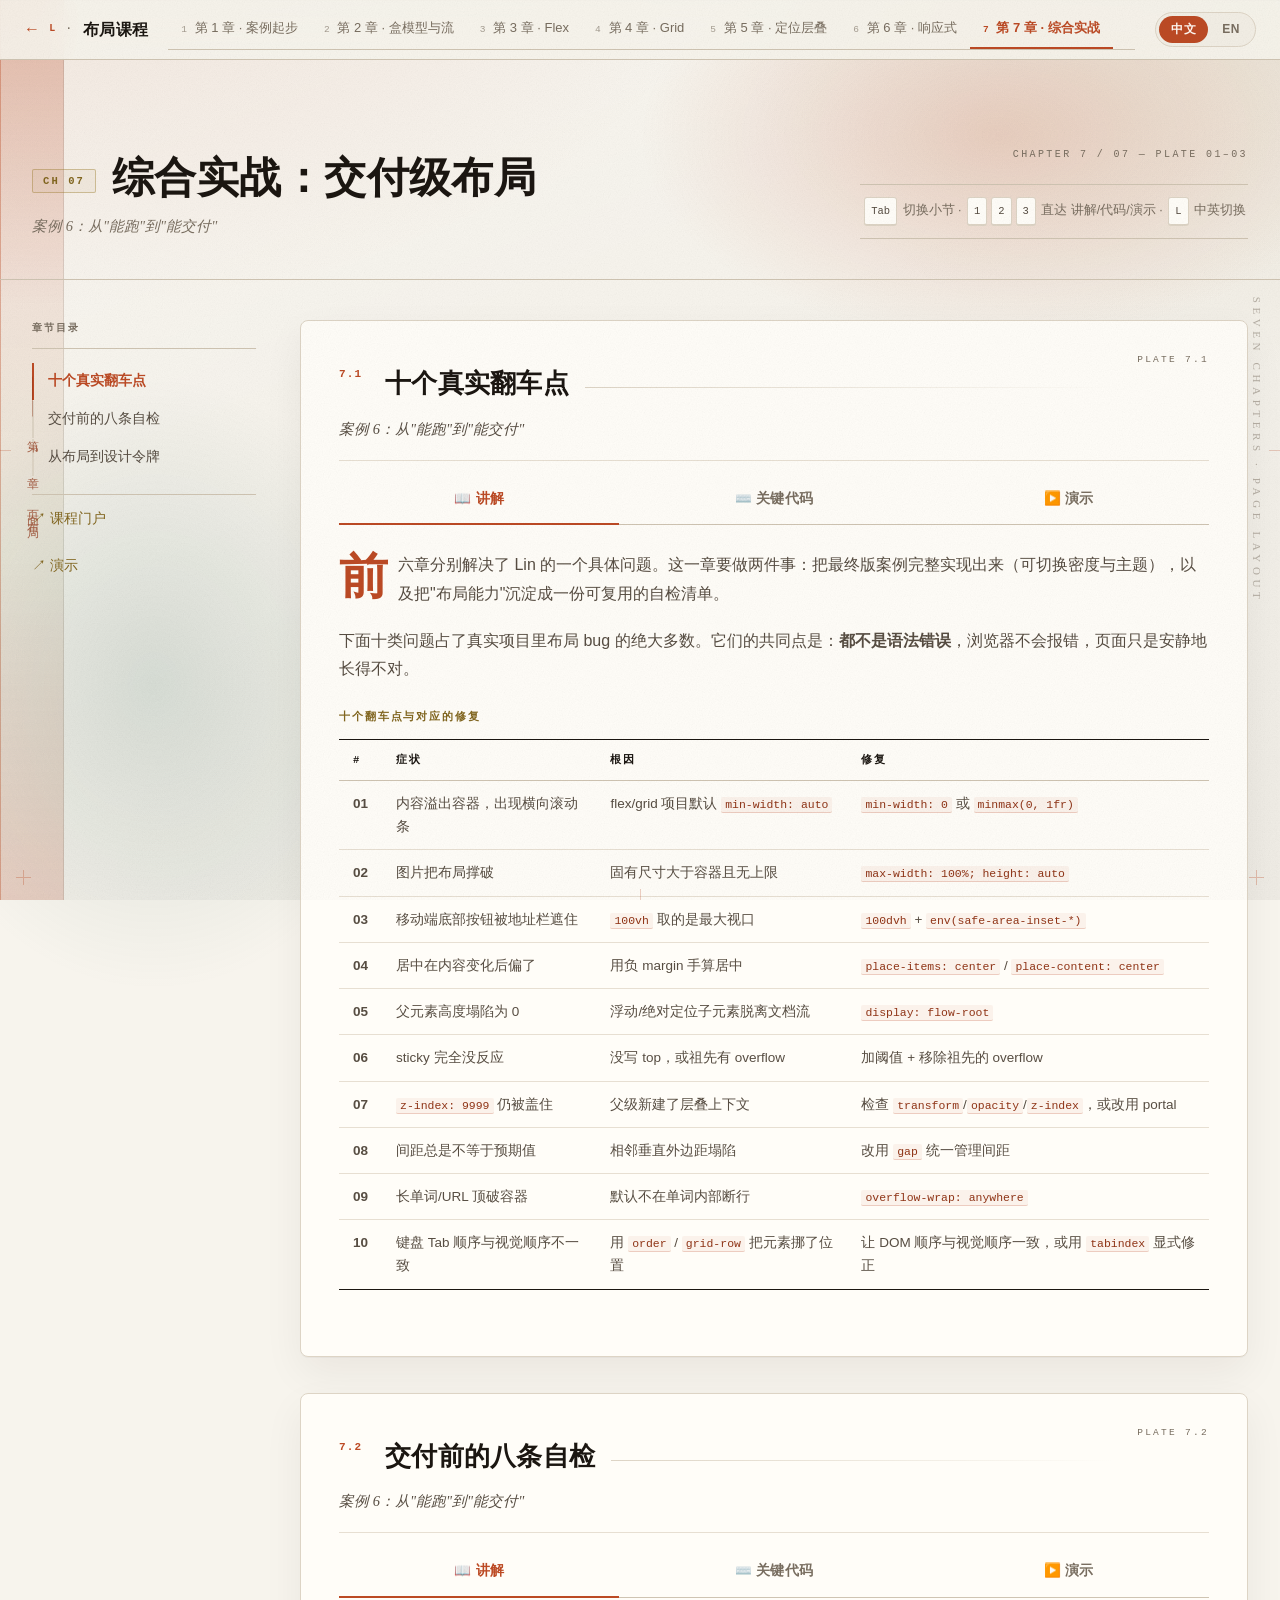
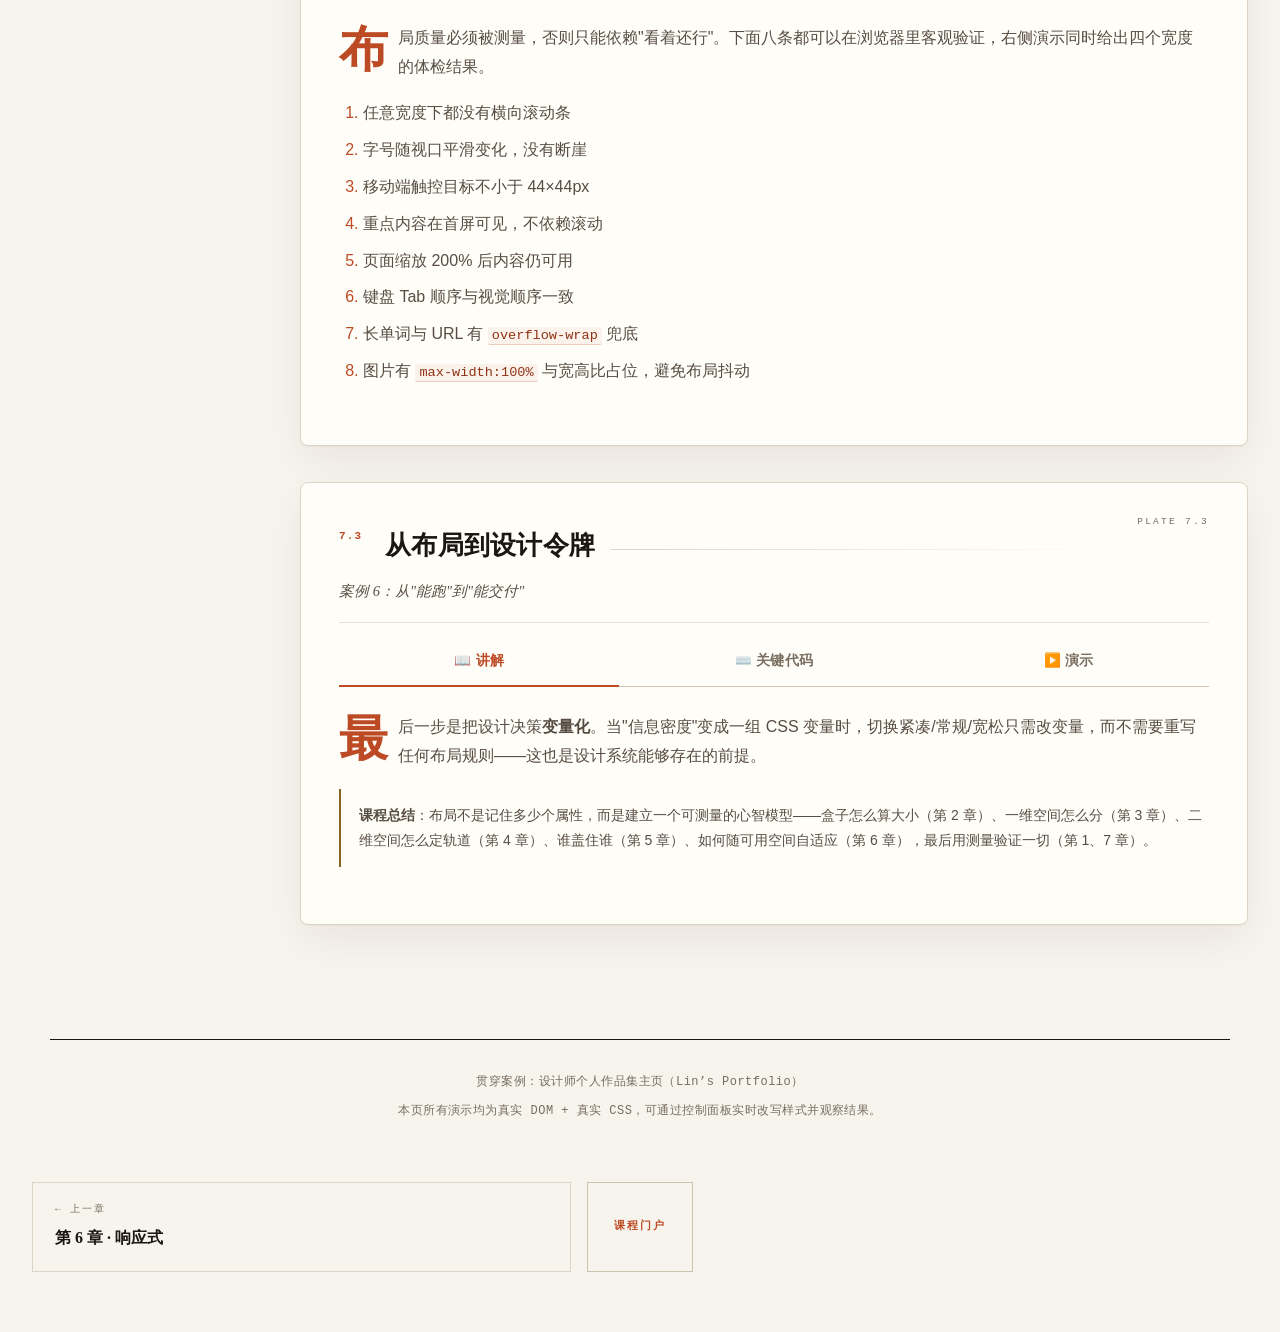
<file: lesson-07/index.html>
<!DOCTYPE html>
<html lang="zh-CN">
<head>
<meta charset="UTF-8" />
<meta name="viewport" content="width=device-width, initial-scale=1.0" />
<title>第 7 章 · 页面布局 / Chapter 7 · Page Layout</title>
<script>
/* 标题跟随语言：
   ① 首屏从 URL 的 ?lang= 读取（localStorage 在 file:// 下不跨页面持久化）
   ② 之后由 langchange 事件驱动，按 L 键或点语言开关也会同步更新 */
(function () {
  var CH = 7;
  function setTitle(lang) {
    document.title = (lang === 'en-US' || lang === 'en')
      ? 'Chapter ' + CH + ' · Page Layout'
      : '第 ' + CH + ' 章 · 页面布局';
  }
  try {
    var m = /[?&]lang=([^&#]+)/.exec(location.search);
    var v = m ? decodeURIComponent(m[1]).toLowerCase() : '';
    if (v) setTitle(v.indexOf('en') === 0 ? 'en-US' : 'zh-CN');
  } catch (e) {}
  document.addEventListener('langchange', function (ev) {
    setTitle(ev.detail && ev.detail.lang);
  });
})();
</script>
<link rel="icon" href="data:image/svg+xml,%3Csvg xmlns='http://www.w3.org/2000/svg' viewBox='0 0 64 64'%3E%3Crect width='64' height='64' fill='%23f7f4ed'/%3E%3Ctext x='32' y='45' font-family='Songti SC,Georgia,serif' font-size='44' font-weight='600' fill='%23bc4a24' text-anchor='middle'%3EL%3C/text%3E%3C/svg%3E" />
<link rel="stylesheet" href="../styles.css" />
</head>
<body>
<div class="edge-band" data-tone="1" aria-hidden="true"></div>
<span class="edge-label" aria-hidden="true">第 7 章 · 页面布局</span>
<div class="bg-field bg-field--a" aria-hidden="true"></div>
<div class="bg-field bg-field--b" aria-hidden="true"></div>
<div class="bg-field bg-field--c" aria-hidden="true"></div>
<div class="regmark" aria-hidden="true"><i></i><i></i><i></i><i></i><i></i><i></i><i></i><i></i><i></i><i></i><i></i><i></i></div>
<span class="margin-mark margin-mark--right" aria-hidden="true">SEVEN CHAPTERS · PAGE LAYOUT</span>

<!-- ============ 顶栏 ============ -->
<nav class="course-topbar" data-current="7">
  <a class="brand" href="../index.html">
    <span class="back">←</span><span class="logo-dot">L</span>
    <span data-i18n="nav.home"></span>
  </a>
  <ul class="tabs">
    <li><a href="../lesson-01/index.html" data-ch="1" data-i18n="nav.ch1"></a></li>
    <li><a href="../lesson-02/index.html" data-ch="2" data-i18n="nav.ch2"></a></li>
    <li><a href="../lesson-03/index.html" data-ch="3" data-i18n="nav.ch3"></a></li>
    <li><a href="../lesson-04/index.html" data-ch="4" data-i18n="nav.ch4"></a></li>
    <li><a href="../lesson-05/index.html" data-ch="5" data-i18n="nav.ch5"></a></li>
    <li><a href="../lesson-06/index.html" data-ch="6" data-i18n="nav.ch6"></a></li>
    <li><a href="../lesson-07/index.html" data-ch="7" data-i18n="nav.ch7"></a></li>
  </ul>
  <div class="lang-switch">
    <button data-set-lang="zh-CN" class="active">中文</button>
    <button data-set-lang="en-US">EN</button>
  </div>
</nav>

<!-- ============ 章节头 ============ -->
<header class="lesson-header" data-folio="Chapter 7 / 07 — Plate 01–03">
  <div>
    <h1><span class="chip">CH 07</span><span data-i18n="L7.title"></span></h1>
    <p class="subtitle" data-i18n="L7.subtitle"></p>
  </div>
  <div class="header-tip">
    <span class="kbd">Tab</span> <span data-i18n="tip.tab"></span> ·
    <span class="kbd">1</span><span class="kbd">2</span><span class="kbd">3</span>
    <span data-i18n="tip.tabs"></span> ·
    <span class="kbd">L</span> <span data-i18n="tip.lang"></span>
  </div>
</header>

<main class="lesson-main">
  <!-- 左侧章节目录 -->
  <aside class="chapter-nav">
    <h3 data-i18n="common.chapter"></h3>
    <ul>
        <li><a href="#ch-7-1" data-chapter="ch-7-1" class="active" data-i18n="L7.sec1.h"></a></li>
        <li><a href="#ch-7-2" data-chapter="ch-7-2" data-i18n="L7.sec2.h"></a></li>
        <li><a href="#ch-7-3" data-chapter="ch-7-3" data-i18n="L7.sec3.h"></a></li>
    </ul>
    <div class="nav-tip">
      <a href="../index.html">↗ <span data-i18n="common.portal"></span></a><br>
      <a href="../index.html#live">↗ <span data-i18n="common.demo"></span></a>
    </div>
  </aside>

  <!-- 章节内容 -->
  <section class="chapter-content">

      <!-- ============= 7.1 ============= -->
      <article class="chapter active" id="ch-7-1"
               data-plate="Plate 7.1">
        <h2><span class="num" data-i18n="L7.sec1.num"></span><span class="ttl" data-i18n="L7.sec1.h"></span></h2>
        <p class="chapter-subtitle" data-i18n="L7.subtitle"></p>

        <div class="tabs" data-tabs>
          <button class="tab-btn active" data-tab="explain" data-i18n="tab.explain"></button>
          <button class="tab-btn" data-tab="code" data-i18n="tab.code"></button>
          <button class="tab-btn" data-tab="demo" data-i18n="tab.demo"></button>
        </div>

        <div class="tab-panels">
          <!-- 讲解 -->
          <div class="tab-panel active" data-panel="explain">
              <p data-i18n-html="L7.intro.p"></p>
              <p data-i18n-html="L7.sec1.p1"></p>
              <h4 data-i18n="L7.sec1.table"></h4><table class="theory-table"><thead><tr><th data-i18n="L7.sec1.th1"></th><th data-i18n="L7.sec1.th2"></th><th data-i18n="L7.sec1.th3"></th><th data-i18n="L7.sec1.th4"></th></tr></thead><tbody><tr><td data-i18n-html="L7.sec1.r1a"></td><td data-i18n-html="L7.sec1.r1b"></td><td data-i18n-html="L7.sec1.r1c"></td><td data-i18n-html="L7.sec1.r1d"></td></tr><tr><td data-i18n-html="L7.sec1.r2a"></td><td data-i18n-html="L7.sec1.r2b"></td><td data-i18n-html="L7.sec1.r2c"></td><td data-i18n-html="L7.sec1.r2d"></td></tr><tr><td data-i18n-html="L7.sec1.r3a"></td><td data-i18n-html="L7.sec1.r3b"></td><td data-i18n-html="L7.sec1.r3c"></td><td data-i18n-html="L7.sec1.r3d"></td></tr><tr><td data-i18n-html="L7.sec1.r4a"></td><td data-i18n-html="L7.sec1.r4b"></td><td data-i18n-html="L7.sec1.r4c"></td><td data-i18n-html="L7.sec1.r4d"></td></tr><tr><td data-i18n-html="L7.sec1.r5a"></td><td data-i18n-html="L7.sec1.r5b"></td><td data-i18n-html="L7.sec1.r5c"></td><td data-i18n-html="L7.sec1.r5d"></td></tr><tr><td data-i18n-html="L7.sec1.r6a"></td><td data-i18n-html="L7.sec1.r6b"></td><td data-i18n-html="L7.sec1.r6c"></td><td data-i18n-html="L7.sec1.r6d"></td></tr><tr><td data-i18n-html="L7.sec1.r7a"></td><td data-i18n-html="L7.sec1.r7b"></td><td data-i18n-html="L7.sec1.r7c"></td><td data-i18n-html="L7.sec1.r7d"></td></tr><tr><td data-i18n-html="L7.sec1.r8a"></td><td data-i18n-html="L7.sec1.r8b"></td><td data-i18n-html="L7.sec1.r8c"></td><td data-i18n-html="L7.sec1.r8d"></td></tr><tr><td data-i18n-html="L7.sec1.r9a"></td><td data-i18n-html="L7.sec1.r9b"></td><td data-i18n-html="L7.sec1.r9c"></td><td data-i18n-html="L7.sec1.r9d"></td></tr><tr><td data-i18n-html="L7.sec1.r10a"></td><td data-i18n-html="L7.sec1.r10b"></td><td data-i18n-html="L7.sec1.r10c"></td><td data-i18n-html="L7.sec1.r10d"></td></tr></tbody></table>
          </div>

          <!-- 关键代码 -->
          <div class="tab-panel" data-panel="code">
            <h3 data-i18n="L7.code1.t"></h3>
            <p class="code-purpose" data-i18n-html="L7.code1.p"></p>
            <pre><code class="lang-css">/* 用设计令牌驱动密度切换：把设计决策变量化 */
:root {
  --pad: 16px;   /* 组件内边距 */
  --gap: 20px;   /* 组件之间 */
  --fs:  15px;   /* 正文字号 */
  --lh:  1.65;   /* 行高 */
  --hero: 44px;  /* 标题上限 */
}
[data-density="compact"] { --pad: 10px; --gap: 12px; --fs: 13px;   --lh: 1.5; --hero: 34px; }
[data-density="comfy"]   { --pad: 24px; --gap: 30px; --fs: 16.5px; --lh: 1.8; --hero: 52px; }

/* 所有组件只引用变量，不写死数值 */
body     { font-size: var(--fs); line-height: var(--lh); }
.cards   { display: grid; gap: var(--gap); }
.card    { padding: var(--pad); border-radius: 14px; }
.hero h1 { font-size: clamp(calc(var(--hero) * .62), 4.4vw, var(--hero)); }

/* ✅ 切换密度只改变量 → 比例关系保持不变，变的是尺度
   ❌ 若组件里写死 padding:16px，一次全局调整要改几十处 */

/* 主题同理：换的是令牌，不是布局规则 */
[data-theme="dark"] { --bg: #14100c; --tx: #f4ece0; --line: #3a2e24; }</code></pre>
            <p class="key-point" data-i18n-html="L7.code1.k"></p>
          </div>

          <!-- 演示 -->
          <div class="tab-panel" data-panel="demo">
            <p class="demo-hint" data-i18n="L7.demo1.hint"></p>
            <div class="demo-mount" data-demo="d7-pitfalls"></div>
          </div>
        </div>
      </article>
      <!-- ============= 7.2 ============= -->
      <article class="chapter" id="ch-7-2"
               data-plate="Plate 7.2">
        <h2><span class="num" data-i18n="L7.sec2.num"></span><span class="ttl" data-i18n="L7.sec2.h"></span></h2>
        <p class="chapter-subtitle" data-i18n="L7.subtitle"></p>

        <div class="tabs" data-tabs>
          <button class="tab-btn active" data-tab="explain" data-i18n="tab.explain"></button>
          <button class="tab-btn" data-tab="code" data-i18n="tab.code"></button>
          <button class="tab-btn" data-tab="demo" data-i18n="tab.demo"></button>
        </div>

        <div class="tab-panels">
          <!-- 讲解 -->
          <div class="tab-panel active" data-panel="explain">
              <p data-i18n-html="L7.sec2.p1"></p>
              <ol><li data-i18n-html="L7.sec2.ol1"></li><li data-i18n-html="L7.sec2.ol2"></li><li data-i18n-html="L7.sec2.ol3"></li><li data-i18n-html="L7.sec2.ol4"></li><li data-i18n-html="L7.sec2.ol5"></li><li data-i18n-html="L7.sec2.ol6"></li><li data-i18n-html="L7.sec2.ol7"></li><li data-i18n-html="L7.sec2.ol8"></li></ol>
          </div>

          <!-- 关键代码 -->
          <div class="tab-panel" data-panel="code">
            <h3 data-i18n="L7.code2.t"></h3>
            <p class="code-purpose" data-i18n-html="L7.code2.p"></p>
            <pre><code class="lang-css">/* ===== 交付级布局骨架：六章知识的合成 ===== */
*, *::before, *::after { box-sizing: border-box; }        /* 第 2 章 */

body {
  margin: 0;
  font-size: clamp(15px, 0.9rem + 0.25vw, 17px);          /* 第 6 章 */
  line-height: 1.65;
  overflow-wrap: anywhere;                                 /* 第 2 章 */
}

.nav {
  position: sticky; top: 0; z-index: var(--z-sticky);      /* 第 5 章 */
  display: flex; align-items: center;
  justify-content: space-between; gap: var(--gap);         /* 第 3 章 */
  background: color-mix(in srgb, var(--bg) 86%, transparent);
  backdrop-filter: blur(12px);
}

.page {
  display: grid;
  grid-template-areas: "header header" "side main" "footer footer";
  grid-template-columns: 220px minmax(0, 1fr);
  grid-template-rows: auto 1fr auto;
  gap: var(--gap);                                          /* 第 4 章 */
  max-width: 1040px; margin-inline: auto;
  min-height: 100dvh;                                       /* 第 6 章 */
}

.cards {
  display: grid;
  grid-template-columns: repeat(auto-fit, minmax(240px, 1fr));
  gap: var(--gap);
}

.card {
  display: flex; flex-direction: column;                    /* 第 3 章 */
  padding: var(--pad);                                      /* 第 7 章 */
  min-width: 0;                                             /* 第 4 章 */
}
.card__cta { margin-top: auto; }                            /* 第 3 章 */

img { max-width: 100%; height: auto; aspect-ratio: 16 / 10; } /* 第 7 章 */

@media (max-width: 700px) {
  .page {
    grid-template-areas: "header" "main" "side" "footer";
    grid-template-columns: minmax(0, 1fr);
  }
}</code></pre>
            <p class="key-point" data-i18n-html="L7.code2.k"></p>
          </div>

          <!-- 演示 -->
          <div class="tab-panel" data-panel="demo">
            <p class="demo-hint" data-i18n="L7.demo2.hint"></p>
            <div class="demo-mount" data-demo="d7-checklist"></div>
          </div>
        </div>
      </article>
      <!-- ============= 7.3 ============= -->
      <article class="chapter" id="ch-7-3"
               data-plate="Plate 7.3">
        <h2><span class="num" data-i18n="L7.sec3.num"></span><span class="ttl" data-i18n="L7.sec3.h"></span></h2>
        <p class="chapter-subtitle" data-i18n="L7.subtitle"></p>

        <div class="tabs" data-tabs>
          <button class="tab-btn active" data-tab="explain" data-i18n="tab.explain"></button>
          <button class="tab-btn" data-tab="code" data-i18n="tab.code"></button>
          <button class="tab-btn" data-tab="demo" data-i18n="tab.demo"></button>
        </div>

        <div class="tab-panels">
          <!-- 讲解 -->
          <div class="tab-panel active" data-panel="explain">
              <p data-i18n-html="L7.sec3.p1"></p>
              <p class="note" data-i18n-html="L7.sec3.note"></p>
          </div>

          <!-- 关键代码 -->
          <div class="tab-panel" data-panel="code">
            <h3 data-i18n="L7.code3.t"></h3>
            <p class="code-purpose" data-i18n-html="L7.code3.p"></p>
            <pre><code class="lang-css">/* 可复用的一次性体检：直接粘进 DevTools Console 运行 */
function preflight() {
  const de = document.documentElement;
  const issues = [];

  // ① 横向溢出
  const over = de.scrollWidth - de.clientWidth;
  if (over &gt; 1) issues.push(`横向溢出 ${over}px，检查 min-width:0 / max-width:100%`);

  // ② 触控目标
  document.querySelectorAll('a, button').forEach(el =&gt; {
    const r = el.getBoundingClientRect();
    if (r.width &amp;&amp; (r.height &lt; 44 || r.width &lt; 44))
      issues.push(`触控目标过小 ${Math.round(r.width)}×${Math.round(r.height)}:`, el);
  });

  // ③ 层级比
  const h1 = document.querySelector('h1'), p = document.querySelector('p');
  if (h1 &amp;&amp; p) {
    const ratio = parseFloat(getComputedStyle(h1).fontSize)
                / parseFloat(getComputedStyle(p).fontSize);
    if (ratio &lt; 2) issues.push(`标题层级不足：h1/p = ${ratio.toFixed(2)}×，建议 ≥ 2`);
  }

  // ④ 图片缺少尺寸约束
  document.querySelectorAll('img').forEach(img =&gt; {
    if (getComputedStyle(img).maxWidth !== '100%')
      issues.push('图片缺少 max-width:100%：', img);
  });

  // ⑤ 祖先 overflow 是否吃掉了 sticky
  document.querySelectorAll('.sticky').forEach(el =&gt; {
    for (let q = el.parentElement; q; q = q.parentElement) {
      if (getComputedStyle(q).overflow !== 'visible') {
        issues.push('sticky 被祖先 overflow 限制：', q); break;
      }
    }
  });

  console.table(issues);
  return issues.length ? issues : '✓ 全部通过';
}</code></pre>
            <p class="key-point" data-i18n-html="L7.code3.k"></p>
          </div>

          <!-- 演示 -->
          <div class="tab-panel" data-panel="demo">
            <p class="demo-hint" data-i18n="L7.demo3.hint"></p>
            <div class="demo-mount" data-demo="d7-final"></div>
          </div>
        </div>
      </article>
  </section>
</main>

<footer class="lesson-footer">
  <p data-i18n="footer.case"></p>
  <p data-i18n="footer.note"></p>
</footer>

<nav class="chapter-pager">
  <a class="pager-prev" href="../lesson-06/index.html"><span class="pager-dir" data-i18n="common.prev"></span><span class="pager-title" data-i18n="nav.ch6"></span></a>
  <a class="pager-portal" href="../index.html" data-i18n="common.portal"></a>
  <span class="pager-next empty"></span>
</nav>

<script src="../i18n.js"></script>
<script src="../lesson-content.js"></script>
<script src="../site.js"></script>
<script src="../demos.js"></script>
</body>
</html>
</file>
<file: styles.css>
/* ============================================================
   页面布局 · Layout Course — 全局样式表
   Bilingual teaching site for page layout
   ============================================================ */

/* ---------- 0. 设计令牌 Design tokens ----------
   视觉参照：一本印刷考究的展览图录。
   纸面是带暖调的米白，文字是暖墨（#1b1611，不是纯黑），
   主强调取自朱砂印泥，辅以铜绿与赭石；全部低饱和、可长时间阅读。
   排版分工：衬线体负责标题与引言，无衬线负责正文，等宽负责读数与令牌。 */
:root {
  /* 纸面 paper */
  --bg:            #f7f4ed;
  --bg-soft:       #f2eee5;
  --bg-card:       #fffdf8;
  --bg-code:       #17130f;   /* 代码块用墨色“图版”，与纸面形成强对比 */
  --bg-inset:      #f1ece2;

  --line:          #ddd4c5;
  --line-soft:     #e7dfd2;
  --rule:          #cfc4b2;   /* 更明确的排版分隔线 */

  /* 墨 ink */
  --tx:            #1b1611;
  --tx-dim:        #574d42;
  --tx-mute:       #786d5f;

  /* 主强调：朱砂 vermilion */
  --accent:        #bc4a24;
  --accent-soft:   #cf5f33;
  --accent-deep:   #8f3416;

  /* 辅强调：赭石 ochre */
  --gold:          #82661f;
  --gold-soft:     #9c7b2a;

  /* 冷辅色：铜绿 verdigris */
  --teal:          #457368;
  --teal-deep:     #2f5449;

  /* 状态色 */
  --ok:            #47753f;
  --warn:          #8a6619;
  --bad:           #a8432c;
  --pink:          #a86a5a;

  /* 代码高亮：深墨图版上的暖色语法 */
  --c-kw:   #e08258;
  --c-str:  #b3c47e;
  --c-num:  #dca94e;
  --c-fn:   #79b0a3;
  --c-cmt:  #9c8b74;
  --c-prop: #d3b48d;
  --c-sel:  #e0b862;
  --c-op:   #9db3ac;

  --r-sm: 3px;
  --r:    5px;
  --r-lg: 8px;

  /* 纸面阴影：极轻，像纸叠纸，而不是玻璃浮起 */
  --shadow: 0 1px 0 rgba(27,22,17,.03), 0 16px 40px rgba(27,22,17,.06);
  --shadow-lift: 0 2px 0 rgba(27,22,17,.04), 0 22px 52px rgba(27,22,17,.10);
  --topbar-h: 60px;

  /* 字体 */
  --serif: "Songti SC", "STSong", "Noto Serif SC", "Source Han Serif SC",
           Georgia, "Times New Roman", "SimSun", serif;
  --mono: ui-monospace, SFMono-Regular, "SF Mono", Menlo, Consolas, "Liberation Mono", monospace;
  --sans: -apple-system, BlinkMacSystemFont, "Segoe UI", "PingFang SC",
          "Hiragino Sans GB", "Microsoft YaHei", Roboto, "Helvetica Neue", sans-serif;

  /* 演示内部使用的语义色（iframe 会继承这些值） */
  --dm-paper:     #fbf8f3;
  --dm-canvas:    #faf8f4;
  --dm-surface:   #f2ede4;
  --dm-line:      #dcd3c5;
  --dm-ink:       #211c18;
  --dm-mid:       #463d35;
  --dm-mute:      #8c8073;
  --dm-bright:    #f6f1e8;
  --dm-on-accent: #fffdf9;
  --dm-a:         #c05a34;
  --dm-a2:        #9e4526;
  --dm-a3:        #d98a52;
  --dm-b:         #b98a2e;
  --dm-b-soft:    #ddc48d;
  --dm-c:         #5f6494;
  --dm-c2:        #4a4f7c;
  --dm-c-soft:    #b4b8d2;
  --dm-d:         #4f8163;
  --dm-d2:        #4c7d72;
  --dm-d-soft:    #b3c8ad;
  --dm-e:         #a86a5a;
  --dm-e-soft:    #e0c4bb;
  --dm-f:         #75873f;
  --dm-bad:       #bc4f38;
  --dm-bad-soft:  #e0a795;
  --dm-bad-ink:   #6d2a1c;
}

/* 备用深色“墨版”主题（保留能力，默认不启用） */
[data-theme="ink"] {
  --bg: #14100c; --bg-soft: #1d1713; --bg-card: #1b1613; --bg-inset: #191310;
  --line: #3a2e24; --line-soft: #281f18; --rule: #473a2c;
  --tx: #f4ece0; --tx-dim: #c2b5a3; --tx-mute: #8d8172;
  --accent: #d9542b; --accent-soft: #e8764a; --accent-deep: #a83a19;
  --gold: #d0ae42; --gold-soft: #e0c77a; --teal: #7fae9f;
  --tx-mute: #9c8f7d; --ok: #82b478; --warn: #d9b256;
  --shadow: 0 1px 2px rgba(0,0,0,.4), 0 14px 40px rgba(0,0,0,.34);
  --shadow-lift: 0 2px 4px rgba(0,0,0,.45), 0 20px 48px rgba(0,0,0,.4);
}

* { box-sizing: border-box; }
[hidden] { display: none !important; }

html { scroll-behavior: smooth; scroll-padding-top: calc(var(--topbar-h) + 24px); }

body {
  margin: 0;
  background-color: var(--bg);
  /* 底色：斜向的大面积色晕，像手工纸上不均匀的染色 */
  background-image:
    radial-gradient(1200px 720px at 4% -12%, rgba(188,74,36,.10) 0%, transparent 58%),
    radial-gradient(1000px 640px at 100% 2%, rgba(130,102,31,.09) 0%, transparent 55%),
    radial-gradient(900px 900px at 50% 112%, rgba(69,115,104,.075) 0%, transparent 62%),
    linear-gradient(158deg, rgba(255,255,255,.22) 0%, transparent 40%, rgba(27,22,17,.03) 100%);
  background-attachment: fixed;
  color: var(--tx);
  font-family: var(--sans);
  font-size: 16px;
  line-height: 1.8;
  -webkit-font-smoothing: antialiased;
  text-rendering: optimizeLegibility;
  font-feature-settings: "kern" 1, "liga" 1;
  text-spacing-trim: trim-start;      /* 中文标点挤压 */
  hanging-punctuation: allow-end;     /* 行末标点悬挂 */
}

/* ---------- 背景：把“版式栅格”画到页面上 ----------
   这门课教的是布局，所以背景本身就是一次栅格演示：
   5 条朱砂栏线 + 8 条分栏基线 + 角上的套准十字与四边裁切标记。
   全部是固定定位的装饰层，不参与文档流，也不影响阅读。 */
:root {
  --bg-grid-col:
    linear-gradient(90deg,
      rgba(188,74,36,.30) 0 1px, transparent 1px 20%),
    linear-gradient(90deg,
      rgba(188,74,36,.10) 0 1px, transparent 1px 5%);
  --bg-grid-line:
    linear-gradient(180deg,
      rgba(27,22,17,.16) 0 1px, transparent 1px 25%);
}
body::before {
  content: ""; position: fixed; inset: 0; z-index: 0;
  pointer-events: none;
  background-image: var(--bg-grid-col), var(--bg-grid-line);
  background-size: 100% 100%, 100% 100%;
  background-position: 0 0, 0 0;
  /* 只在宽屏显示，窄屏会过密 */
}
@media (max-width: 900px) { body::before { display: none; } }

/* 色域：三块用径向渐变过渡的错落色场，边界柔和，像版画套色的底版 */
:root {
  --bg-fields:
    radial-gradient(closest-side, rgba(188,74,36,.20), transparent 100%),
    radial-gradient(closest-side, rgba(69,115,104,.17), transparent 100%),
    radial-gradient(closest-side, rgba(130,102,31,.15), transparent 100%);
}
.bg-field {
  position: fixed; z-index: 0; pointer-events: none; user-select: none;
  background-image: var(--bg-fields);
  background-repeat: no-repeat;
}
/* 右上：朱砂，宽而扁 */
.bg-field--a { right: -6vw; top: -8vh; width: 56vw; height: 46vh; background-position: 100% 0, 0 0, 0 0; background-size: 100% 100%, 0 0, 0 0; }
/* 左下：铜绿，窄而高 */
.bg-field--b { left: -8vw; bottom: -10vh; width: 40vw; height: 68vh; background-position: 0 0, 100% 100%, 0 0; background-size: 0 0, 100% 100%, 0 0; }
/* 中右：赭石，小块点缀 */
.bg-field--c { right: 4vw; top: 44%; width: 26vw; height: 26vh; background-position: 0 0, 0 0, 50% 50%; background-size: 0 0, 0 0, 100% 100%; }
@media (max-width: 1180px) { .bg-field { opacity: .65; } }
@media (max-width: 900px)  { .bg-field { display: none; } }

/* ---------- 每章的大尺度视觉标记 ---------- */
/* ① 页边色条：书口刷色。只占页边空白，不压内容 */
.edge-band {
  position: fixed; left: 0; top: 0; bottom: 0; z-index: 0;
  width: 5vw; max-width: 74px; pointer-events: none; user-select: none;
  background: linear-gradient(180deg,
    rgba(188,74,36,.30) 0%, rgba(188,74,36,.10) 34%,
    rgba(130,102,31,.09) 62%, rgba(188,74,36,.20) 100%);
}
.edge-band[data-tone="2"] { background: linear-gradient(180deg,
    rgba(69,115,104,.30) 0%, rgba(69,115,104,.10) 34%,
    rgba(188,74,36,.09) 62%, rgba(69,115,104,.20) 100%); }
.edge-band[data-tone="3"] { background: linear-gradient(180deg,
    rgba(130,102,31,.30) 0%, rgba(130,102,31,.10) 34%,
    rgba(69,115,104,.09) 62%, rgba(130,102,31,.20) 100%); }
/* 色条内缘一条极细的实线，像刷色的边 */
.edge-band::after {
  content: ""; position: absolute; right: 0; top: 0; bottom: 0; width: 1px;
  background: rgba(27,22,17,.10);
}

/* ② 页边竖排章节字：像传统书的书耳 */
.edge-label {
  position: fixed; left: 0; top: 50%; z-index: 1;
  width: 5vw; max-width: 74px;
  transform: translateY(-50%);
  writing-mode: vertical-rl;
  display: flex; align-items: center; gap: 14px;
  font-family: var(--serif); font-size: 12px;
  letter-spacing: .5em; color: var(--accent-deep); opacity: .75;
  pointer-events: none; user-select: none;
}
.edge-label::before {
  content: ""; width: 1px; height: 40px; background: currentColor; opacity: .5;
}
@media (max-width: 1180px) { .edge-band, .edge-label { display: none; } }

/* 门户页：右下角一枚放大的罗马数字水印 */
.portal-numeral {
  position: fixed; right: 3vw; bottom: -6vh; z-index: 0;
  font-family: var(--serif); font-weight: 600;
  font-size: clamp(220px, 40vw, 620px); line-height: .78;
  color: var(--accent); opacity: .055;
  pointer-events: none; user-select: none; letter-spacing: -.04em;
}
@media (max-width: 1180px) { .portal-numeral { display: none; } }
@media (max-width: 900px)  { .portal-numeral { display: none; } }

/* 页边竖排小字：像图录的书脊标记 */
.margin-mark {
  position: fixed; left: 14px; top: 50%; z-index: 1;
  transform: translateY(-50%);
  writing-mode: vertical-rl;
  font-family: var(--serif); font-size: 11px;
  letter-spacing: .42em; color: var(--tx-mute); opacity: .5;
  pointer-events: none; user-select: none;
  white-space: nowrap;
}
.margin-mark--right { left: auto; right: 14px; }
@media (max-width: 1180px) { .margin-mark { display: none; } }
.margin-mark--left { display: none; }   /* 左侧让位给页边色条 */

/* 四角套准十字 + 四边裁切标记：印刷制版的记号 */
.regmark {
  position: fixed; inset: 0; z-index: 1;
  pointer-events: none; user-select: none;
  color: var(--accent); opacity: .3;
}
.regmark i {
  position: absolute; background: currentColor;
  font-style: normal;
}
/* 套准十字（四角） */
.regmark i:nth-child(1), .regmark i:nth-child(2),
.regmark i:nth-child(3), .regmark i:nth-child(4) { width: 15px; height: 1px; }
.regmark i:nth-child(5), .regmark i:nth-child(6),
.regmark i:nth-child(7), .regmark i:nth-child(8) { width: 1px; height: 15px; }
.regmark i:nth-child(1) { left: 16px; top: 22px; }
.regmark i:nth-child(2) { right: 16px; top: 22px; }
.regmark i:nth-child(3) { left: 16px; bottom: 22px; }
.regmark i:nth-child(4) { right: 16px; bottom: 22px; }
.regmark i:nth-child(5) { left: 23px; top: 15px; }
.regmark i:nth-child(6) { right: 23px; top: 15px; }
.regmark i:nth-child(7) { left: 23px; bottom: 15px; }
.regmark i:nth-child(8) { right: 23px; bottom: 15px; }
/* 四边中点的裁切短线 */
.regmark i:nth-child(n+9) { width: 1px; height: 11px; opacity: .8; }
.regmark i:nth-child(9)  { left: 50%; top: 0; }
.regmark i:nth-child(10) { left: 50%; bottom: 0; }
.regmark i:nth-child(11) { left: 0; top: 50%; width: 11px; height: 1px; }
.regmark i:nth-child(12) { right: 0; top: 50%; width: 11px; height: 1px; }
@media (max-width: 900px) { .regmark { display: none; } }

.chapter p, .chapter li {
  text-wrap: pretty;                  /* 避免孤字成行 */
}
.portal-hero h1, .chapter > h2, .lesson-header h1, .portal-section > h2 {
  text-wrap: balance;
}

/* 纸纹叠层：SVG 噪点，纯装饰 */
body::after {
  content: ""; position: fixed; inset: 0; z-index: 9999;
  pointer-events: none; opacity: .35; mix-blend-mode: multiply;
  background-image: url("data:image/svg+xml,%3Csvg xmlns='http://www.w3.org/2000/svg' width='140' height='140'%3E%3Cfilter id='n'%3E%3CfeTurbulence type='fractalNoise' baseFrequency='.85' numOctaves='3' stitchTiles='stitch'/%3E%3CfeColorMatrix type='saturate' values='0'/%3E%3C/filter%3E%3Crect width='140' height='140' filter='url(%23n)' opacity='.28'/%3E%3C/svg%3E");
}

a { color: var(--accent); text-decoration: none; }
a:hover { text-decoration: underline; text-underline-offset: 3px; text-decoration-thickness: 1px; }

::selection { background: rgba(188,74,36,.18); color: var(--tx); }

/* 滚动条 */
::-webkit-scrollbar { width: 11px; height: 11px; }
::-webkit-scrollbar-track { background: var(--bg-soft); }
::-webkit-scrollbar-thumb { background: #cdc2b0; border-radius: 999px; border: 3px solid var(--bg-soft); }
::-webkit-scrollbar-thumb:hover { background: #b8a894; }

/* ---------- 1. 顶栏 Top bar ---------- */
.course-topbar {
  position: sticky; top: 0; z-index: 60;
  height: var(--topbar-h);
  display: flex; align-items: center; gap: 20px;
  padding: 0 24px;
  background: rgba(247,244,237,.9);
  backdrop-filter: blur(14px) saturate(120%);
  border-bottom: 1px solid var(--rule);
}
.course-topbar .brand {
  display: flex; align-items: center; gap: 9px;
  font-family: var(--serif); font-weight: 600; color: var(--tx);
  white-space: nowrap; font-size: 15.5px; letter-spacing: .02em;
}
.course-topbar .brand:hover { text-decoration: none; color: var(--accent); }
.course-topbar .brand .back { color: var(--accent); font-size: 16px; }
.course-topbar .brand .logo-dot {
  width: auto; height: auto; border-radius: 0; flex: none;
  background: none; display: inline; box-shadow: none;
  font-family: var(--mono); font-size: 10px; font-weight: 700;
  letter-spacing: .22em; color: var(--accent);
}
.course-topbar .brand .logo-dot::after { content: " ·"; color: var(--tx-mute); }

.course-topbar .tabs {
  display: flex; flex-flow: row nowrap; align-items: center; gap: 0;
  list-style: none; margin: 0; padding: 0;
  overflow-x: auto; overflow-y: hidden;
  flex: 1 1 0; min-width: 0; width: 0;
  scrollbar-width: none; -webkit-overflow-scrolling: touch;
}
.course-topbar .tabs::-webkit-scrollbar { display: none; }
.course-topbar .tabs li { flex: 0 0 auto; white-space: nowrap; }
.course-topbar .tabs a {
  display: flex; align-items: baseline; gap: 7px;
  padding: 7px 13px;
  color: var(--tx-mute); font-size: 13px; white-space: nowrap;
  border-bottom: 2px solid transparent;
  transition: color .16s, border-color .16s;
}
/* 章序号：等宽小号，像书眉上的页码 */
.course-topbar .tabs a::before {
  content: attr(data-ch); font-family: var(--mono);
  font-size: 9.5px; letter-spacing: .08em; color: var(--tx-mute); opacity: .65;
}
.course-topbar .tabs a[data-ch="0"]::before { content: "—"; }
.course-topbar .tabs a.current::before { color: var(--accent); opacity: 1; }
.course-topbar .tabs a:hover {
  color: var(--tx); border-bottom-color: var(--line); text-decoration: none;
}
.course-topbar .tabs a.current {
  color: var(--accent); border-bottom-color: var(--accent); font-weight: 600;
}

/* 语言切换 */
.lang-switch {
  display: flex; gap: 2px; padding: 3px; flex: none;
  background: var(--bg-soft); border: 1px solid var(--line); border-radius: 999px;
}
.lang-switch button {
  border: 0; background: transparent; color: var(--tx-mute);
  font: inherit; font-size: 12px; font-weight: 700; letter-spacing: .04em;
  padding: 3px 12px; border-radius: 999px; cursor: pointer;
  transition: background .16s, color .16s;
}
.lang-switch button:hover { color: var(--tx); }
.lang-switch button.active { background: var(--accent); color: #fff8f2; }

/* ---------- 2. 章节头 Lesson header ---------- */
.lesson-header {
  position: relative;
  display: flex; align-items: flex-end; justify-content: space-between;
  gap: 28px; flex-wrap: wrap;
  max-width: 1360px; margin: 0 auto;
  padding: calc(var(--topbar-h) + 34px) 32px 40px;
  border-bottom: 1px solid var(--rule);
}
/* 章节头右侧的“版次”记号 */
.lesson-header::after {
  content: attr(data-folio);
  position: absolute; right: 32px; top: calc(var(--topbar-h) + 26px);
  font-family: var(--mono); font-size: 10px; letter-spacing: .24em;
  text-transform: uppercase; color: var(--tx-mute);
}
.lesson-header h1 {
  margin: 0 0 10px; font-family: var(--serif); font-weight: 600;
  font-size: clamp(30px, 3.6vw, 42px); line-height: 1.16; letter-spacing: .01em;
}
.lesson-header h1 .chip {
  display: inline-block; vertical-align: 8px; margin-right: 16px;
  font-family: var(--mono);
  font-size: 10.5px; font-weight: 700; letter-spacing: .2em;
  padding: 5px 10px; border-radius: 2px;
  color: var(--gold); border: 1px solid rgba(156,123,42,.4);
  background: rgba(156,123,42,.06);
}
.lesson-header .subtitle {
  margin: 0; color: var(--tx-mute); font-size: 14.5px;
  font-family: var(--serif); font-style: italic;
}

.header-tip {
  font-size: 12.5px; color: var(--tx-mute); line-height: 2.1;
  border-top: 1px solid var(--rule); border-bottom: 1px solid var(--rule);
  padding: 12px 2px;
  max-width: 440px;
}
.kbd {
  display: inline-block; font-family: var(--mono); font-size: 10.5px;
  padding: 2px 6px; margin: 0 2px;
  border: 1px solid var(--line); border-bottom-width: 2px;
  border-radius: 3px; background: var(--bg-card); color: var(--tx-dim);
}

/* ---------- 3. 主布局 Main grid ---------- */
.lesson-main {
  display: grid;
  grid-template-columns: 224px minmax(0, 1fr);
  gap: 44px;
  max-width: 1360px; margin: 0 auto;
  padding: 40px 32px 80px;
  align-items: start;
}

/* 左侧章节目录：像图录的页码索引，不做卡片 */
.chapter-nav {
  position: sticky; top: calc(var(--topbar-h) + 26px);
  max-height: calc(100vh - var(--topbar-h) - 52px);
  overflow-y: auto;
  padding: 0;
  background: transparent;
  border: 0;
}
.chapter-nav h3 {
  margin: 0 0 14px; padding-bottom: 10px;
  font-family: var(--mono);
  font-size: 10px; letter-spacing: .2em; text-transform: uppercase;
  color: var(--tx-mute); font-weight: 700;
  border-bottom: 1px solid var(--rule);
}
.chapter-nav ol, .chapter-nav ul { list-style: none; margin: 0; padding: 0; }
.chapter-nav li { margin-bottom: 1px; }
.chapter-nav a {
  display: block; padding: 8px 0 8px 14px;
  color: var(--tx-dim); font-size: 13.5px; line-height: 1.55;
  border-left: 2px solid var(--line);
  transition: color .15s, border-color .15s, padding-left .15s;
}
.chapter-nav a:hover {
  background: none; color: var(--tx); text-decoration: none;
  border-left-color: var(--tx-mute); padding-left: 18px;
}
.chapter-nav a.active {
  background: none;
  border-left-color: var(--accent); color: var(--accent); font-weight: 600;
}
.chapter-nav .nav-tip {
  margin-top: 18px; padding-top: 14px; border-top: 1px solid var(--rule);
  font-size: 12.5px; color: var(--tx-mute); line-height: 2.1;
}
.chapter-nav .nav-tip a { color: var(--gold); border: 0; padding: 0; }
.chapter-nav .nav-tip a:hover { padding-left: 0; color: var(--accent); }

/* 阅读进度条 */
.read-progress {
  position: fixed; top: var(--topbar-h); left: 0; height: 2px; z-index: 70;
  width: 0; background: var(--accent);
  transition: width .1s linear;
}

/* ---------- 4. 章节卡片：图录中的“图版” ---------- */
.chapter-content { min-width: 0; display: flex; flex-direction: column; gap: 36px; }
/* 每章从 Figure 1 重新计数 */
.chapter-content { counter-reset: chapfig; }

.chapter {
  position: relative; counter-reset: fig;
  background: var(--bg-card);
  border: 1px solid var(--line);
  border-radius: var(--r-lg);
  padding: 40px 38px 42px;
  box-shadow: var(--shadow);
  scroll-margin-top: calc(var(--topbar-h) + 24px);
}
/* 左上角一道朱砂短线，代替花哨的装饰 */
.chapter::before { display: none; }
.chapter::after {
  content: attr(data-plate);
  position: absolute; right: 38px; top: 30px;
  font-family: var(--mono); font-size: 9.5px; letter-spacing: .24em;
  text-transform: uppercase; color: var(--tx-mute);
}
.chapter > h2 {
  margin: 0 0 8px; font-family: var(--serif); font-weight: 600;
  font-size: 26px; letter-spacing: .01em; color: var(--tx);
  /* 编号悬挂到左边距之外，正文左边缘因此保持笔直 */
  padding-left: 46px; padding-right: 96px; position: relative;
  min-height: 34px;
}
.chapter > h2 .num {
  position: absolute; left: 0; top: .42em;
  font-family: var(--mono); font-size: 11px; font-weight: 700; letter-spacing: .1em;
  color: var(--accent); background: none; border: 0; padding: 0;
}
/* 图版标题之后的延伸细线 */
.chapter > h2 .ttl {
  display: flex; align-items: baseline; gap: 16px; flex: 1 1 auto; min-width: 0;
}
.chapter > h2 .ttl::after {
  content: ""; flex: 1 1 40px; height: 1px; min-width: 24px;
  background: linear-gradient(90deg, var(--line), transparent);
  transform: translateY(-4px);
}
.chapter-subtitle {
  margin: 0 0 24px; color: var(--tx-mute); font-family: var(--serif);
  font-style: italic; font-size: 14.5px;
  padding-bottom: 18px; border-bottom: 1px solid var(--line-soft);
}

/* 正文排版 */
.chapter h3 {
  position: relative;
  margin: 34px 0 14px; font-family: var(--serif); font-weight: 600;
  font-size: 17.5px; color: var(--tx); letter-spacing: .015em;
  display: flex; align-items: baseline; gap: 14px;
  overflow: hidden;
}
/* 序号：等宽小字 */
.chapter h3::before {
  content: counter(sec, decimal-leading-zero);
  counter-increment: sec;
  font-family: var(--mono); font-size: 10px; font-weight: 700;
  letter-spacing: .12em; color: var(--accent); flex: none;
}
/* 右侧延伸出的一条细线，把标题与版面连起来 */
.chapter h3::after {
  content: ""; flex: 1; height: 1px; margin-bottom: 5px;
  background: linear-gradient(90deg, var(--line), transparent 85%);
}
.chapter { counter-reset: sec; }
.chapter h4 {
  margin: 24px 0 12px; font-size: 10.5px; color: var(--gold);
  font-family: var(--mono); font-weight: 700;
  letter-spacing: .18em; text-transform: uppercase;
}
.chapter p { margin: 0 0 15px; color: var(--tx-dim); }
/* 每张图版的首段做首字下沉，像图录的引言 */
.chapter .tab-panel[data-panel="explain"] > p:first-of-type::first-letter {
  float: left; font-family: var(--serif); font-weight: 600;
  font-size: 3.05em; line-height: .84; color: var(--accent);
  padding: 6px 10px 0 0;
}
/* 英文首字下沉更好看，中文同样成立 */
.chapter .tab-panel[data-panel="explain"] > p:first-of-type { margin-bottom: 18px; }
.chapter ul, .chapter ol { margin: 0 0 17px; padding-left: 24px; color: var(--tx-dim); }
.chapter li { margin-bottom: 8px; }
.chapter li::marker { color: var(--accent); }
.chapter strong { color: var(--tx); font-weight: 700; }
.chapter em { color: var(--gold); font-style: italic; font-weight: 600; }

.chapter code {
  font-family: var(--mono); font-size: .85em;
  background: rgba(188,74,36,.06); border: 0;
  border-bottom: 1px solid rgba(188,74,36,.22);
  padding: 1px 4px; border-radius: 2px; color: var(--accent-deep);
  white-space: nowrap;
}
/* 窄屏：行内代码允许断行，避免长标识符顶破版面 */
@media (max-width: 780px) {
  .chapter code { white-space: normal; overflow-wrap: anywhere; }
}

/* 提示块：像图录里的旁注，用极细的边线而不是色块 */
.note, .key-point, .demo-hint, .code-purpose, .warn-box, .win-box {
  border-radius: 0; padding: 14px 0 14px 18px; margin: 0 0 18px;
  font-size: 14px; line-height: 1.8;
  border-left: 2px solid var(--line);
  background: none;
}
.note          { border-left-color: var(--gold);   color: var(--tx-dim); }
.key-point     { border-left-color: var(--accent); color: var(--tx-dim); }
.code-purpose  { border-left-color: var(--teal);   color: var(--tx-dim); margin-bottom: 12px; }
.demo-hint     { border-left-color: var(--warn);   color: var(--tx-dim); }
.warn-box      { border-left-color: var(--bad);    color: var(--tx-dim); }
.win-box       { border-left-color: var(--ok);     color: var(--tx-dim); }
.note .tag, .key-point .tag {
  display: inline-block; font-size: 10.5px; font-weight: 700; letter-spacing: .16em;
  text-transform: uppercase; margin-right: 10px; color: var(--gold);
}

/* 表格：印刷表格，只有横线 */
.theory-table {
  width: 100%; border-collapse: collapse; margin: 8px 0 24px;
  font-size: 13.5px;
  border-top: 1.5px solid var(--tx);
  border-bottom: 1.5px solid var(--tx);
}
/* 窄屏：表格允许横向滚动，单元格不折行，避免整页出现横向滚动条 */
@media (max-width: 780px) {
  .theory-table { display: block; overflow-x: auto; white-space: nowrap; }
  .theory-table td { white-space: normal; }
}
.theory-table th {
  background: transparent; color: var(--tx);
  text-align: left; padding: 11px 14px 10px;
  font-family: var(--mono); font-weight: 700; font-size: 10.5px;
  letter-spacing: .16em; text-transform: uppercase;
  border-bottom: 1px solid var(--rule);
}
.theory-table td {
  padding: 11px 14px; border-bottom: 1px solid var(--line-soft); color: var(--tx-dim);
  vertical-align: top; line-height: 1.72;
}
.theory-table tr:last-child td { border-bottom: 0; }
.theory-table tbody tr:hover td { background: rgba(188,74,36,.035); }
.theory-table code { white-space: normal; }

/* ---------- 5. Tab 系统：像图录的页签 ---------- */
.tabs {
  display: flex; gap: 0; margin: 8px 0 26px; flex-wrap: wrap;
  padding: 0; border-radius: 0;
  background: none; border-bottom: 1px solid var(--rule);
}
.tab-btn {
  flex: 1 1 auto; min-width: 120px;
  border: 0; background: none; color: var(--tx-mute);
  font: inherit; font-size: 13.5px; font-weight: 600; letter-spacing: .02em;
  padding: 11px 16px 12px; border-radius: 0; cursor: pointer;
  border-bottom: 2px solid transparent; margin-bottom: -1px;
  transition: color .18s, border-color .18s;
}
.tab-btn:hover { color: var(--tx); border-bottom-color: var(--line); }
.tab-btn.active {
  color: var(--accent); background: none; box-shadow: none;
  border-bottom-color: var(--accent); font-weight: 700;
}
.tab-panel { display: none; animation: fadeUp .3s ease both; }
.tab-panel.active { display: block; }
@keyframes fadeUp {
  from { opacity: 0; transform: translateY(8px); }
  to   { opacity: 1; transform: none; }
}

/* ---------- 6. 代码块：墨色图版 ---------- */
pre {
  margin: 0 0 22px; padding: 20px 24px;
  background: var(--bg-code);
  border: 0; border-left: 3px solid var(--accent);
  border-radius: var(--r); overflow-x: auto;
  font-size: 13px; line-height: 1.78;
  position: relative;
}
pre code {
  font-family: var(--mono); background: none; border: 0; padding: 0;
  color: #ddd3c4; white-space: pre; font-size: inherit;
}
pre .code-title {
  display: block; margin: -20px -24px 16px; padding: 11px 24px;
  background: rgba(255,255,255,.04); border-bottom: 1px solid rgba(255,255,255,.08);
  color: #e8a181; font-size: 11.5px; font-weight: 700; letter-spacing: .1em;
  font-family: var(--mono); text-transform: uppercase;
}
.tok-cmt  { color: var(--c-cmt); font-style: italic; }
.tok-str  { color: var(--c-str); }
.tok-num  { color: var(--c-num); }
.tok-kw   { color: var(--c-kw); }
.tok-fn   { color: var(--c-fn); }
.tok-sel  { color: var(--c-sel); }
.tok-prop { color: var(--c-prop); }
.tok-op   { color: var(--c-op); }
.tok-star { color: var(--c-num); }

/* ---------- 7. 演示区 Demo stage ---------- */
.demo-stage {
  background: var(--bg-soft); border: 1px solid var(--line);
  border-radius: var(--r-lg); overflow: hidden;
  counter-reset: fig;
}
/* 图号：像图录里的 Figure 编号 */
.demo-stage .demo-name::before {
  counter-increment: fig;
  content: "Figure " counter(fig) " — ";
  font-family: var(--mono); font-size: 10.5px; letter-spacing: .18em;
  text-transform: uppercase; color: var(--accent);
}
.demo-stage-head {
  display: flex; align-items: center; gap: 12px; flex-wrap: wrap;
  padding: 13px 18px; border-bottom: 1px solid var(--line);
  background: var(--bg-card);
}
.demo-stage-head .dot {
  width: 7px; height: 7px; border-radius: 50%; background: var(--accent); flex: none;
  box-shadow: 14px 0 0 var(--gold), 28px 0 0 var(--teal);
  margin-right: 26px;
}
.demo-stage-head .demo-name {
  font-family: var(--serif); font-size: 14.5px; font-weight: 600; color: var(--tx);
  letter-spacing: .015em;
}
.demo-stage-head .demo-live {
  margin-left: auto; font-family: var(--mono);
  font-size: 9.5px; font-weight: 700; letter-spacing: .2em;
  color: var(--accent); text-transform: uppercase;
  display: flex; align-items: center; gap: 7px;
}
.demo-stage-head .demo-live::before {
  content: ""; width: 5px; height: 5px; border-radius: 50%; background: var(--accent);
  animation: pulse 1.8s ease-in-out infinite;
}
@keyframes pulse { 0%,100% { opacity: 1; transform: scale(1); } 50% { opacity: .2; transform: scale(.7); } }

.demo-body { display: grid; grid-template-columns: minmax(0,1fr) 322px; align-items: start; }
.demo-body.no-controls { grid-template-columns: minmax(0,1fr); }
.demo-canvas { padding: 18px; min-width: 0; background: var(--dm-paper); }
.demo-controls {
  border-left: 1px solid var(--line); padding: 18px 20px;
  background: var(--bg-inset);
  font-size: 13px;
}
.demo-controls h5 {
  margin: 0 0 12px; font-family: var(--mono);
  font-size: 9.5px; text-transform: uppercase; white-space: nowrap;
  letter-spacing: .2em; color: var(--gold); font-weight: 700;
}
.demo-controls .group {
  padding-bottom: 16px; margin-bottom: 16px;
  border-bottom: 1px solid var(--line);
}
.demo-controls .group:last-child { border-bottom: 0; margin-bottom: 0; padding-bottom: 0; }
.demo-controls label.ctl { display: block; margin-bottom: 12px; color: var(--tx-dim); }
.demo-controls label.ctl .row {
  display: flex; justify-content: space-between; align-items: baseline;
  gap: 10px; margin-bottom: 6px;
}
.demo-controls label.ctl .row .name { color: var(--tx-dim); font-size: 12.5px; }
.demo-controls label.ctl .row .val {
  font-family: var(--mono); font-size: 11.5px; color: var(--accent);
  background: var(--bg-card); border: 1px solid var(--line);
  padding: 0 7px; border-radius: 3px;
}
.demo-controls input[type="range"] {
  -webkit-appearance: none; appearance: none;
  width: 100%; height: 2px; border-radius: 2px; outline: none;
  background: var(--line); cursor: pointer;
}
.demo-controls input[type="range"]::-webkit-slider-thumb {
  -webkit-appearance: none; appearance: none;
  width: 14px; height: 14px; border-radius: 50%;
  background: var(--bg-card); border: 2px solid var(--accent);
  box-shadow: 0 1px 3px rgba(27,22,17,.22); cursor: grab;
}
.demo-controls input[type="range"]::-moz-range-thumb {
  width: 14px; height: 14px; border-radius: 50%; background: var(--bg-card);
  border: 2px solid var(--accent);
}
.demo-controls select, .demo-controls input[type="text"], .demo-controls input[type="number"] {
  width: 100%; font: inherit; font-size: 12.5px;
  background: var(--bg-card); color: var(--tx);
  border: 1px solid var(--line); border-radius: 3px;
  padding: 7px 10px; outline: none;
}
.demo-controls select:focus { border-color: var(--accent); }
.demo-controls .seg {
  display: flex; gap: 0; padding: 0; border-radius: 3px;
  background: none; border: 1px solid var(--line); margin-bottom: 12px;
  flex-wrap: wrap; overflow: hidden;
}
.demo-controls .seg button {
  flex: 1 1 0; min-width: 62px;
  border: 0; border-right: 1px solid var(--line);
  background: var(--bg-card); color: var(--tx-dim);
  font: inherit; font-size: 12px; font-weight: 600;
  padding: 7px 8px; border-radius: 0; cursor: pointer;
  transition: background .15s, color .15s;
}
.demo-controls .seg button:last-child { border-right: 0; }
.demo-controls .seg button:hover { color: var(--tx); background: var(--bg-soft); }
.demo-controls .seg button.on { background: var(--accent); color: #fff8f2; font-weight: 700; }
.demo-controls .chk {
  display: flex; align-items: flex-start; gap: 9px; margin-bottom: 10px;
  color: var(--tx-dim); cursor: pointer; font-size: 12.5px; line-height: 1.6;
}
.demo-controls .chk input { margin-top: 3px; accent-color: var(--accent); width: 14px; height: 14px; cursor: pointer; }

/* 实时读数 / 代码回显：像脚注里的等宽注记 */
.measure {
  font-family: var(--mono); font-size: 11.5px; line-height: 1.85;
  background: var(--bg-card); border: 1px solid var(--line);
  border-left: 2px solid var(--gold);
  border-radius: 0; padding: 12px 14px; color: var(--tx-dim);
  white-space: pre-wrap; word-break: break-all;
}
.measure b { color: var(--accent); font-weight: 700; }
.measure .k { color: var(--tx-mute); }
.measure .bad { color: var(--bad); }
.measure .ok { color: var(--ok); }
.measure .warn { color: var(--warn); }

.live-css {
  font-family: var(--mono); font-size: 11.5px; line-height: 1.85;
  background: var(--bg-code); border: 0;
  border-left: 2px solid var(--teal);
  border-radius: 0; padding: 12px 14px; color: #d8cec0;
  white-space: pre-wrap; word-break: break-word;
  max-height: 250px; overflow: auto;
}
.live-css .sel  { color: var(--c-sel); }
.live-css .prop { color: var(--c-prop); }
.live-css .val  { color: var(--c-num); }

.demo-actions { display: flex; gap: 8px; flex-wrap: wrap; margin-top: 4px; }
.demo-actions button, .btn {
  border: 1px solid var(--line); background: var(--bg-card); color: var(--tx-dim);
  font: inherit; font-size: 12.5px; font-weight: 600; letter-spacing: .02em;
  padding: 8px 15px; border-radius: 3px; cursor: pointer;
  transition: background .16s, border-color .16s, color .16s, transform .1s;
}
.demo-actions button:hover, .btn:hover {
  background: var(--bg-card); border-color: var(--accent); color: var(--accent);
  text-decoration: none;
}
.demo-actions button:active { transform: translateY(1px); }
.demo-actions button.primary {
  background: var(--accent); color: #fff8f2; border-color: var(--accent);
}
.demo-actions button.primary:hover { background: var(--accent-deep); color: #fff8f2; }

/* 演示用的 iframe 舞台：像裱在图版上的照片 */
.demo-frame-wrap {
  position: relative; background: var(--dm-paper); border-radius: 0;
  overflow: hidden; border: 1px solid var(--line);
  box-shadow: 0 6px 20px rgba(27,22,17,.06);
}
.demo-frame-wrap .frame-bar {
  display: flex; align-items: center; gap: 8px;
  padding: 8px 14px; background: var(--bg-soft); color: var(--tx-mute);
  font-size: 10.5px; font-family: var(--mono); letter-spacing: .04em;
  border-bottom: 1px solid var(--line);
}
.demo-frame-wrap .frame-bar .url {
  flex: 1; background: var(--bg-card); border: 1px solid var(--line-soft);
  border-radius: 999px; padding: 2px 12px; color: var(--tx-mute);
  overflow: hidden; text-overflow: ellipsis; white-space: nowrap;
}
.demo-frame { display: block; width: 100%; border: 0; background: var(--dm-paper); height: 380px; transition: height .2s; }

/* 图例 */
.legend { display: flex; gap: 16px; flex-wrap: wrap; font-size: 11.5px; color: var(--tx-mute); margin-top: 12px; }
.legend span { display: flex; align-items: center; gap: 5px; }
.legend i { width: 10px; height: 10px; border-radius: 1px; display: inline-block; }

/* ---------- 8. 门户首页 Portal ---------- */
.portal-hero { max-width: 1180px; margin: 0 auto; padding: 76px 32px 26px; }
.portal-hero .eyebrow {
  display: inline-flex; align-items: center; gap: 14px;
  font-family: var(--mono);
  font-size: 10.5px; font-weight: 700; letter-spacing: .28em;
  text-transform: uppercase; color: var(--accent); margin-bottom: 26px;
}
.portal-hero .eyebrow::after {
  content: ""; width: clamp(40px, 14vw, 190px); height: 1px;
  background: linear-gradient(90deg, var(--accent), transparent);
}
.portal-hero h1 {
  margin: 0 0 20px; font-family: var(--serif); font-weight: 600;
  font-size: clamp(36px, 5.6vw, 62px); line-height: 1.14; letter-spacing: .005em;
}
.portal-hero h1 .grad {
  color: var(--accent); font-style: italic;
  background: none; -webkit-text-fill-color: currentColor;
}
.portal-hero p.lead {
  font-size: 17.5px; color: var(--tx-dim); max-width: 760px; margin: 0 0 30px;
  line-height: 1.9;
}
.portal-hero .hero-actions { display: flex; gap: 12px; flex-wrap: wrap; align-items: center; }
.btn-lg { font-size: 14px; padding: 13px 28px; border-radius: 3px; letter-spacing: .03em; }
.btn.primary {
  background: var(--accent); color: #fff8f2; border-color: var(--accent);
}
.btn.primary:hover { background: var(--accent-deep); color: #fff8f2; border-color: var(--accent-deep); }

.portal-stats {
  display: grid; grid-template-columns: repeat(auto-fit, minmax(150px, 1fr));
  gap: 0; margin: 44px 0 0;
  border-top: 1.5px solid var(--tx); border-bottom: 1px solid var(--rule);
}
.portal-stats .stat { padding: 20px 22px 22px; border-left: 1px solid var(--line-soft); }
.portal-stats .stat:first-child { border-left: 0; padding-left: 0; }
.portal-stats .stat b {
  display: block; font-family: var(--serif); font-size: 34px;
  color: var(--tx); font-weight: 600; line-height: 1.15;
}
.portal-stats .stat span { font-size: 12.5px; color: var(--tx-mute); }

.portal-section { max-width: 1180px; margin: 0 auto; padding: 20px 32px 10px; }
.portal-section > h2 {
  font-family: var(--serif); font-weight: 600;
  font-size: 26px; margin: 44px 0 10px;
  display: flex; align-items: baseline; gap: 14px;
}
.portal-section > h2::before {
  content: ""; width: 22px; height: 2px; flex: none;
  background: var(--accent); transform: translateY(-6px);
}
.portal-section > p.section-sub {
  color: var(--tx-mute); margin: 0 0 26px; font-size: 14.5px;
  font-style: italic; font-family: var(--serif);
}

.lesson-grid {
  display: grid; grid-template-columns: repeat(auto-fit, minmax(286px, 1fr));
  gap: 0; margin-bottom: 36px;
  border-top: 1px solid var(--rule);
}
.lesson-card {
  display: flex; flex-direction: column;
  background: none; border: 0; border-bottom: 1px solid var(--line-soft);
  border-right: 1px solid var(--line-soft);
  border-radius: 0; padding: 26px 28px 28px; color: inherit;
  transition: background .22s, transform .22s;
  position: relative; overflow: hidden;
}
.lesson-card::after {
  content: ""; position: absolute; left: 0; top: 0; bottom: 0; width: 2px;
  background: var(--accent); transform: scaleY(0); transform-origin: top;
  transition: transform .28s ease;
}
.lesson-card:hover {
  background: rgba(255,253,248,.7); text-decoration: none; transform: none;
}
.lesson-card:hover::after { transform: scaleY(1); }
.lesson-card .idx {
  font-family: var(--mono); font-size: 10px; font-weight: 700; letter-spacing: .24em;
  color: var(--tx-mute); margin-bottom: 14px;
}
/* 大号汉字序号作为底纹，像图录的篇章标记 */
.lesson-card .big-num {
  position: absolute; right: 14px; top: 6px;
  font-family: var(--serif); font-weight: 600;
  font-size: 74px; line-height: 1;
  color: var(--accent); opacity: .07;
  pointer-events: none; user-select: none;
  transition: opacity .28s, transform .28s;
}
.lesson-card:hover .big-num { opacity: .13; transform: translateY(-3px); }
.lesson-card h3 {
  margin: 0 0 10px; font-family: var(--serif); font-weight: 600;
  font-size: 19px; color: var(--tx); line-height: 1.35;
}
.lesson-card .desc { font-size: 13px; color: var(--tx-dim); flex: 1; margin-bottom: 18px; line-height: 1.75; }
.lesson-card .tags { display: flex; gap: 6px; flex-wrap: wrap; }
.lesson-card .tags span {
  font-size: 10px; font-family: var(--mono); letter-spacing: .08em;
  padding: 3px 8px; border-radius: 2px;
  border: 1px solid var(--line); color: var(--tx-mute);
}
.lesson-card .go {
  margin-top: 18px; font-family: var(--mono);
  font-size: 11px; font-weight: 700; letter-spacing: .12em;
  text-transform: uppercase; color: var(--accent);
}

.portal-footer, .lesson-footer {
  max-width: 1180px; margin: 34px auto 0; padding: 30px 32px 54px;
  border-top: 1.5px solid var(--tx);
  color: var(--tx-mute); font-size: 12px; text-align: center; line-height: 2.1;
  font-family: var(--mono); letter-spacing: .04em;
}
.portal-footer p, .lesson-footer p { margin: 0 0 4px; }

/* ---------- 9. 章节翻页 ---------- */
.chapter-pager {
  display: grid; grid-template-columns: 1fr auto 1fr; gap: 16px; align-items: stretch;
  max-width: 1360px; margin: 0 auto; padding: 0 32px 60px;
}
.chapter-pager a {
  display: flex; flex-direction: column; gap: 6px;
  padding: 18px 22px; border-radius: 0;
  background: none; border: 1px solid var(--line);
  color: var(--tx); transition: border-color .18s, background .18s;
}
.chapter-pager a:hover {
  border-color: var(--accent); background: rgba(255,253,248,.7);
  text-decoration: none;
}
.chapter-pager .pager-dir {
  font-family: var(--mono); font-size: 9.5px; letter-spacing: .2em;
  text-transform: uppercase; color: var(--tx-mute);
}
.chapter-pager .pager-title { font-family: var(--serif); font-size: 16px; font-weight: 600; }
.chapter-pager .pager-next { text-align: right; align-items: flex-end; }
.chapter-pager .pager-portal {
  align-items: center; justify-content: center; text-align: center;
  padding: 18px 26px; font-family: var(--mono);
  font-size: 11px; font-weight: 700; letter-spacing: .16em;
  text-transform: uppercase; color: var(--accent); border-color: var(--rule);
}

/* ---------- 10. 其他 ---------- */
.mini-list { columns: 2; column-gap: 40px; }
.mini-list li { break-inside: avoid; margin-bottom: 6px; }

.kbd-row { display: flex; gap: 8px; flex-wrap: wrap; align-items: center; margin-bottom: 16px; }
.pill {
  display: inline-block; font-family: var(--mono);
  font-size: 10px; font-weight: 700; letter-spacing: .1em;
  padding: 3px 9px; border-radius: 2px;
  background: rgba(188,74,36,.07); border: 1px solid rgba(188,74,36,.25);
  color: var(--accent);
}
.pill.violet { background: rgba(156,123,42,.08); border-color: rgba(156,123,42,.3); color: var(--gold); }
.pill.ok { background: rgba(76,125,74,.08); border-color: rgba(76,125,74,.3); color: var(--ok); }
.pill.bad { background: rgba(168,67,44,.08); border-color: rgba(168,67,44,.3); color: var(--bad); }

.compare-2 { display: grid; grid-template-columns: 1fr 1fr; gap: 18px; }
.compare-2 > div { min-width: 0; }
.compare-2 h4 { margin-top: 0; }

.hl-ok  { outline: 2px solid var(--ok);   outline-offset: 2px; }
.hl-bad { outline: 2px solid var(--bad);  outline-offset: 2px; }

/* ---------- 11. 响应式 ---------- */
@media (max-width: 1080px) {
  .demo-body { grid-template-columns: minmax(0, 1fr); }
  .demo-controls { border-left: 0; border-top: 1px solid var(--line); }
}
@media (max-width: 900px) {
  .lesson-main { grid-template-columns: minmax(0, 1fr); padding: 28px 20px 60px; gap: 26px; }
  .chapter-nav { position: static; max-height: none; }
  .chapter-nav h3 { margin-bottom: 10px; }
  .chapter-nav ul { display: flex; flex-wrap: wrap; gap: 0 18px; }
  .chapter-nav a { border-left: 0; border-bottom: 2px solid var(--line); padding: 6px 2px; }
  .chapter-nav a:hover { padding-left: 2px; }
  .chapter-nav a.active { border-bottom-color: var(--accent); }
  .lesson-header { padding: calc(var(--topbar-h) + 20px) 20px 26px; }
  .lesson-header h1 { font-size: 26px; }
  .chapter { padding: 26px 22px 28px; }
  .chapter::before { top: 26px; height: 36px; }
  .compare-2 { grid-template-columns: 1fr; }
  .chapter-pager { grid-template-columns: 1fr; padding: 0 20px 46px; }
  .chapter-pager .pager-next { text-align: left; align-items: flex-start; }
  .mini-list { columns: 1; }
  .portal-hero, .portal-section, .portal-footer, .lesson-footer { padding-left: 20px; padding-right: 20px; }
  .portal-hero { padding-top: 48px; }
  .portal-stats .stat { border-left: 0; padding-left: 22px; }
  .portal-stats .stat:first-child { padding-left: 22px; }
}
@media (max-width: 560px) {
  .chapter { padding: 22px 18px 24px; }
  .tab-btn { min-width: 0; flex: 1 1 30%; font-size: 12.5px; padding: 10px 6px; }
  .course-topbar { padding: 0 14px; gap: 12px; }
  .course-topbar .brand span:not(.back):not(.logo-dot) { display: none; }
  pre { padding: 16px 18px; font-size: 12.5px; }
  pre .code-title { margin: -16px -18px 14px; padding: 10px 18px; }
  .demo-canvas { padding: 12px; }
}

/* 打印：还原成单色纸面，所有装饰层一律去掉 */
@media print {
  body { background: #fff; color: #111; }
  body::after,
  body::before,
  .bg-field, .edge-band, .edge-label,
  .regmark, .margin-mark, .portal-numeral, .chap-disc { display: none !important; }
  .course-topbar, .chapter-nav, .tabs, .chapter-pager, .read-progress, .demo-controls { display: none; }
  .tab-panel { display: block !important; }
  .chapter { break-inside: avoid; box-shadow: none; border-color: #ccc; }
  pre { background: #f5f5f5; border-left-color: #999; }
  pre code { color: #111; }
}
</file>
